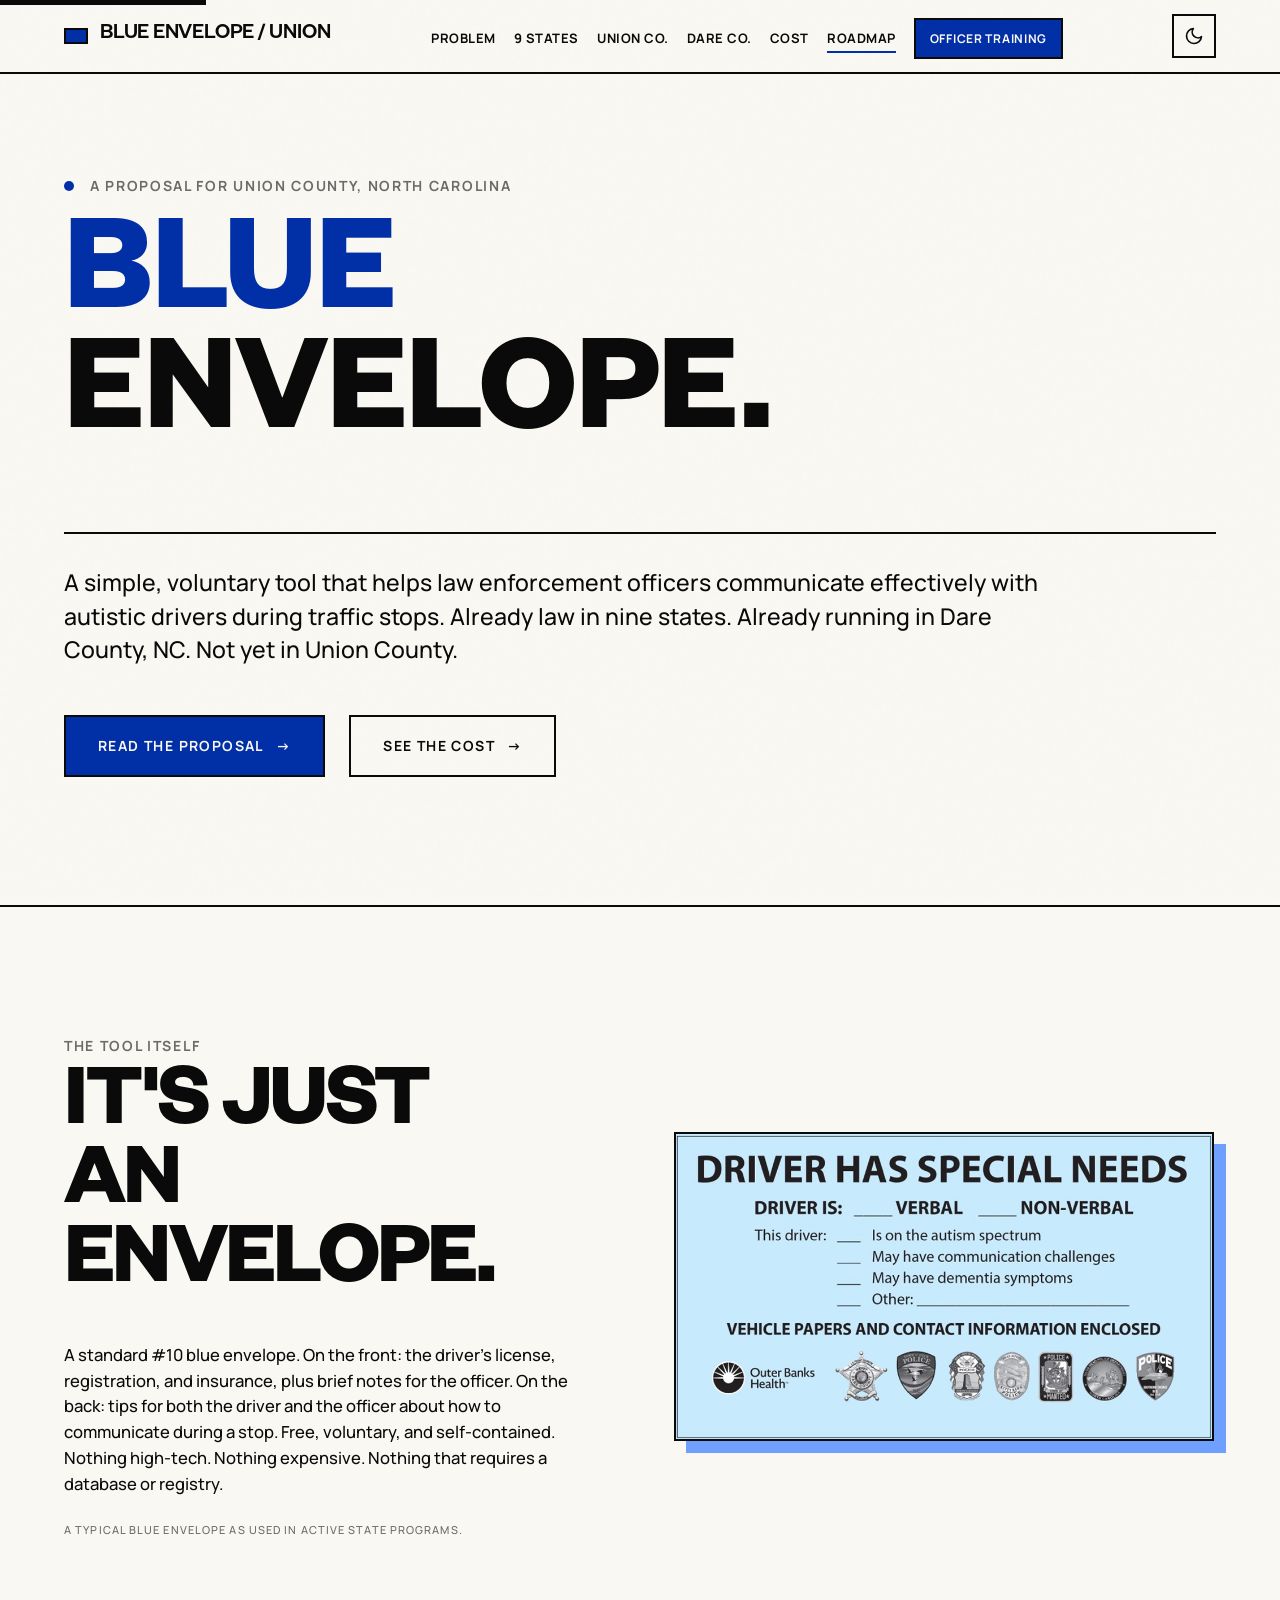
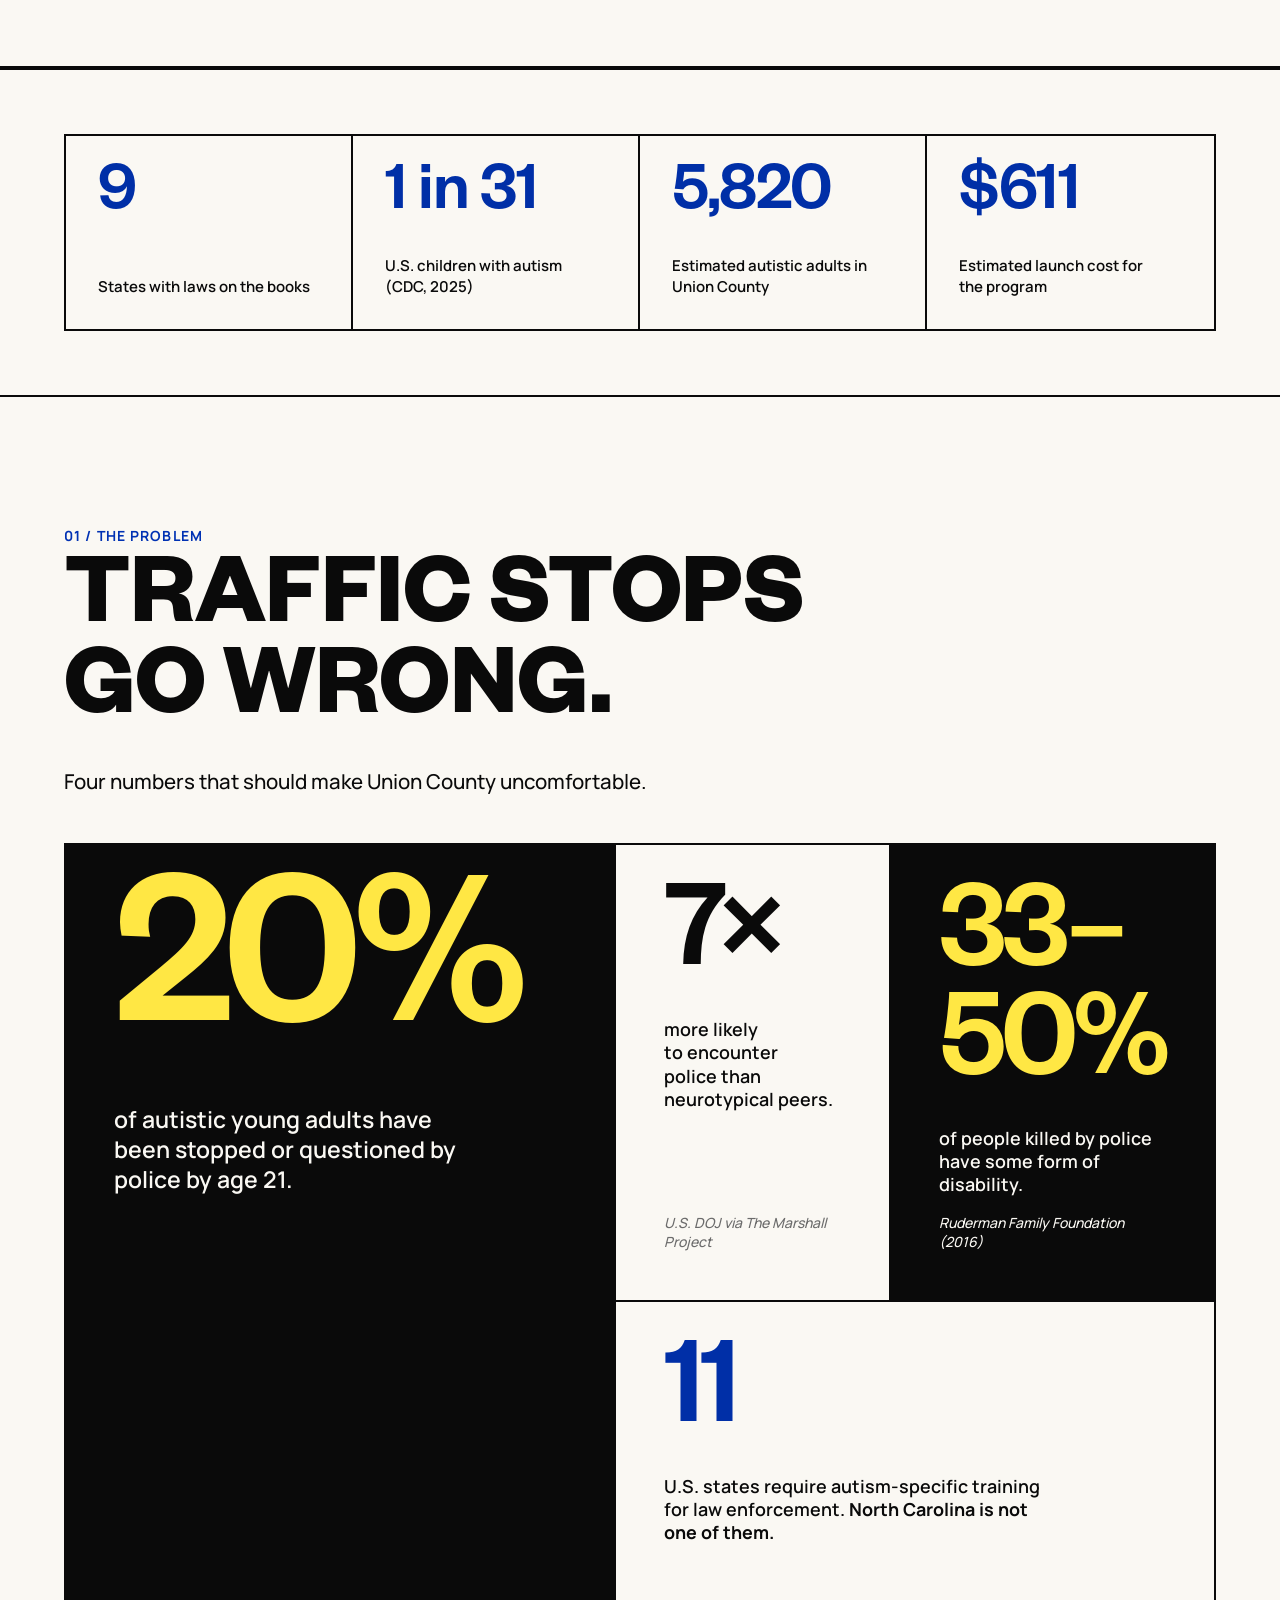
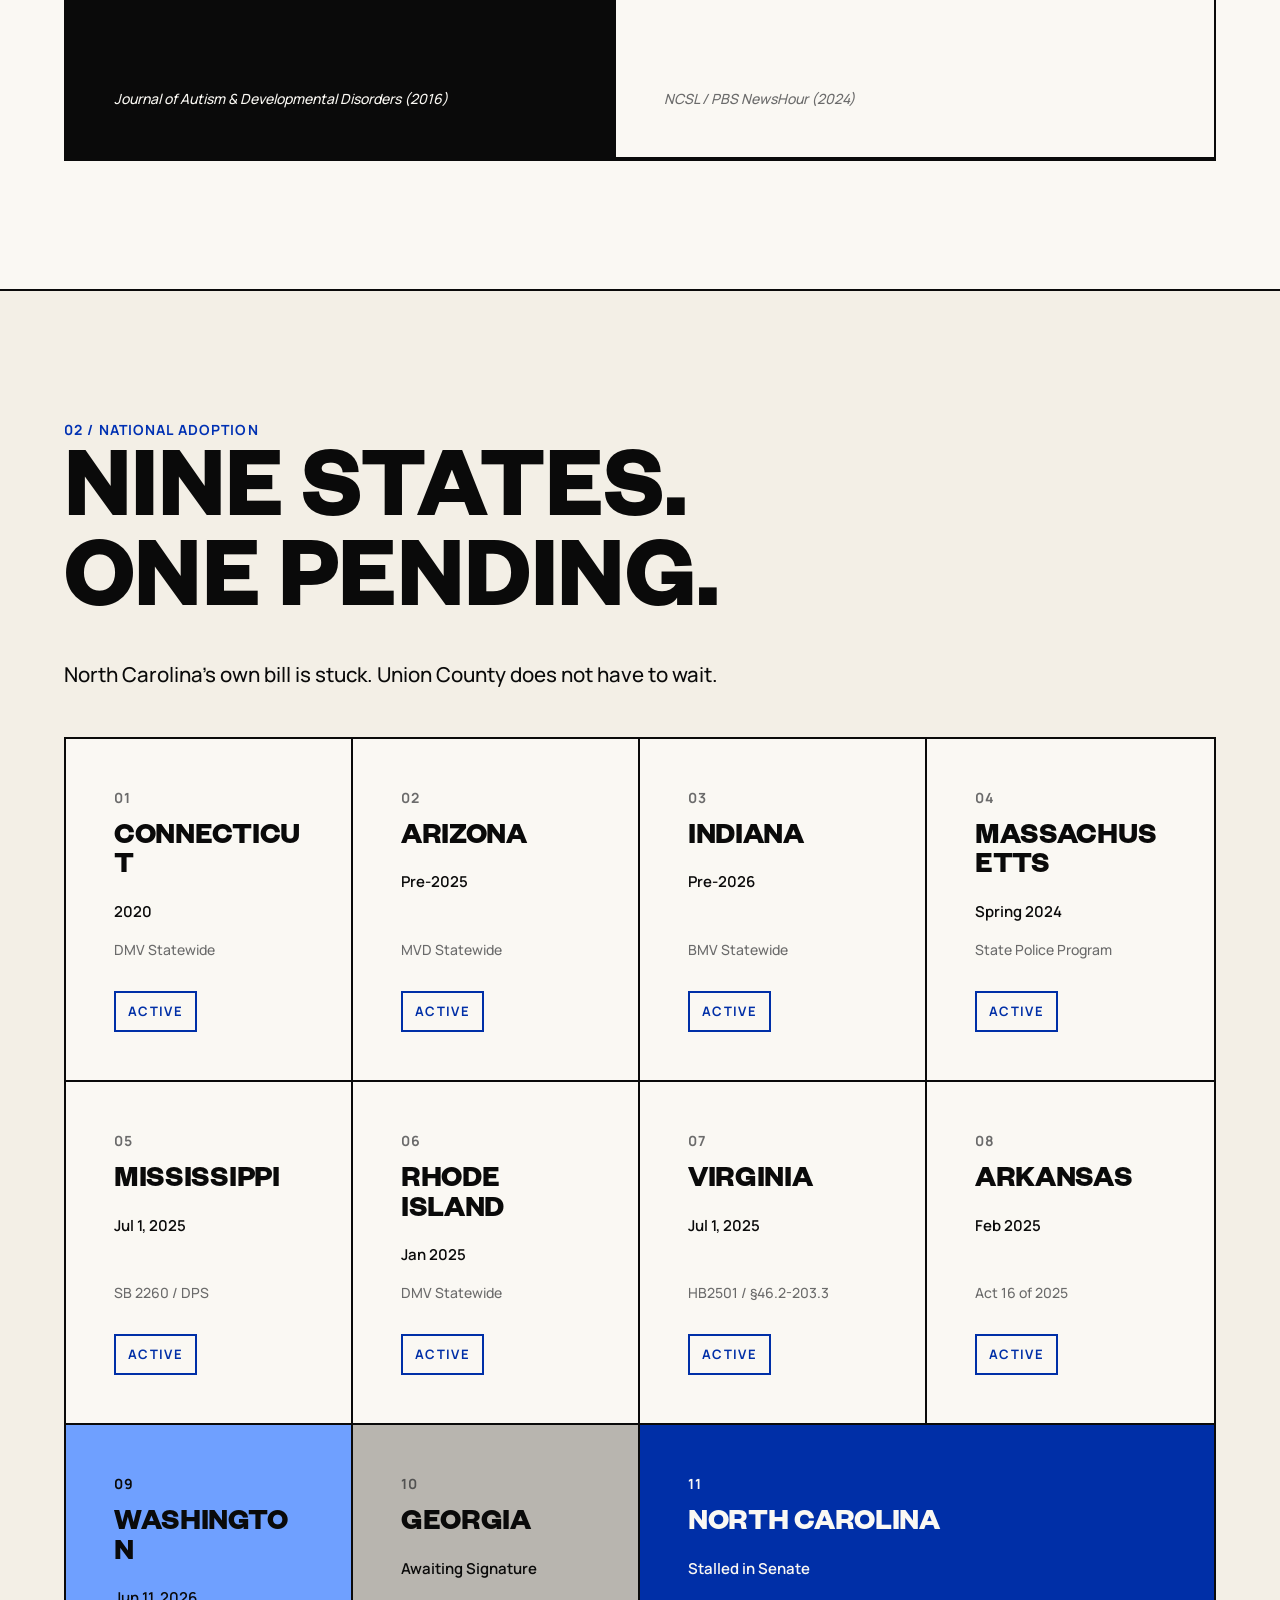
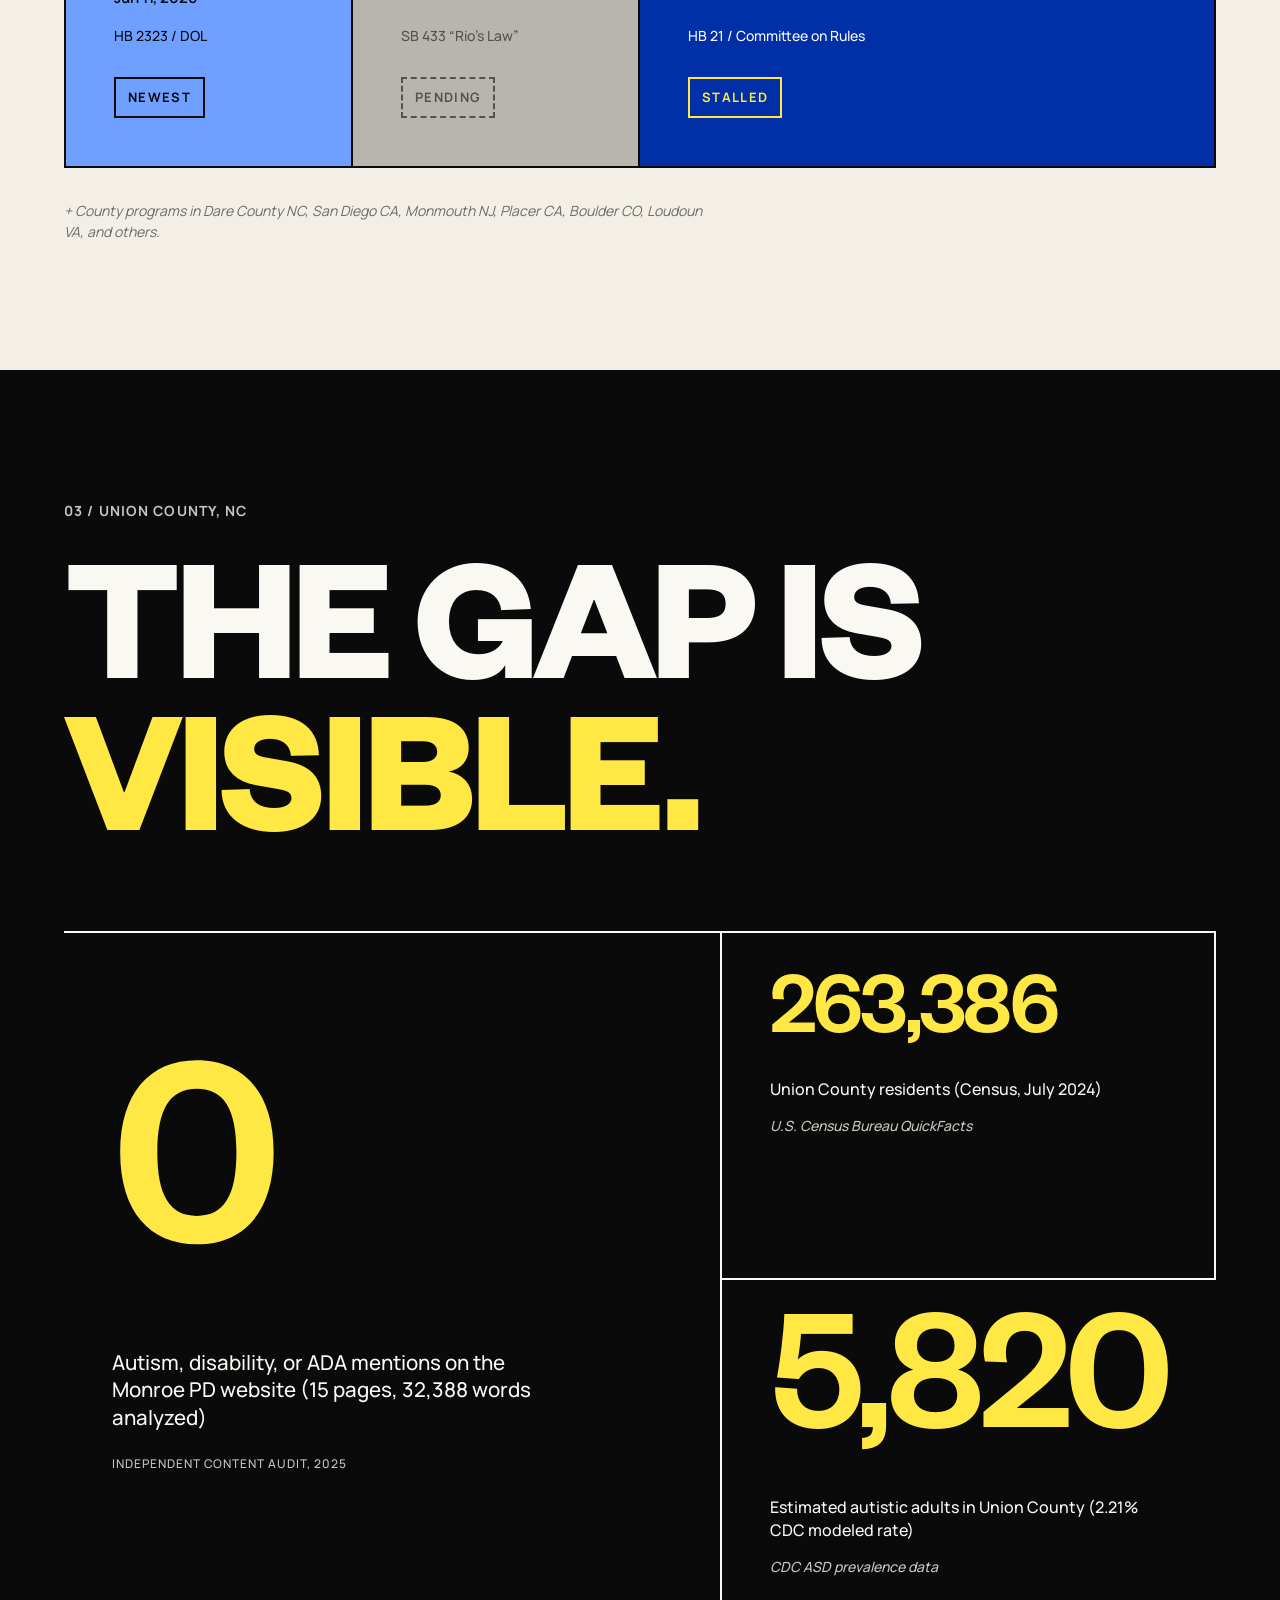
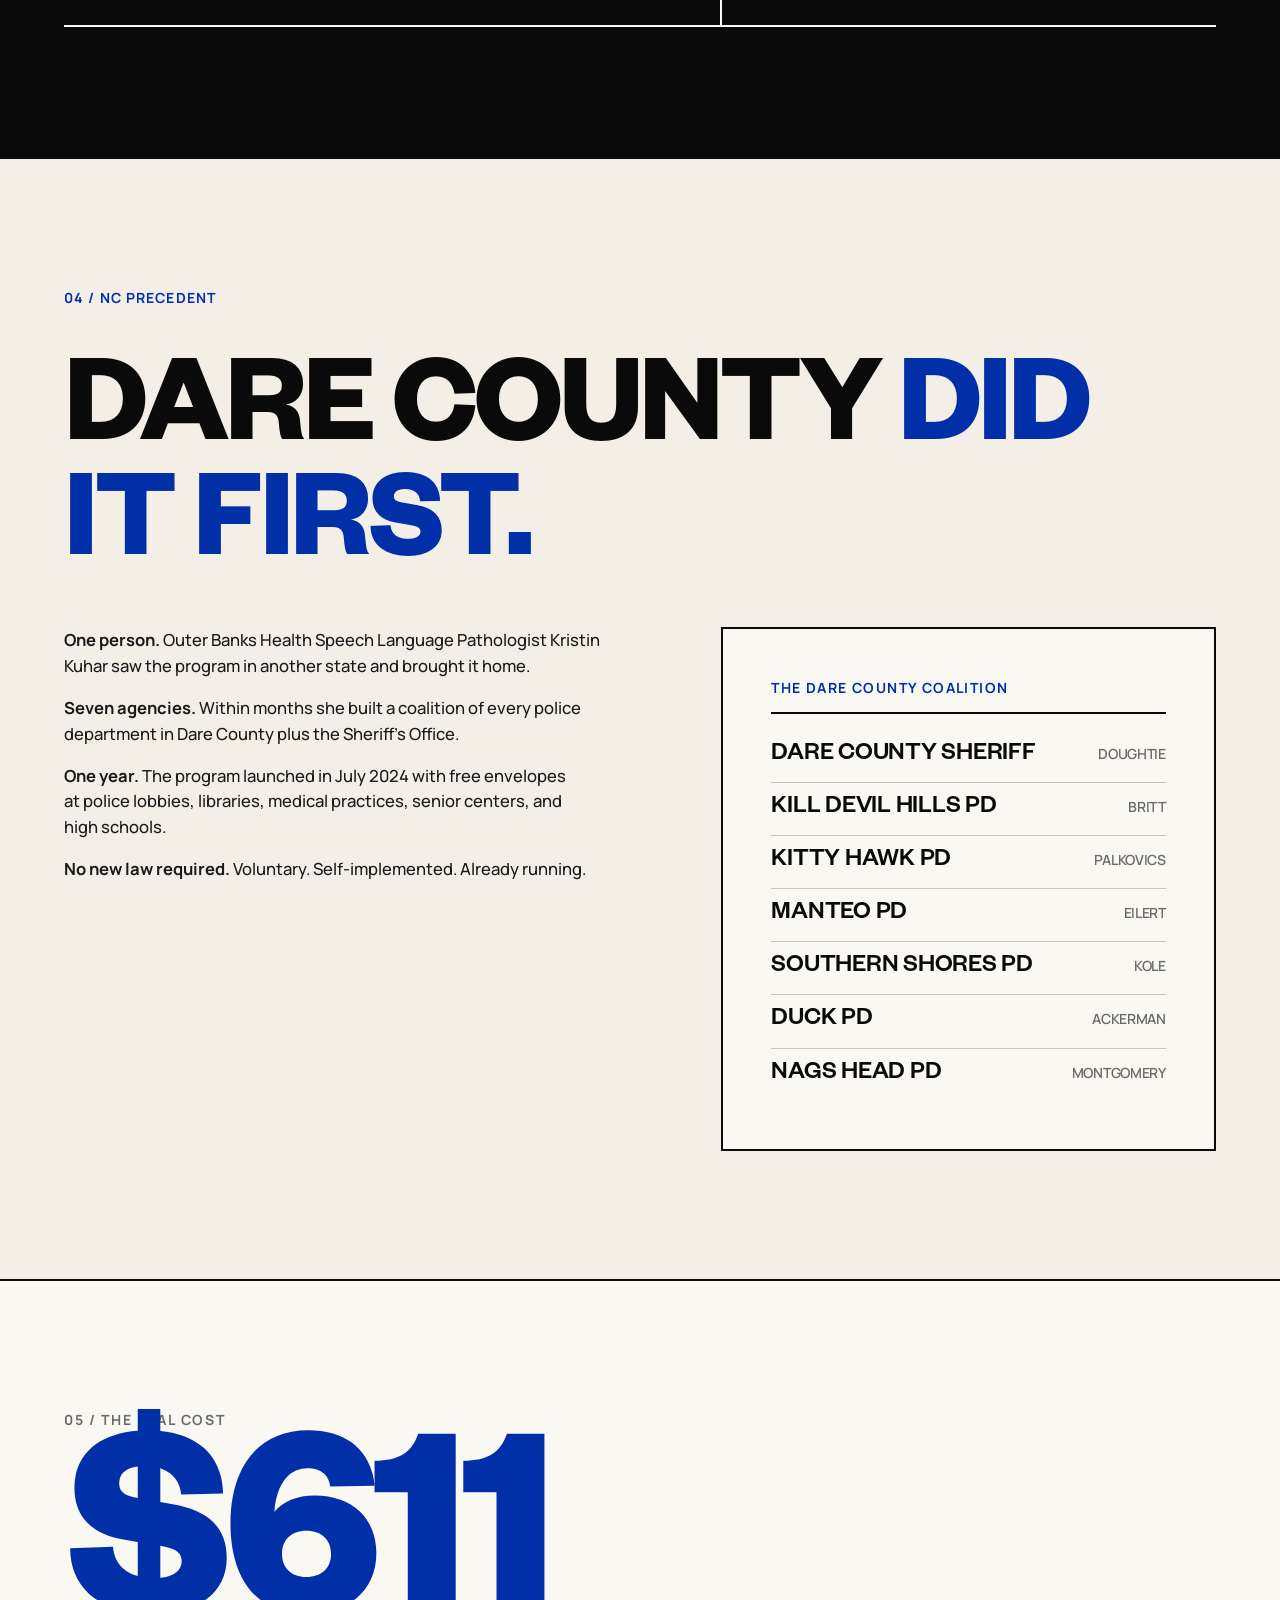
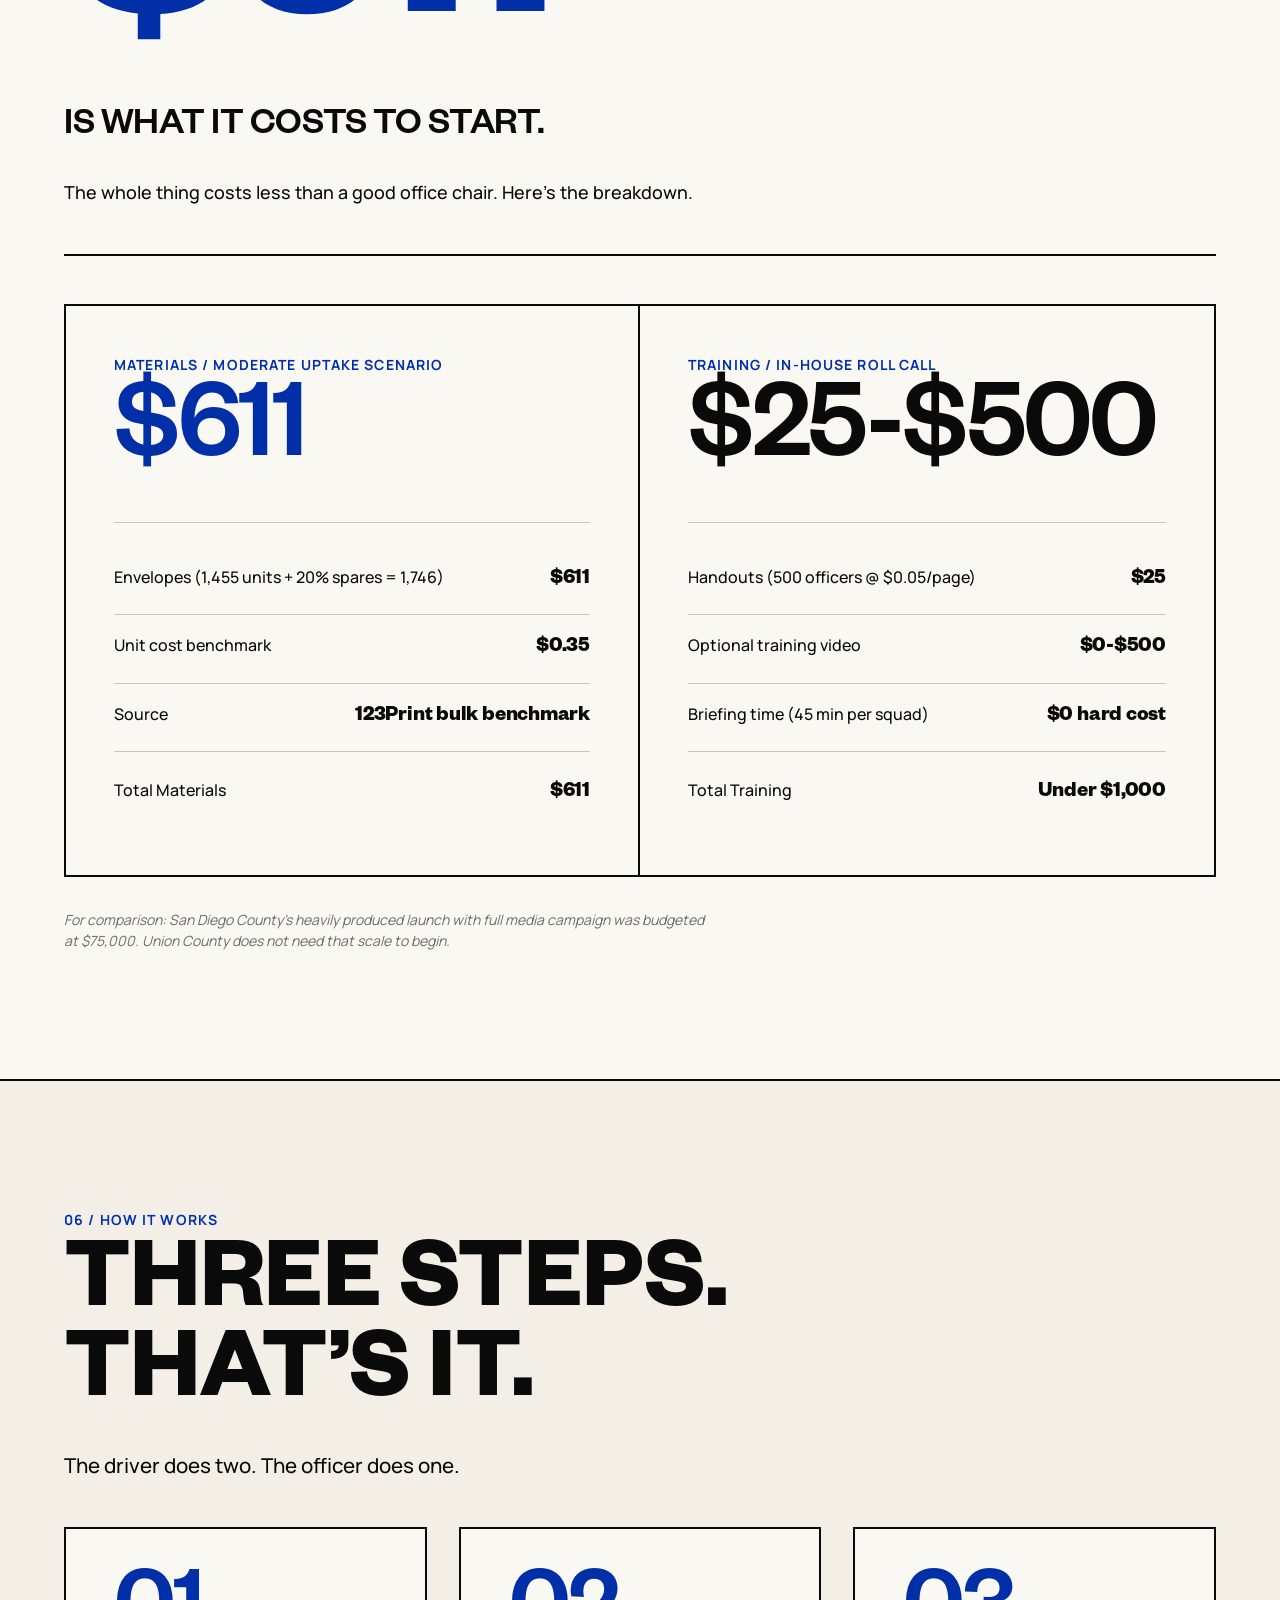
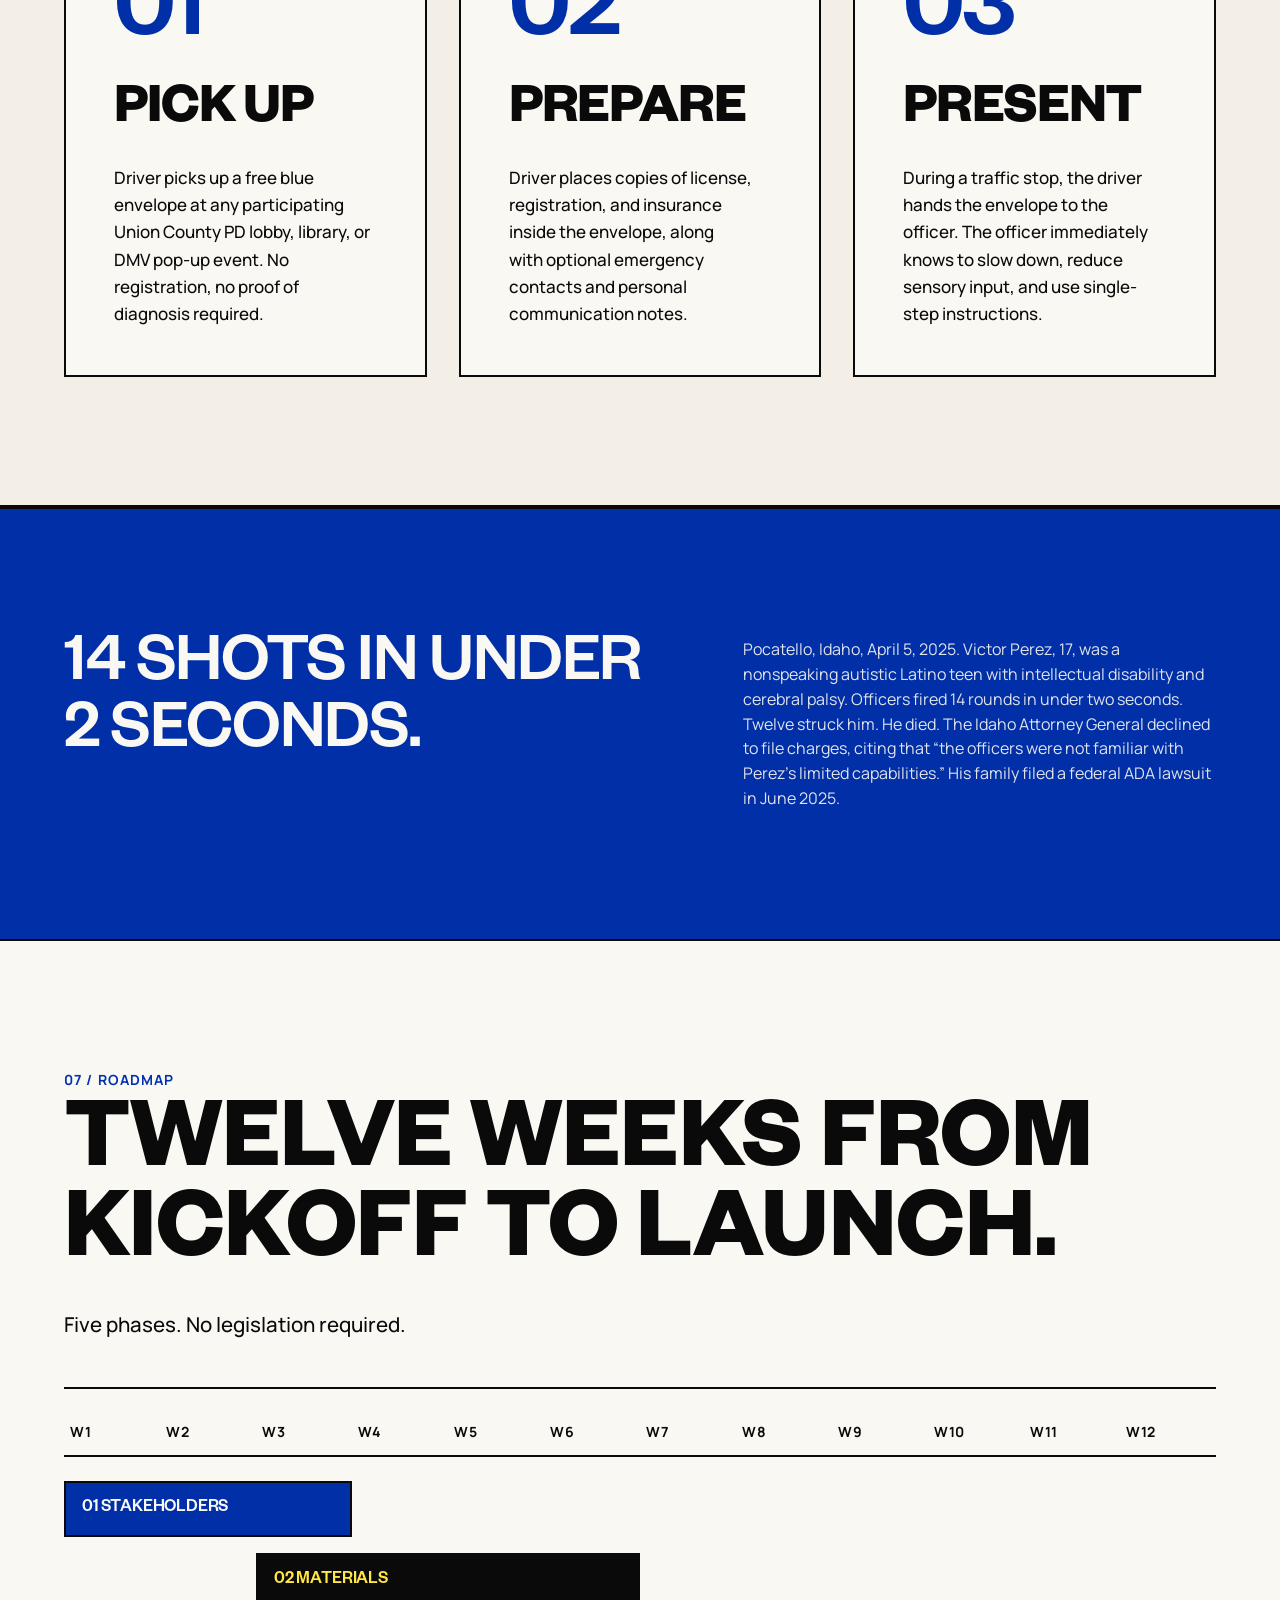
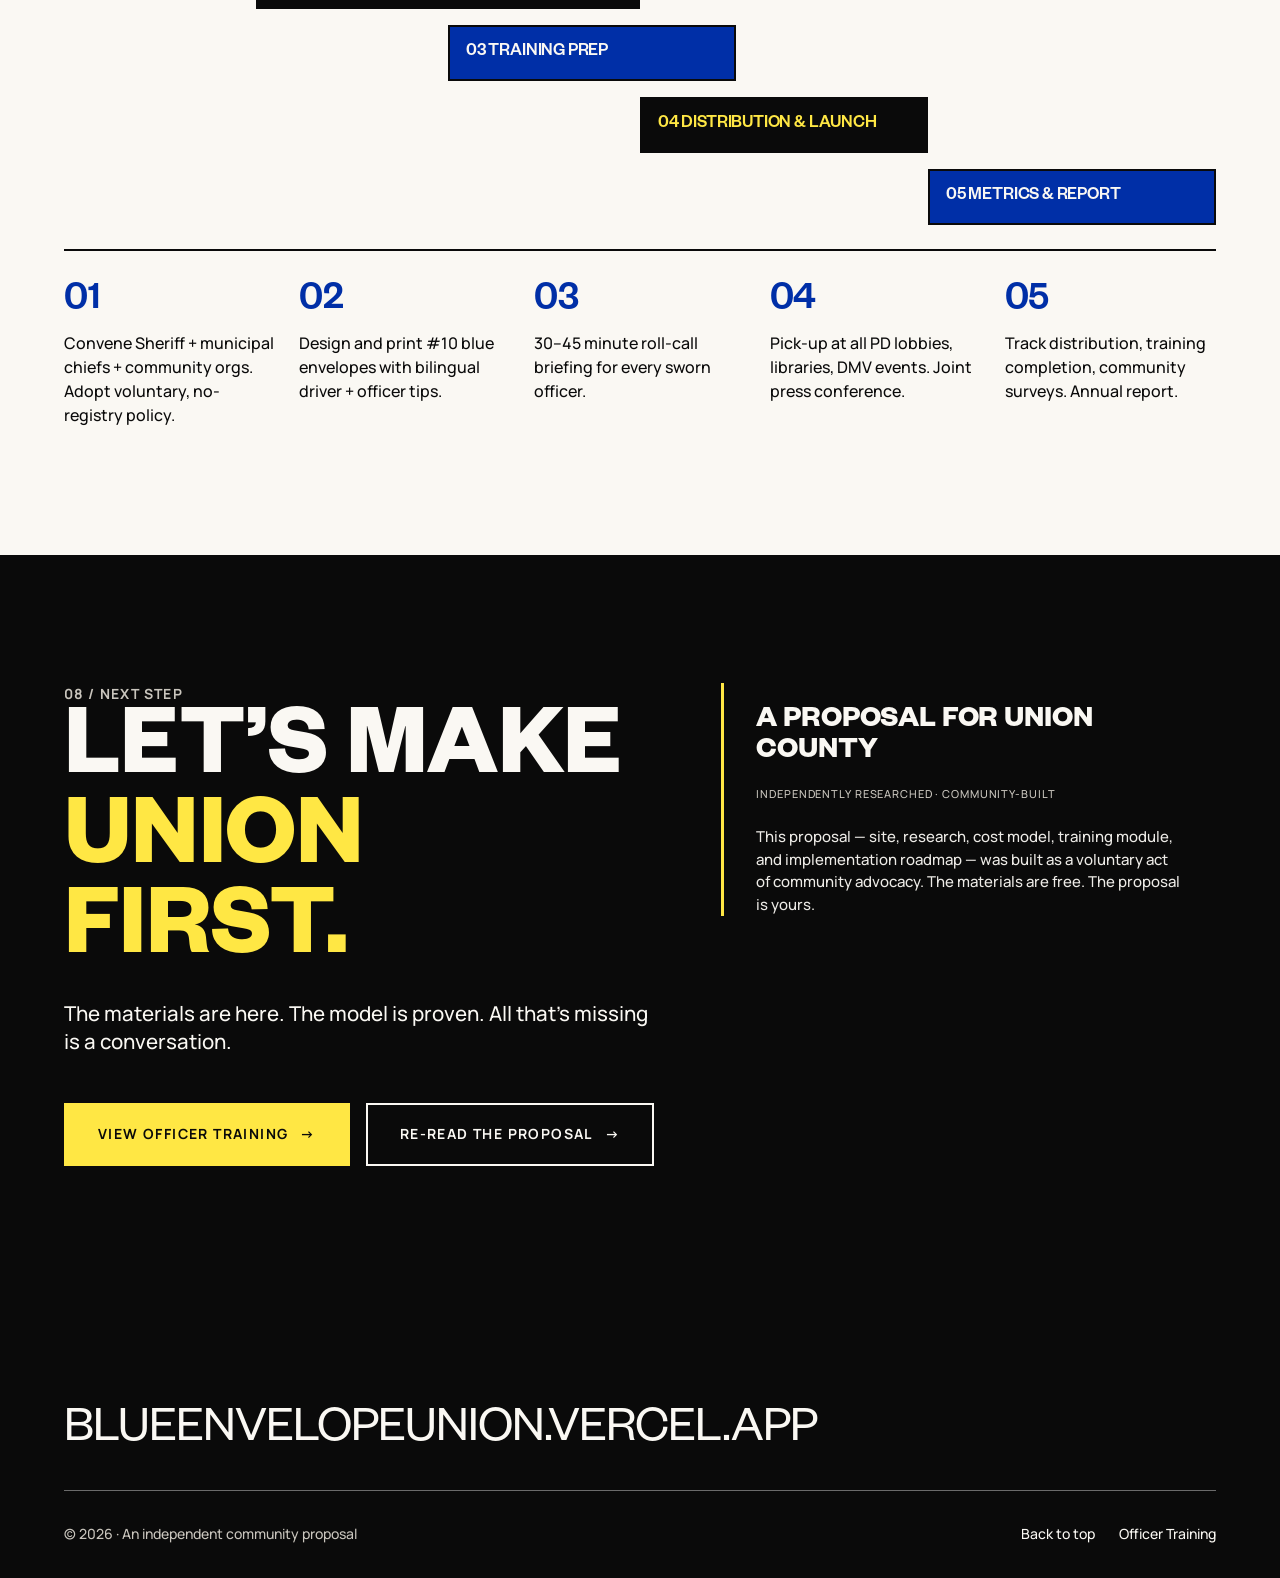
<file: website/index.html>
<!DOCTYPE html>
<html lang="en">
<head>
  <meta charset="UTF-8">
  <meta name="viewport" content="width=device-width, initial-scale=1.0">
  <title>Blue Envelope Union County — A Proposal for Safer Traffic Stops</title>
  <meta name="description" content="A community-led proposal to bring the Blue Envelope Program to Union County, NC. Helping law enforcement communicate effectively with autistic drivers during traffic stops.">
  <meta name="author" content="A Union County resident">
  <meta name="theme-color" content="#002fa7">

  <meta property="og:type" content="website">
  <meta property="og:title" content="Blue Envelope Union County — A Proposal">
  <meta property="og:description" content="Bringing the Blue Envelope Program to Union County, NC.">

  <link rel="icon" type="image/svg+xml" href="/favicon.svg">
  <link rel="apple-touch-icon" href="/apple-touch-icon.svg">

  <link rel="preconnect" href="https://fonts.googleapis.com">
  <link rel="preconnect" href="https://fonts.gstatic.com" crossorigin>
  <link href="https://fonts.googleapis.com/css2?family=Manrope:wght@400;500;600;700;800&display=swap" rel="stylesheet">

  <link rel="stylesheet" href="styles.css?v=30">

  <!-- Set theme before paint to prevent flash -->
  <script>
    (function() {
      try {
        var saved = localStorage.getItem('theme');
        if (saved === 'dark' || saved === 'light') {
          document.documentElement.setAttribute('data-theme', saved);
        }
      } catch (e) {}
    })();
  </script>
</head>
<body>
  <a href="#main" class="skip-link">Skip to main content</a>

  <div class="scroll-progress" role="progressbar" aria-label="Page scroll progress" aria-valuemin="0" aria-valuemax="100"></div>

  <header class="header" role="banner">
    <nav class="nav" aria-label="Primary">
      <a href="#main" class="logo" aria-label="Blue Envelope Union County — home">
        <span class="logo-mark" aria-hidden="true"></span>
        Blue Envelope / Union
      </a>
      <ul class="nav-menu" role="list">
        <li><a href="#problem" class="nav-link">Problem</a></li>
        <li><a href="#states" class="nav-link">9 States</a></li>
        <li><a href="#union" class="nav-link">Union Co.</a></li>
        <li><a href="#dare" class="nav-link">Dare Co.</a></li>
        <li><a href="#cost" class="nav-link">Cost</a></li>
        <li><a href="#roadmap" class="nav-link">Roadmap</a></li>
        <li><a href="training.html" class="nav-cta">Officer Training</a></li>
      </ul>
      <button class="theme-toggle" aria-label="Toggle dark mode" type="button">
        <svg class="icon-moon" viewBox="0 0 24 24" aria-hidden="true"><path d="M21 12.79A9 9 0 1 1 11.21 3 7 7 0 0 0 21 12.79z"/></svg>
        <svg class="icon-sun" viewBox="0 0 24 24" aria-hidden="true"><circle cx="12" cy="12" r="4"/><path d="M12 2v2M12 20v2M4.93 4.93l1.41 1.41M17.66 17.66l1.41 1.41M2 12h2M20 12h2M4.93 19.07l1.41-1.41M17.66 6.34l1.41-1.41"/></svg>
      </button>
      <button class="mobile-menu-toggle" aria-label="Toggle navigation menu" aria-expanded="false" aria-controls="primary-menu">
        <span aria-hidden="true"></span><span aria-hidden="true"></span><span aria-hidden="true"></span>
      </button>
    </nav>
  </header>

  <main id="main" role="main">

    <p class="framing-line">A 90-second proposal for Union County, North Carolina</p>

    <!-- HERO -->
    <section class="hero" aria-label="Introduction">
      <div class="container">
        <div class="hero-tag">
          <span class="hero-tag-dot"></span>
          <span class="eyebrow">A Proposal for Union County, North Carolina</span>
        </div>

        <h1 class="hero-title">
          <span class="blue">Blue</span>
          <span class="ink">Envelope.</span>
        </h1>

        <div class="hero-meta">
          <p class="hero-lead">
            A simple, voluntary tool that helps law enforcement officers communicate effectively with autistic drivers during traffic stops. Already law in nine states. Already running in Dare County, NC. Not yet in Union County.
          </p>
          <div class="hero-cta-group">
            <a href="#problem" class="btn btn-primary">
              Read the Proposal
              <span class="btn-arrow">&rarr;</span>
            </a>
            <a href="#cost" class="btn btn-secondary">
              See the Cost
              <span class="btn-arrow">&rarr;</span>
            </a>
          </div>
        </div>
      </div>
    </section>

    <!-- THE OBJECT -->
    <section class="object-section">
      <div class="container">
        <div class="object-grid">
          <div class="object-text">
            <div class="eyebrow object-eyebrow">The Tool Itself</div>
            <h2 class="object-headline">It's just<br>an envelope.</h2>
            <p class="object-body">A standard #10 blue envelope. On the front: the driver's license, registration, and insurance, plus brief notes for the officer. On the back: tips for both the driver and the officer about how to communicate during a stop. Free, voluntary, and self-contained. Nothing high-tech. Nothing expensive. Nothing that requires a database or registry.</p>
            <p class="object-caption">A typical Blue Envelope as used in active state programs.</p>
          </div>
          <div class="object-image">
            <img src="img/blue-envelope.jpg" alt="A blue paper envelope with white text reading 'BLUE ENVELOPE PROGRAM' and printed instructions for drivers and law enforcement officers." />
          </div>
        </div>
      </div>
    </section>

    <!-- STATS BAR -->
    <section class="stats-bar" role="region" aria-label="Key statistics at a glance">
      <div class="container">
        <div class="stats-bar-grid">
          <div class="stats-bar-item">
            <div class="stats-bar-num">9</div>
            <div class="stats-bar-label">States with laws on the books</div>
          </div>
          <div class="stats-bar-item">
            <div class="stats-bar-num">1&nbsp;in&nbsp;31</div>
            <div class="stats-bar-label">U.S. children with autism (CDC, 2025)</div>
          </div>
          <div class="stats-bar-item">
            <div class="stats-bar-num">5,820</div>
            <div class="stats-bar-label">Estimated autistic adults in Union County</div>
          </div>
          <div class="stats-bar-item">
            <div class="stats-bar-num">$611</div>
            <div class="stats-bar-label">Estimated launch cost for the program</div>
          </div>
        </div>
      </div>
    </section>

    <!-- THE PROBLEM -->
    <section id="problem" class="problem">
      <div class="container">
        <div class="section-header-flat">
          <div class="section-num">01 / The Problem</div>
          <h2 class="section-title">Traffic Stops Go Wrong.</h2>
          <p class="lead-line">Four numbers that should make Union County uncomfortable.</p>
        </div>

        <div class="problem-grid">
          <div class="stat-cell hero-stat">
            <div>
              <span class="stat-num">20%</span>
              <div class="stat-label">of autistic young adults have been stopped or questioned by police by age&nbsp;21.</div>
            </div>
            <div class="stat-source">Journal of Autism &amp; Developmental Disorders (2016)</div>
          </div>

          <div class="stat-cell">
            <div>
              <span class="stat-num">7&times;</span>
              <div class="stat-label">more likely to encounter police than neurotypical peers.</div>
            </div>
            <div class="stat-source">U.S. DOJ via The Marshall Project</div>
          </div>

          <div class="stat-cell danger-stat">
            <div>
              <span class="stat-num">33&ndash;50%</span>
              <div class="stat-label">of people killed by police have some form of disability.</div>
            </div>
            <div class="stat-source">Ruderman Family Foundation (2016)</div>
          </div>

          <div class="stat-cell wide-stat">
            <div>
              <span class="stat-num">11</span>
              <div class="stat-label">U.S. states require autism-specific training for law enforcement. <strong>North Carolina is not one of them.</strong></div>
            </div>
            <div class="stat-source">NCSL / PBS NewsHour (2024)</div>
          </div>
        </div>
      </div>
    </section>

    <!-- STATES -->
    <section id="states" class="states">
      <div class="container">
        <div class="section-header-flat">
          <div class="section-num">02 / National Adoption</div>
          <h2 class="section-title">Nine States. One Pending.</h2>
          <p class="lead-line">North Carolina&rsquo;s own bill is stuck. Union County does not have to wait.</p>
        </div>

        <div class="states-card-grid">
          <article class="state-card">
            <div class="state-card-num">01</div>
            <h3 class="state-card-name">Connecticut</h3>
            <div class="state-card-date">2020</div>
            <div class="state-card-law">DMV Statewide</div>
            <div class="state-card-status active">Active</div>
          </article>
          <article class="state-card">
            <div class="state-card-num">02</div>
            <h3 class="state-card-name">Arizona</h3>
            <div class="state-card-date">Pre-2025</div>
            <div class="state-card-law">MVD Statewide</div>
            <div class="state-card-status active">Active</div>
          </article>
          <article class="state-card">
            <div class="state-card-num">03</div>
            <h3 class="state-card-name">Indiana</h3>
            <div class="state-card-date">Pre-2026</div>
            <div class="state-card-law">BMV Statewide</div>
            <div class="state-card-status active">Active</div>
          </article>
          <article class="state-card">
            <div class="state-card-num">04</div>
            <h3 class="state-card-name">Massachusetts</h3>
            <div class="state-card-date">Spring 2024</div>
            <div class="state-card-law">State Police Program</div>
            <div class="state-card-status active">Active</div>
          </article>
          <article class="state-card">
            <div class="state-card-num">05</div>
            <h3 class="state-card-name">Mississippi</h3>
            <div class="state-card-date">Jul 1, 2025</div>
            <div class="state-card-law">SB 2260 / DPS</div>
            <div class="state-card-status active">Active</div>
          </article>
          <article class="state-card">
            <div class="state-card-num">06</div>
            <h3 class="state-card-name">Rhode Island</h3>
            <div class="state-card-date">Jan 2025</div>
            <div class="state-card-law">DMV Statewide</div>
            <div class="state-card-status active">Active</div>
          </article>
          <article class="state-card">
            <div class="state-card-num">07</div>
            <h3 class="state-card-name">Virginia</h3>
            <div class="state-card-date">Jul 1, 2025</div>
            <div class="state-card-law">HB2501 / §46.2-203.3</div>
            <div class="state-card-status active">Active</div>
          </article>
          <article class="state-card">
            <div class="state-card-num">08</div>
            <h3 class="state-card-name">Arkansas</h3>
            <div class="state-card-date">Feb 2025</div>
            <div class="state-card-law">Act 16 of 2025</div>
            <div class="state-card-status active">Active</div>
          </article>
          <article class="state-card newest">
            <div class="state-card-num">09</div>
            <h3 class="state-card-name">Washington</h3>
            <div class="state-card-date">Jun 11, 2026</div>
            <div class="state-card-law">HB 2323 / DOL</div>
            <div class="state-card-status">Newest</div>
          </article>
          <article class="state-card pending">
            <div class="state-card-num">10</div>
            <h3 class="state-card-name">Georgia</h3>
            <div class="state-card-date">Awaiting Signature</div>
            <div class="state-card-law">SB 433 &ldquo;Rio&rsquo;s Law&rdquo;</div>
            <div class="state-card-status">Pending</div>
          </article>
          <article class="state-card nc">
            <div class="state-card-num">11</div>
            <h3 class="state-card-name">North Carolina</h3>
            <div class="state-card-date">Stalled in Senate</div>
            <div class="state-card-law">HB 21 / Committee on Rules</div>
            <div class="state-card-status">Stalled</div>
          </article>
        </div>

        <p class="eyebrow footnote">+ County programs in Dare County NC, San Diego CA, Monmouth NJ, Placer CA, Boulder CO, Loudoun VA, and others.</p>
      </div>
    </section>

    <!-- UNION COUNTY -->
    <section id="union" class="union">
      <div class="container">
        <div class="section-header-flat">
          <div class="section-num">03 / Union County, NC</div>
        </div>

        <h2 class="union-headline">
          The Gap is<br>
          <span class="yellow">Visible.</span>
        </h2>

        <div class="union-grid">
          <div class="union-cell zero-cell">
            <span class="union-cell-num">0</span>
            <div class="union-cell-label">Autism, disability, or ADA mentions on the Monroe PD website (15 pages, 32,388 words analyzed)</div>
            <span class="union-cell-source">Independent content audit, 2025</span>
          </div>
          <div class="union-cell">
            <span class="union-cell-num">263,386</span>
            <div class="union-cell-label">Union County residents (Census, July 2024)</div>
            <span class="union-cell-source">U.S. Census Bureau QuickFacts</span>
          </div>
          <div class="union-cell">
            <span class="union-cell-num mega">5,820</span>
            <div class="union-cell-label">Estimated autistic adults in Union County (2.21% CDC modeled rate)</div>
            <span class="union-cell-source">CDC ASD prevalence data</span>
          </div>
        </div>
      </div>
    </section>

    <!-- DARE COUNTY PRECEDENT -->
    <section id="dare" class="dare-section">
      <div class="container">
        <div class="section-header-flat">
          <div class="section-num">04 / NC Precedent</div>
        </div>

        <h2 class="dare-overflow-title">Dare County <span class="yellow">Did It First.</span></h2>

        <div class="dare-grid">
          <div class="dare-text">
            <p><strong>One person.</strong> Outer Banks Health Speech Language Pathologist Kristin Kuhar saw the program in another state and brought it home.</p>
            <p><strong>Seven agencies.</strong> Within months she built a coalition of every police department in Dare County plus the Sheriff&rsquo;s Office.</p>
            <p><strong>One year.</strong> The program launched in July 2024 with free envelopes at police lobbies, libraries, medical practices, senior centers, and high schools.</p>
            <p><strong>No new law required.</strong> Voluntary. Self-implemented. Already running.</p>
          </div>

          <div class="dare-agencies">
            <div class="dare-agencies-header">The Dare County Coalition</div>
            <ul>
              <li>Dare County Sheriff <span class="role">Doughtie</span></li>
              <li>Kill Devil Hills PD <span class="role">Britt</span></li>
              <li>Kitty Hawk PD <span class="role">Palkovics</span></li>
              <li>Manteo PD <span class="role">Eilert</span></li>
              <li>Southern Shores PD <span class="role">Kole</span></li>
              <li>Duck PD <span class="role">Ackerman</span></li>
              <li>Nags Head PD <span class="role">Montgomery</span></li>
            </ul>
          </div>
        </div>
      </div>
    </section>

    <!-- COST -->
    <section id="cost" class="cost">
      <div class="container">
        <div class="cost-mega-block">
          <span class="eyebrow">05 / The Real Cost</span>
          <h2 class="mega-num">$611</h2>
          <div class="mega-sub">is what it costs to start.</div>
          <p class="lead-line">The whole thing costs less than a good office chair. Here&rsquo;s the breakdown.</p>
        </div>

        <div class="cost-grid">
          <div class="cost-cell" data-animate>
            <span class="cost-cell-eyebrow">Materials / Moderate Uptake Scenario</span>
            <span class="cost-cell-num blue">$611</span>
            <ul class="cost-breakdown">
              <li><span class="label">Envelopes (1,455 units + 20% spares = 1,746)</span><span class="amount">$611</span></li>
              <li><span class="label">Unit cost benchmark</span><span class="amount">$0.35</span></li>
              <li><span class="label">Source</span><span class="amount">123Print bulk benchmark</span></li>
              <li><span class="label">Total Materials</span><span class="amount">$611</span></li>
            </ul>
          </div>
          <div class="cost-cell" data-animate data-animate-delay="1">
            <span class="cost-cell-eyebrow">Training / In-House Roll Call</span>
            <span class="cost-cell-num ink">$25-$500</span>
            <ul class="cost-breakdown">
              <li><span class="label">Handouts (500 officers @ $0.05/page)</span><span class="amount">$25</span></li>
              <li><span class="label">Optional training video</span><span class="amount">$0-$500</span></li>
              <li><span class="label">Briefing time (45 min per squad)</span><span class="amount">$0 hard cost</span></li>
              <li><span class="label">Total Training</span><span class="amount">Under $1,000</span></li>
            </ul>
          </div>
        </div>

        <p class="eyebrow footnote">For comparison: San Diego County&rsquo;s heavily produced launch with full media campaign was budgeted at $75,000. Union County does not need that scale to begin.</p>
      </div>
    </section>

    <!-- HOW IT WORKS -->
    <section id="how" class="how">
      <div class="container">
        <div class="section-header-flat">
          <div class="section-num">06 / How It Works</div>
          <h2 class="section-title">Three Steps. That&rsquo;s It.</h2>
          <p class="lead-line">The driver does two. The officer does one.</p>
        </div>

        <div class="how-grid">
          <div class="how-step" data-animate>
            <span class="how-step-num">01</span>
            <h3 class="how-step-title">Pick Up</h3>
            <p class="how-step-body">Driver picks up a free blue envelope at any participating Union County PD lobby, library, or DMV pop-up event. No registration, no proof of diagnosis required.</p>
          </div>
          <div class="how-step" data-animate data-animate-delay="1">
            <span class="how-step-num">02</span>
            <h3 class="how-step-title">Prepare</h3>
            <p class="how-step-body">Driver places copies of license, registration, and insurance inside the envelope, along with optional emergency contacts and personal communication notes.</p>
          </div>
          <div class="how-step" data-animate data-animate-delay="2">
            <span class="how-step-num">03</span>
            <h3 class="how-step-title">Present</h3>
            <p class="how-step-body">During a traffic stop, the driver hands the envelope to the officer. The officer immediately knows to slow down, reduce sensory input, and use single-step instructions.</p>
          </div>
        </div>
      </div>
    </section>

    <!-- PULL QUOTE — VICTOR PEREZ -->
    <section class="pullquote">
      <div class="container">
        <div data-animate>
          <p class="pullquote-text">
            14 shots in under 2 seconds.
          </p>
          <span class="pullquote-attribution">
            Pocatello, Idaho, April 5, 2025. Victor Perez, 17, was a nonspeaking autistic Latino teen with intellectual disability and cerebral palsy. Officers fired 14 rounds in under two seconds. Twelve struck him. He died. The Idaho Attorney General declined to file charges, citing that &ldquo;the officers were not familiar with Perez&rsquo;s limited capabilities.&rdquo; His family filed a federal ADA lawsuit in June 2025.
          </span>
        </div>
      </div>
    </section>

    <!-- ROADMAP -->
    <section id="roadmap" class="roadmap">
      <div class="container">
        <div class="section-header-flat">
          <div class="section-num">07 / Roadmap</div>
          <h2 class="section-title">Twelve Weeks From Kickoff To Launch.</h2>
          <p class="lead-line">Five phases. No legislation required.</p>
        </div>

        <div class="roadmap-timeline">
          <div class="roadmap-axis">
            <span>W1</span><span>W2</span><span>W3</span><span>W4</span><span>W5</span><span>W6</span><span>W7</span><span>W8</span><span>W9</span><span>W10</span><span>W11</span><span>W12</span>
          </div>

          <div class="roadmap-bars">
            <div class="roadmap-bar-row">
              <div class="roadmap-bar phase-1">
                <div class="bar-title">01 Stakeholders</div>
              </div>
            </div>
            <div class="roadmap-bar-row">
              <div class="roadmap-bar phase-2">
                <div class="bar-title">02 Materials</div>
              </div>
            </div>
            <div class="roadmap-bar-row">
              <div class="roadmap-bar phase-3">
                <div class="bar-title">03 Training Prep</div>
              </div>
            </div>
            <div class="roadmap-bar-row">
              <div class="roadmap-bar phase-4">
                <div class="bar-title">04 Distribution &amp; Launch</div>
              </div>
            </div>
            <div class="roadmap-bar-row">
              <div class="roadmap-bar phase-5">
                <div class="bar-title">05 Metrics &amp; Report</div>
              </div>
            </div>
          </div>

          <div class="roadmap-captions">
            <div class="roadmap-caption">
              <span class="cap-num">01</span>
              Convene Sheriff + municipal chiefs + community orgs. Adopt voluntary, no-registry policy.
            </div>
            <div class="roadmap-caption">
              <span class="cap-num">02</span>
              Design and print #10 blue envelopes with bilingual driver + officer tips.
            </div>
            <div class="roadmap-caption">
              <span class="cap-num">03</span>
              30&ndash;45 minute roll-call briefing for every sworn officer.
            </div>
            <div class="roadmap-caption">
              <span class="cap-num">04</span>
              Pick-up at all PD lobbies, libraries, DMV events. Joint press conference.
            </div>
            <div class="roadmap-caption">
              <span class="cap-num">05</span>
              Track distribution, training completion, community surveys. Annual report.
            </div>
          </div>
        </div>
      </div>
    </section>

    <!-- CTA -->
    <section class="cta-block">
      <div class="container">
        <div class="section-header-flat">
          <div class="cta-block__main">
            <div class="section-num">08 / Next Step</div>
            <h2 class="section-title">Let&rsquo;s Make <span class="yellow">Union First.</span></h2>
            <p class="lead-line">The materials are here. The model is proven. All that&rsquo;s missing is a conversation.</p>
            <div class="cta-buttons">
              <a href="training.html" class="btn btn-primary">
                View Officer Training
                <span class="btn-arrow">&rarr;</span>
              </a>
              <a href="#problem" class="btn btn-secondary">
                Re-Read the Proposal
                <span class="btn-arrow">&rarr;</span>
              </a>
            </div>
          </div>
          <aside class="cta-block__author">
            <div class="cta-block__author-name">A proposal for Union County</div>
            <span class="cta-block__author-meta">Independently researched &middot; Community-built</span>
            <p class="cta-block__author-body">
              This proposal &mdash; site, research, cost model, training module, and implementation roadmap &mdash; was built as a voluntary act of community advocacy. The materials are free. The proposal is yours.
            </p>
          </aside>
        </div>
      </div>
    </section>

  </main>

  <footer class="footer-dark" role="contentinfo">
    <div class="container">
      <span class="footer-dark-url">blueenvelopeunion.vercel.app</span>
      <div class="footer-dark-meta">
        <span>&copy; 2026 &middot; An independent community proposal</span>
        <div class="links">
          <a href="#main">Back to top</a>
          <a href="training.html">Officer Training</a>
        </div>
      </div>
    </div>
  </footer>

  <script src="script.js?v=12"></script>
</body>
</html>
</file>
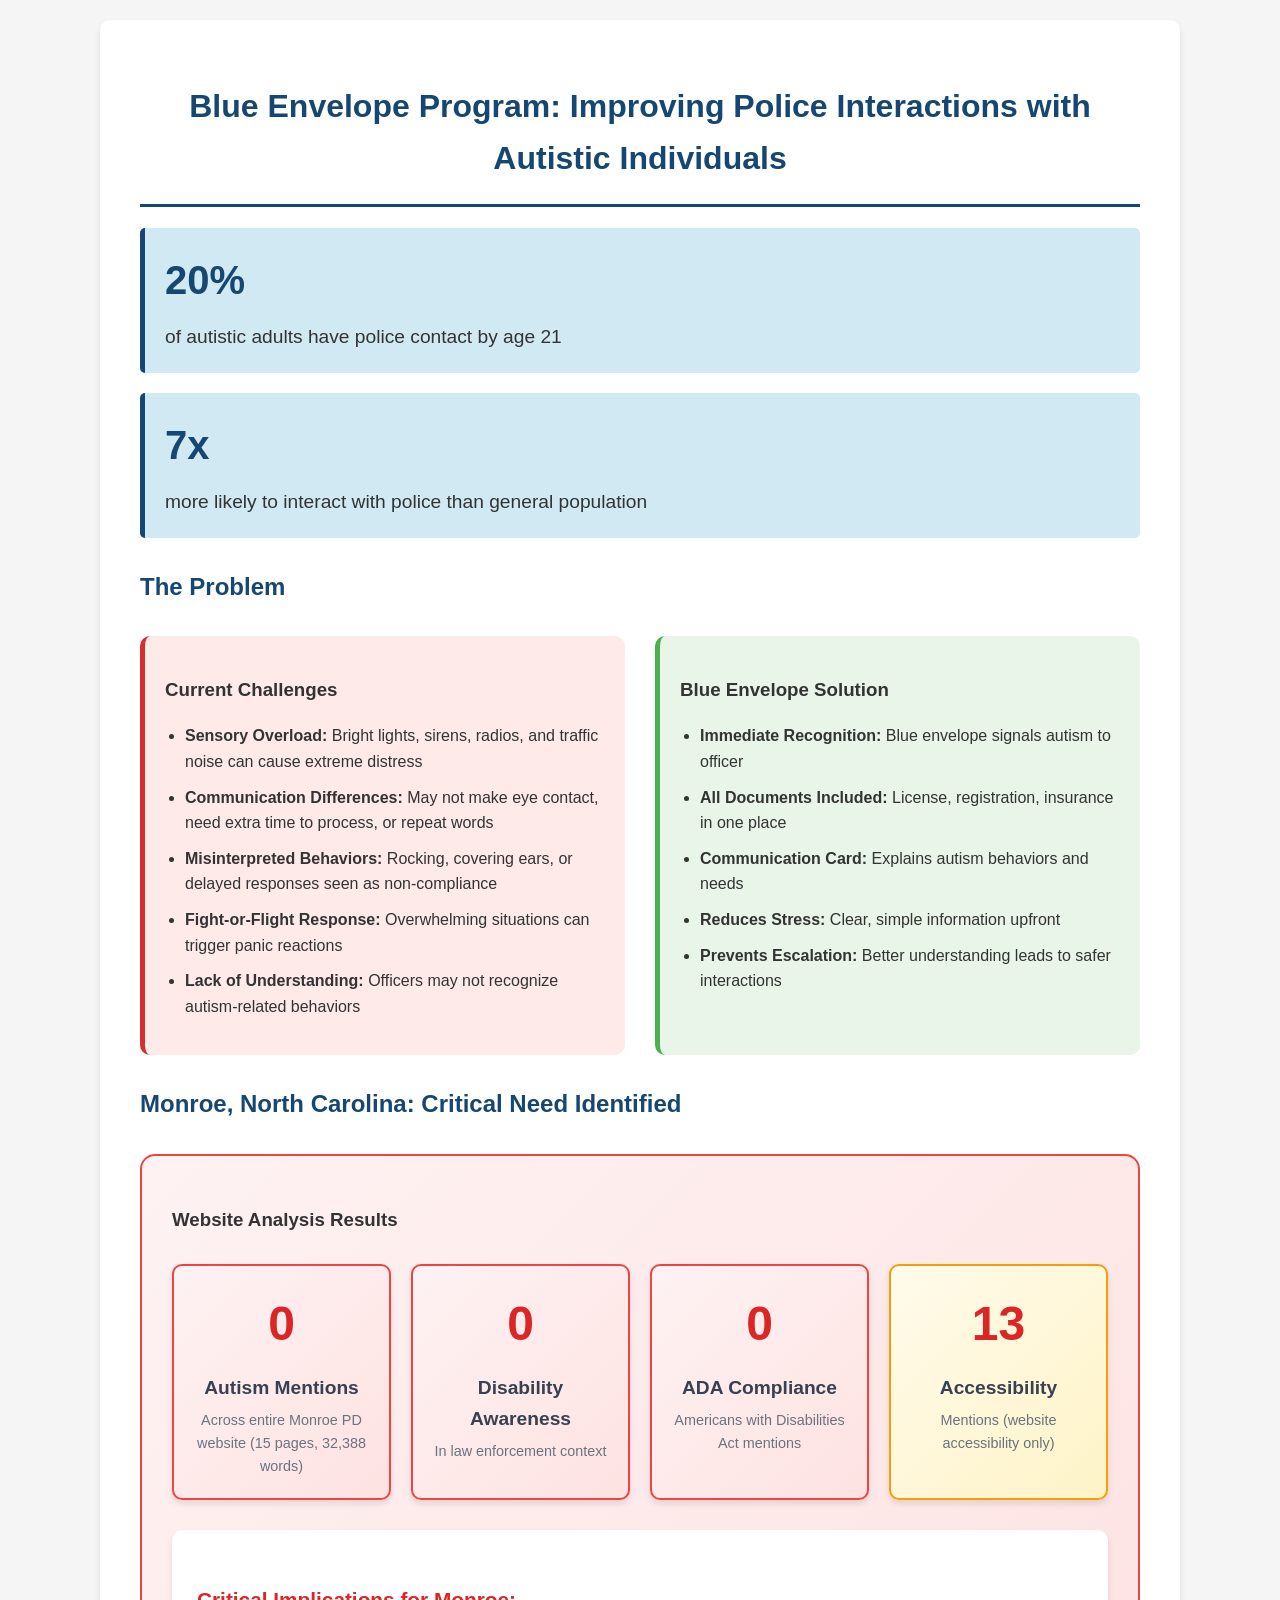
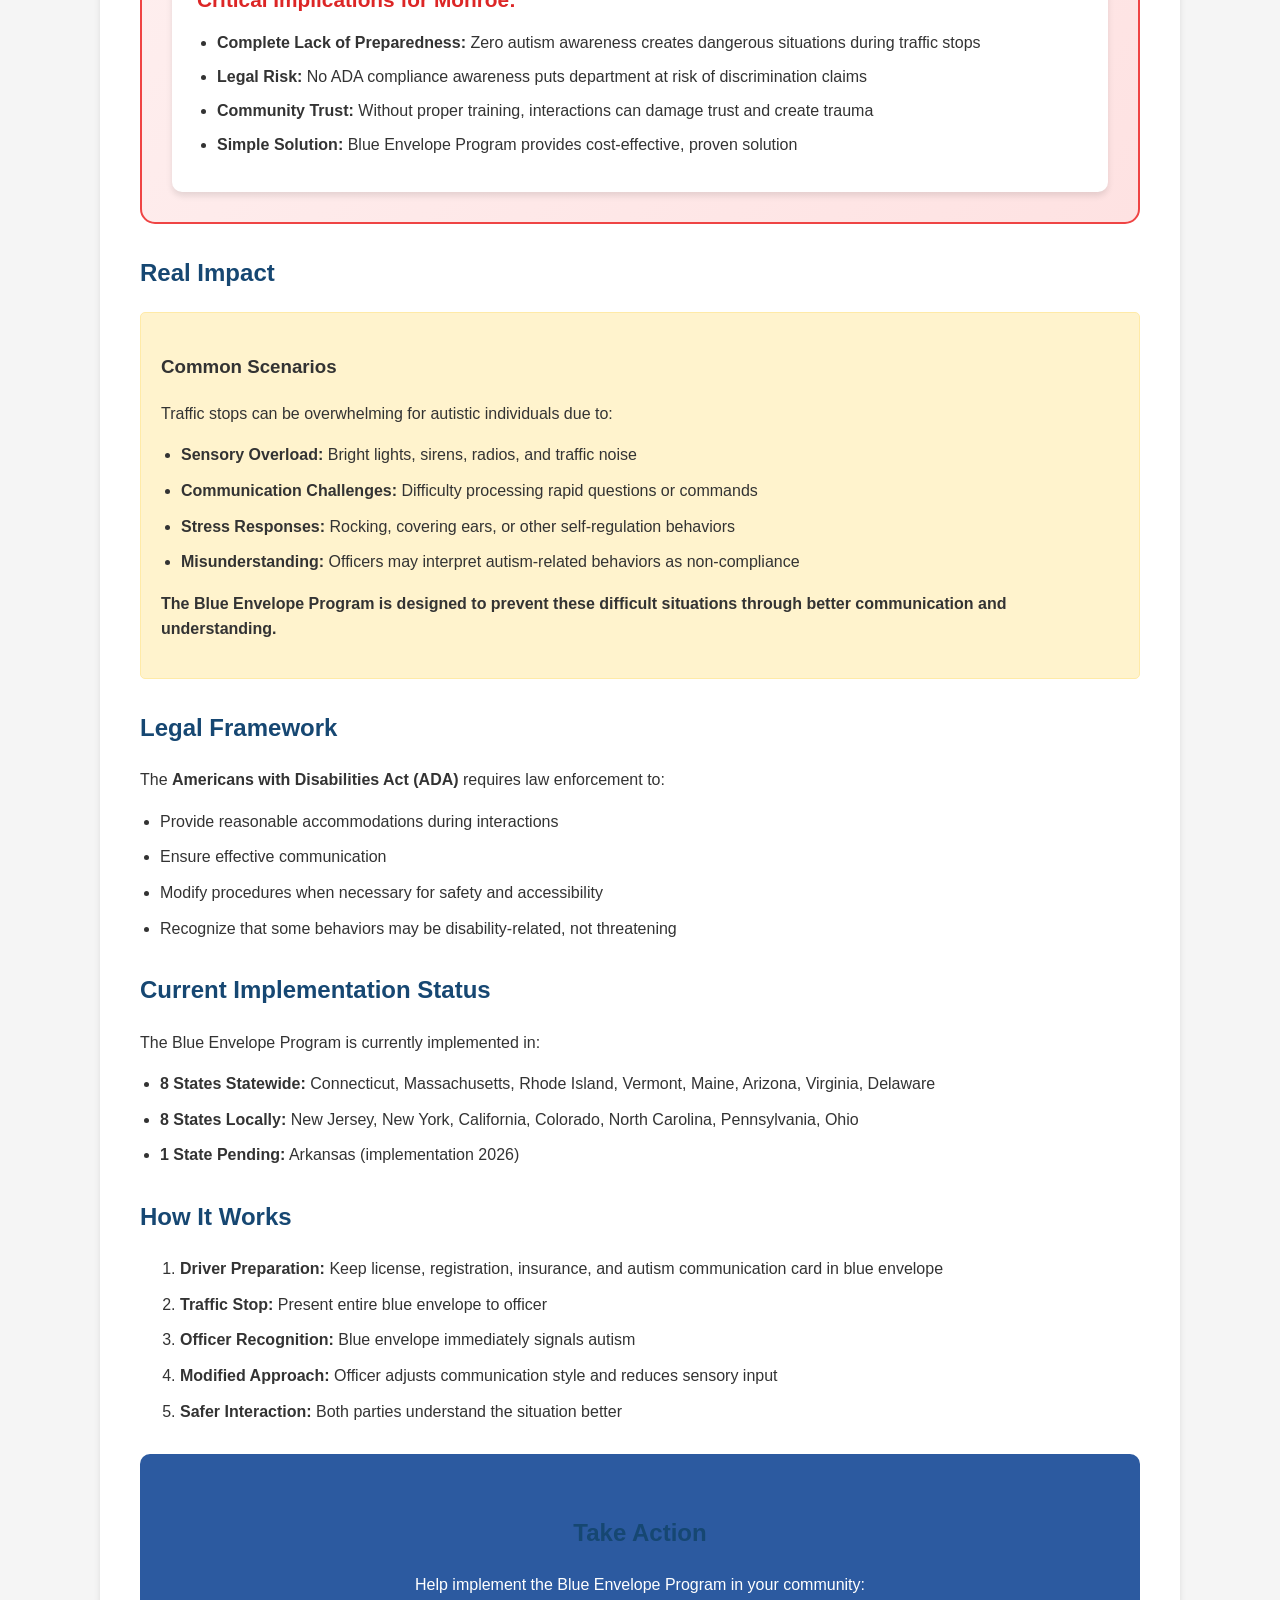
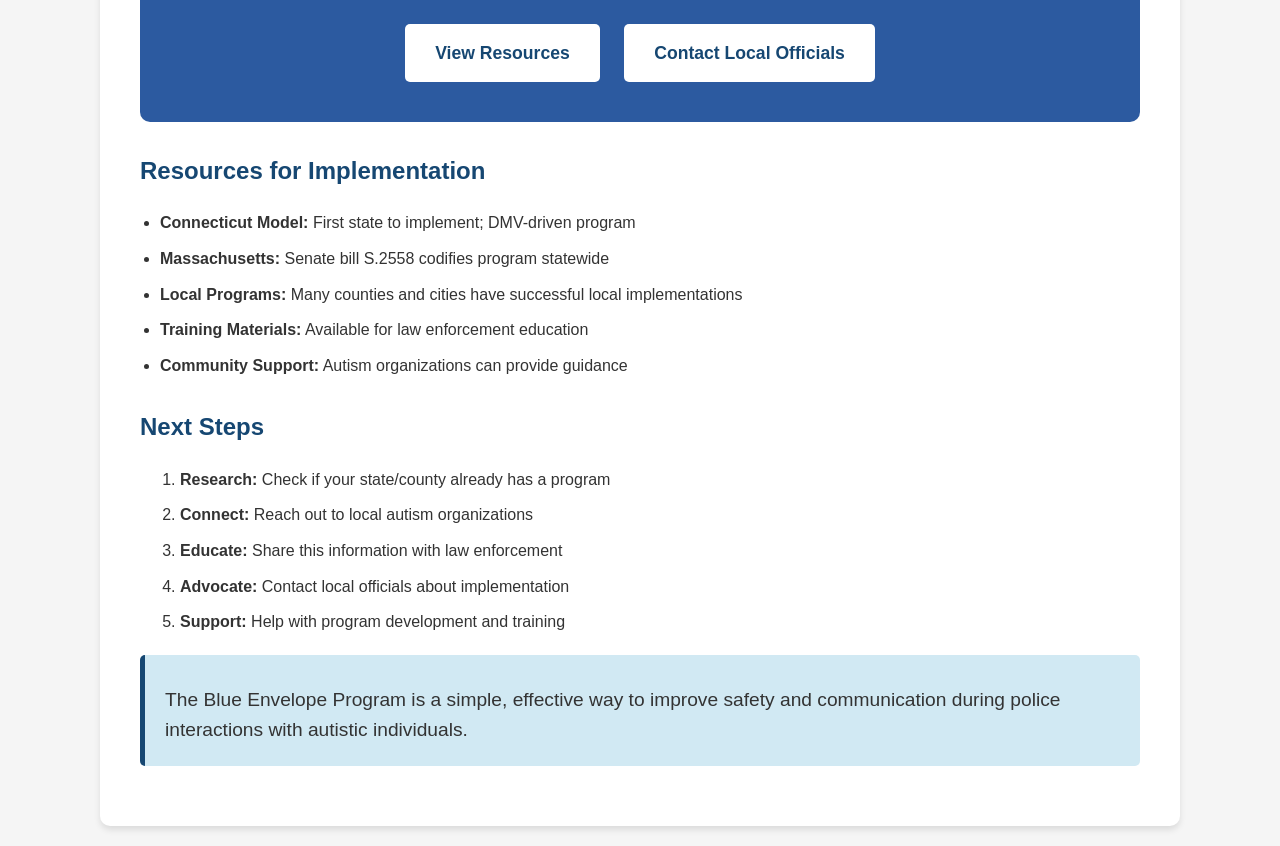
<file: advocacy_tool.html>
<!DOCTYPE html>
<html lang="en">
<head>
    <meta charset="UTF-8">
    <meta name="viewport" content="width=device-width, initial-scale=1.0">
    <title>Blue Envelope Program - Law Enforcement Education</title>
    <style>
        body {
            font-family: 'Segoe UI', Tahoma, Geneva, Verdana, sans-serif;
            line-height: 1.6;
            margin: 0;
            padding: 20px;
            background-color: #f5f5f5;
            color: #333;
        }
        .container {
            max-width: 1000px;
            margin: 0 auto;
            background: white;
            padding: 40px;
            border-radius: 10px;
            box-shadow: 0 4px 6px rgba(0,0,0,0.1);
        }
        h1 {
            color: #164772;
            text-align: center;
            border-bottom: 3px solid #164772;
            padding-bottom: 20px;
        }
        h2 {
            color: #164772;
            margin-top: 30px;
        }
        .stat-box {
            background: #d1e9f3;
            border-left: 5px solid #164772;
            padding: 20px;
            margin: 20px 0;
            border-radius: 5px;
        }
        .stat-number {
            font-size: 2.5em;
            font-weight: bold;
            color: #164772;
        }
        .stat-text {
            font-size: 1.2em;
            margin-top: 10px;
        }
        .problem-solution {
            display: grid;
            grid-template-columns: 1fr 1fr;
            gap: 30px;
            margin: 30px 0;
        }
        .problem, .solution {
            padding: 20px;
            border-radius: 10px;
        }
        .problem {
            background: #ffeaea;
            border-left: 5px solid #d32f2f;
        }
        .solution {
            background: #e8f5e8;
            border-left: 5px solid #4caf50;
        }
        .case-study {
            background: #fff3cd;
            border: 1px solid #ffeaa7;
            padding: 20px;
            margin: 20px 0;
            border-radius: 5px;
        }
        .call-to-action {
            background: #2c5aa0;
            color: white;
            padding: 30px;
            text-align: center;
            border-radius: 10px;
            margin: 30px 0;
        }
        .cta-button {
            background: white;
            color: #164772;
            padding: 15px 30px;
            border: none;
            border-radius: 5px;
            font-size: 1.1em;
            font-weight: bold;
            cursor: pointer;
            text-decoration: none;
            display: inline-block;
            margin: 10px;
        }
        ul {
            padding-left: 20px;
        }
        li {
            margin: 10px 0;
        }
        
        /* Monroe Analysis Styles */
        .monroe-analysis {
            background: linear-gradient(135deg, #fef2f2 0%, #fee2e2 100%);
            border: 2px solid #ef4444;
            border-radius: 15px;
            padding: 30px;
            margin: 30px 0;
        }
        
        .monroe-findings {
            display: grid;
            grid-template-columns: repeat(4, 1fr);
            gap: 20px;
            margin: 30px 0;
        }
        
        .finding {
            background: white;
            border-radius: 10px;
            padding: 20px;
            text-align: center;
            box-shadow: 0 4px 6px rgba(0,0,0,0.1);
            border: 2px solid transparent;
        }
        
        .finding.critical {
            border-color: #ef4444;
            background: linear-gradient(135deg, #fef2f2 0%, #fee2e2 100%);
        }
        
        .finding.limited {
            border-color: #f59e0b;
            background: linear-gradient(135deg, #fffbeb 0%, #fef3c7 100%);
        }
        
        .finding-number {
            font-size: 3em;
            font-weight: bold;
            color: #dc2626;
            margin-bottom: 10px;
        }
        
        .finding-label {
            font-size: 1.2em;
            font-weight: 600;
            color: #374151;
            margin-bottom: 5px;
        }
        
        .finding-desc {
            font-size: 0.9em;
            color: #6b7280;
        }
        
        .monroe-impact {
            background: white;
            border-radius: 10px;
            padding: 25px;
            margin-top: 20px;
            box-shadow: 0 4px 6px rgba(0,0,0,0.1);
        }
        
        .monroe-impact h4 {
            color: #dc2626;
            font-size: 1.3em;
            margin-bottom: 15px;
        }
        
        .monroe-impact ul {
            margin: 0;
            padding-left: 20px;
        }
        
        .monroe-impact li {
            margin-bottom: 10px;
            line-height: 1.5;
        }
        .highlight {
            background: #fff3cd;
            padding: 2px 5px;
            border-radius: 3px;
        }
    </style>
</head>
<body>
    <div class="container">
        <h1>Blue Envelope Program: Improving Police Interactions with Autistic Individuals</h1>
        
        <div class="stat-box">
            <div class="stat-number">20%</div>
            <div class="stat-text">of autistic adults have police contact by age 21</div>
        </div>

        <div class="stat-box">
            <div class="stat-number">7x</div>
            <div class="stat-text">more likely to interact with police than general population</div>
        </div>

        <h2>The Problem</h2>
        <div class="problem-solution">
            <div class="problem">
                <h3>Current Challenges</h3>
                <ul>
                    <li><strong>Sensory Overload:</strong> Bright lights, sirens, radios, and traffic noise can cause extreme distress</li>
                    <li><strong>Communication Differences:</strong> May not make eye contact, need extra time to process, or repeat words</li>
                    <li><strong>Misinterpreted Behaviors:</strong> Rocking, covering ears, or delayed responses seen as non-compliance</li>
                    <li><strong>Fight-or-Flight Response:</strong> Overwhelming situations can trigger panic reactions</li>
                    <li><strong>Lack of Understanding:</strong> Officers may not recognize autism-related behaviors</li>
                </ul>
            </div>
            <div class="solution">
                <h3>Blue Envelope Solution</h3>
                <ul>
                    <li><strong>Immediate Recognition:</strong> Blue envelope signals autism to officer</li>
                    <li><strong>All Documents Included:</strong> License, registration, insurance in one place</li>
                    <li><strong>Communication Card:</strong> Explains autism behaviors and needs</li>
                    <li><strong>Reduces Stress:</strong> Clear, simple information upfront</li>
                    <li><strong>Prevents Escalation:</strong> Better understanding leads to safer interactions</li>
                </ul>
            </div>
        </div>

        <h2>Monroe, North Carolina: Critical Need Identified</h2>
        <div class="monroe-analysis">
            <h3>Website Analysis Results</h3>
            <div class="monroe-findings">
                <div class="finding critical">
                    <div class="finding-number">0</div>
                    <div class="finding-label">Autism Mentions</div>
                    <div class="finding-desc">Across entire Monroe PD website (15 pages, 32,388 words)</div>
                </div>
                <div class="finding critical">
                    <div class="finding-number">0</div>
                    <div class="finding-label">Disability Awareness</div>
                    <div class="finding-desc">In law enforcement context</div>
                </div>
                <div class="finding critical">
                    <div class="finding-number">0</div>
                    <div class="finding-label">ADA Compliance</div>
                    <div class="finding-desc">Americans with Disabilities Act mentions</div>
                </div>
                <div class="finding limited">
                    <div class="finding-number">13</div>
                    <div class="finding-label">Accessibility</div>
                    <div class="finding-desc">Mentions (website accessibility only)</div>
                </div>
            </div>
            <div class="monroe-impact">
                <h4>Critical Implications for Monroe:</h4>
                <ul>
                    <li><strong>Complete Lack of Preparedness:</strong> Zero autism awareness creates dangerous situations during traffic stops</li>
                    <li><strong>Legal Risk:</strong> No ADA compliance awareness puts department at risk of discrimination claims</li>
                    <li><strong>Community Trust:</strong> Without proper training, interactions can damage trust and create trauma</li>
                    <li><strong>Simple Solution:</strong> Blue Envelope Program provides cost-effective, proven solution</li>
                </ul>
            </div>
        </div>

        <h2>Real Impact</h2>
        <div class="case-study">
            <h3>Common Scenarios</h3>
            <p>Traffic stops can be overwhelming for autistic individuals due to:</p>
            <ul>
                <li><strong>Sensory Overload:</strong> Bright lights, sirens, radios, and traffic noise</li>
                <li><strong>Communication Challenges:</strong> Difficulty processing rapid questions or commands</li>
                <li><strong>Stress Responses:</strong> Rocking, covering ears, or other self-regulation behaviors</li>
                <li><strong>Misunderstanding:</strong> Officers may interpret autism-related behaviors as non-compliance</li>
            </ul>
            <p><strong>The Blue Envelope Program is designed to prevent these difficult situations through better communication and understanding.</strong></p>
        </div>

        <h2>Legal Framework</h2>
        <p>The <strong>Americans with Disabilities Act (ADA)</strong> requires law enforcement to:</p>
        <ul>
            <li>Provide reasonable accommodations during interactions</li>
            <li>Ensure effective communication</li>
            <li>Modify procedures when necessary for safety and accessibility</li>
            <li>Recognize that some behaviors may be disability-related, not threatening</li>
        </ul>

        <h2>Current Implementation Status</h2>
        <p>The Blue Envelope Program is currently implemented in:</p>
        <ul>
            <li><strong>8 States Statewide:</strong> Connecticut, Massachusetts, Rhode Island, Vermont, Maine, Arizona, Virginia, Delaware</li>
            <li><strong>8 States Locally:</strong> New Jersey, New York, California, Colorado, North Carolina, Pennsylvania, Ohio</li>
            <li><strong>1 State Pending:</strong> Arkansas (implementation 2026)</li>
        </ul>

        <h2>How It Works</h2>
        <ol>
            <li><strong>Driver Preparation:</strong> Keep license, registration, insurance, and autism communication card in blue envelope</li>
            <li><strong>Traffic Stop:</strong> Present entire blue envelope to officer</li>
            <li><strong>Officer Recognition:</strong> Blue envelope immediately signals autism</li>
            <li><strong>Modified Approach:</strong> Officer adjusts communication style and reduces sensory input</li>
            <li><strong>Safer Interaction:</strong> Both parties understand the situation better</li>
        </ol>

        <div class="call-to-action">
            <h2>Take Action</h2>
            <p>Help implement the Blue Envelope Program in your community:</p>
            <a href="#resources" class="cta-button">View Resources</a>
            <a href="#contact" class="cta-button">Contact Local Officials</a>
        </div>

        <h2>Resources for Implementation</h2>
        <ul>
            <li><strong>Connecticut Model:</strong> First state to implement; DMV-driven program</li>
            <li><strong>Massachusetts:</strong> Senate bill S.2558 codifies program statewide</li>
            <li><strong>Local Programs:</strong> Many counties and cities have successful local implementations</li>
            <li><strong>Training Materials:</strong> Available for law enforcement education</li>
            <li><strong>Community Support:</strong> Autism organizations can provide guidance</li>
        </ul>

        <h2>Next Steps</h2>
        <ol>
            <li><strong>Research:</strong> Check if your state/county already has a program</li>
            <li><strong>Connect:</strong> Reach out to local autism organizations</li>
            <li><strong>Educate:</strong> Share this information with law enforcement</li>
            <li><strong>Advocate:</strong> Contact local officials about implementation</li>
            <li><strong>Support:</strong> Help with program development and training</li>
        </ol>

        <div class="stat-box">
            <div class="stat-text">The Blue Envelope Program is a simple, effective way to improve safety and communication during police interactions with autistic individuals.</div>
        </div>
    </div>
</body>
</html>
</file>
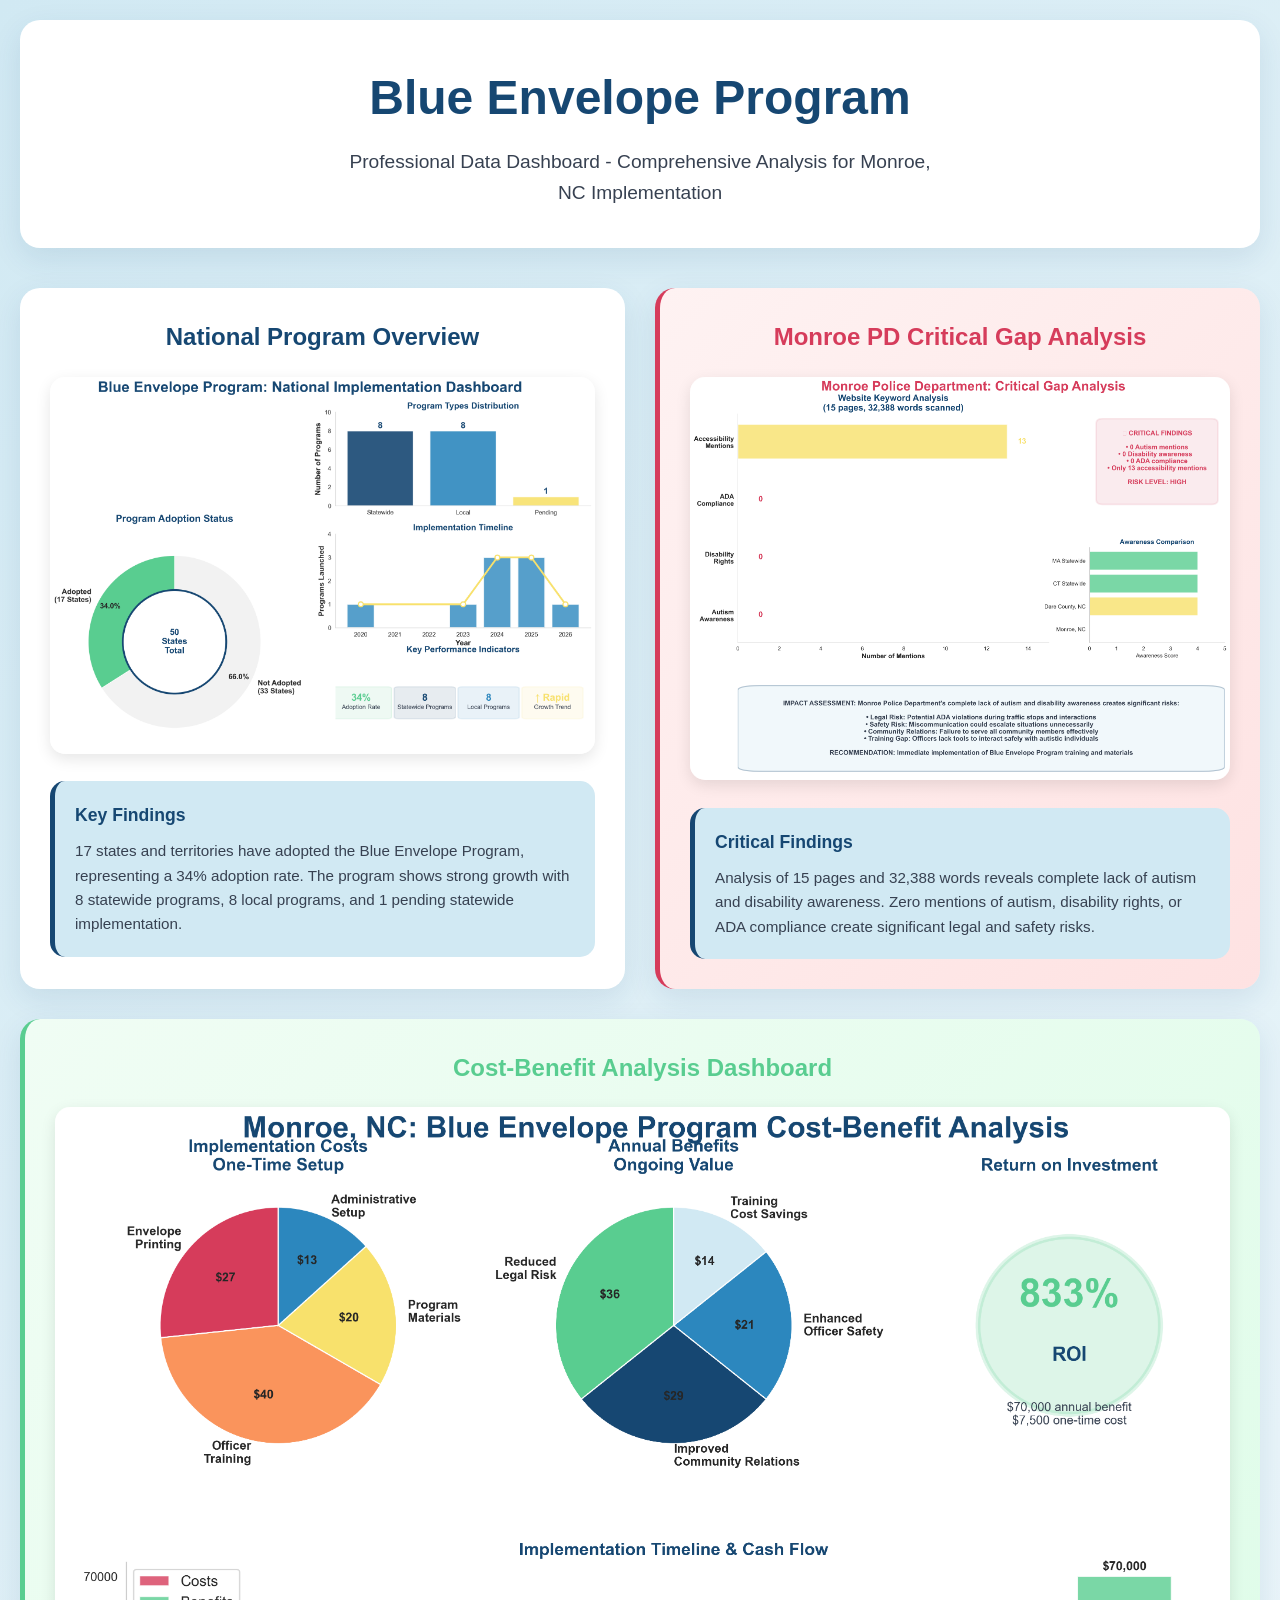
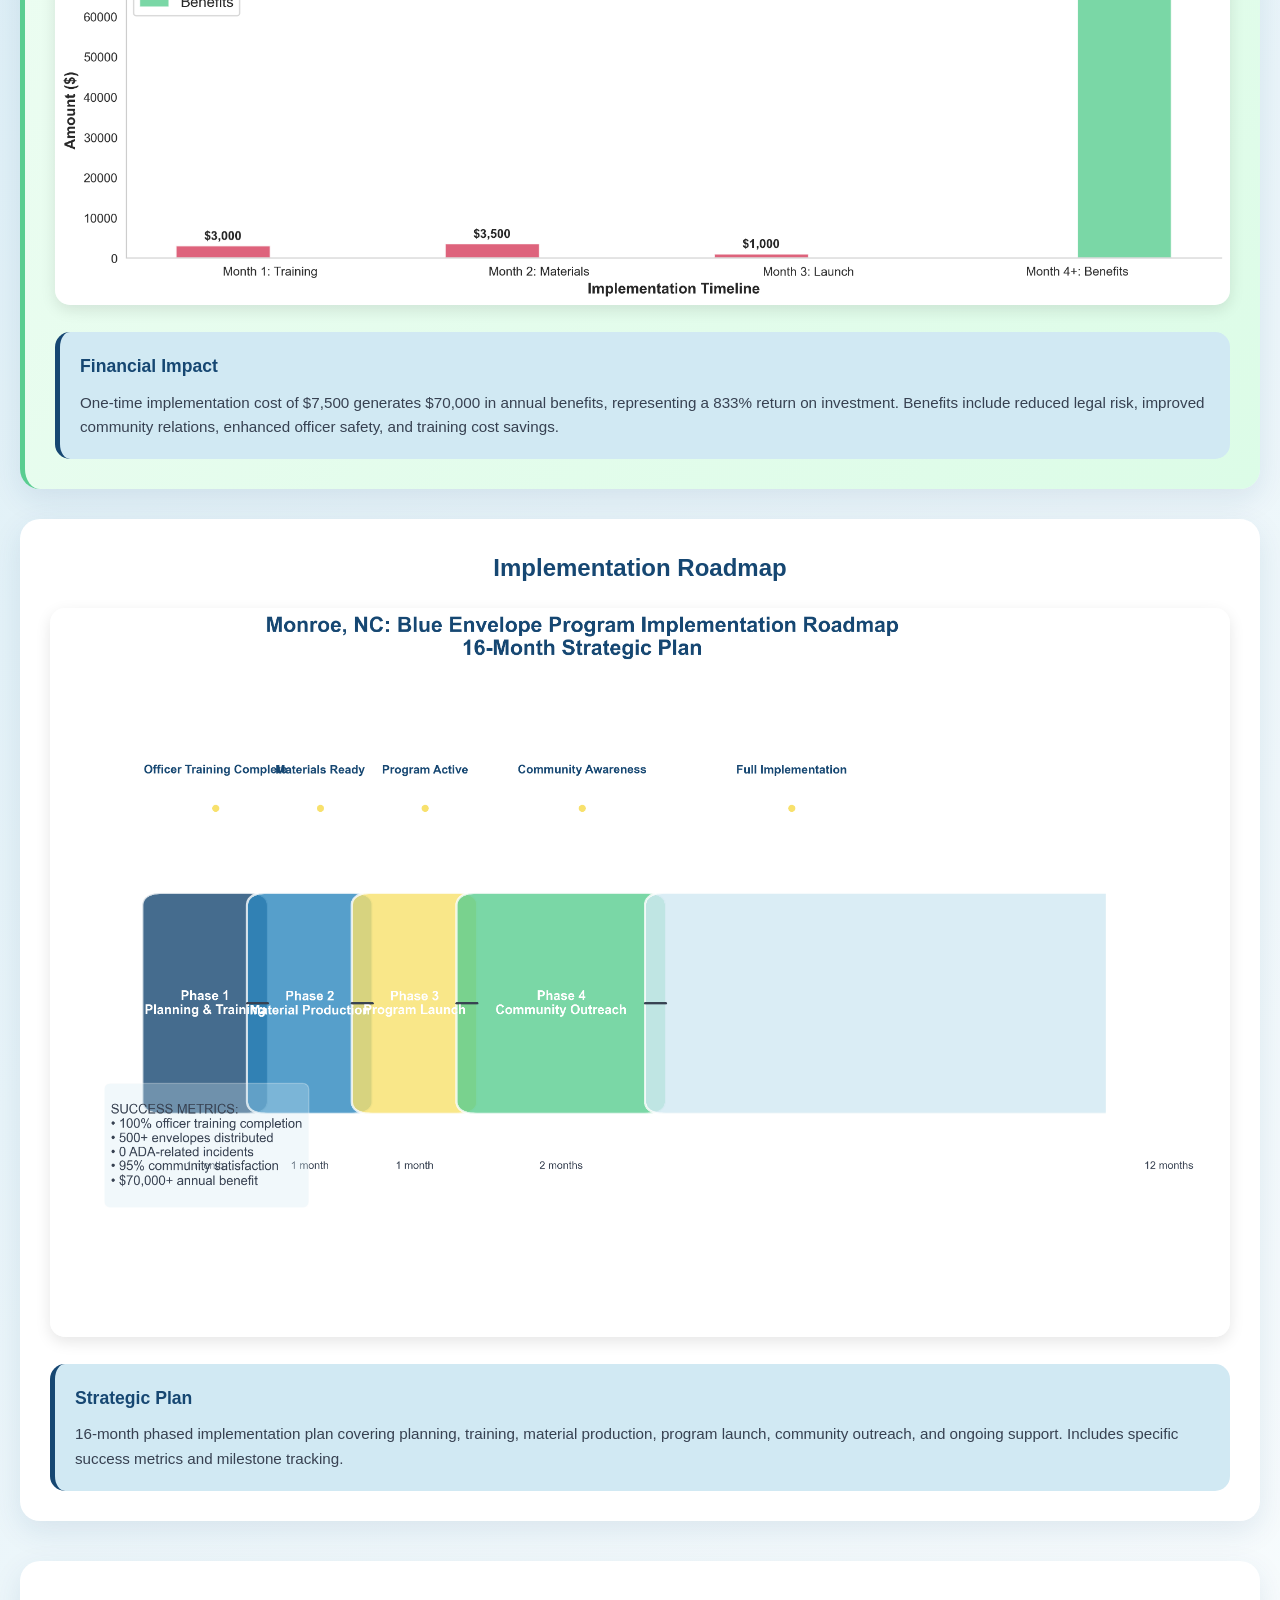
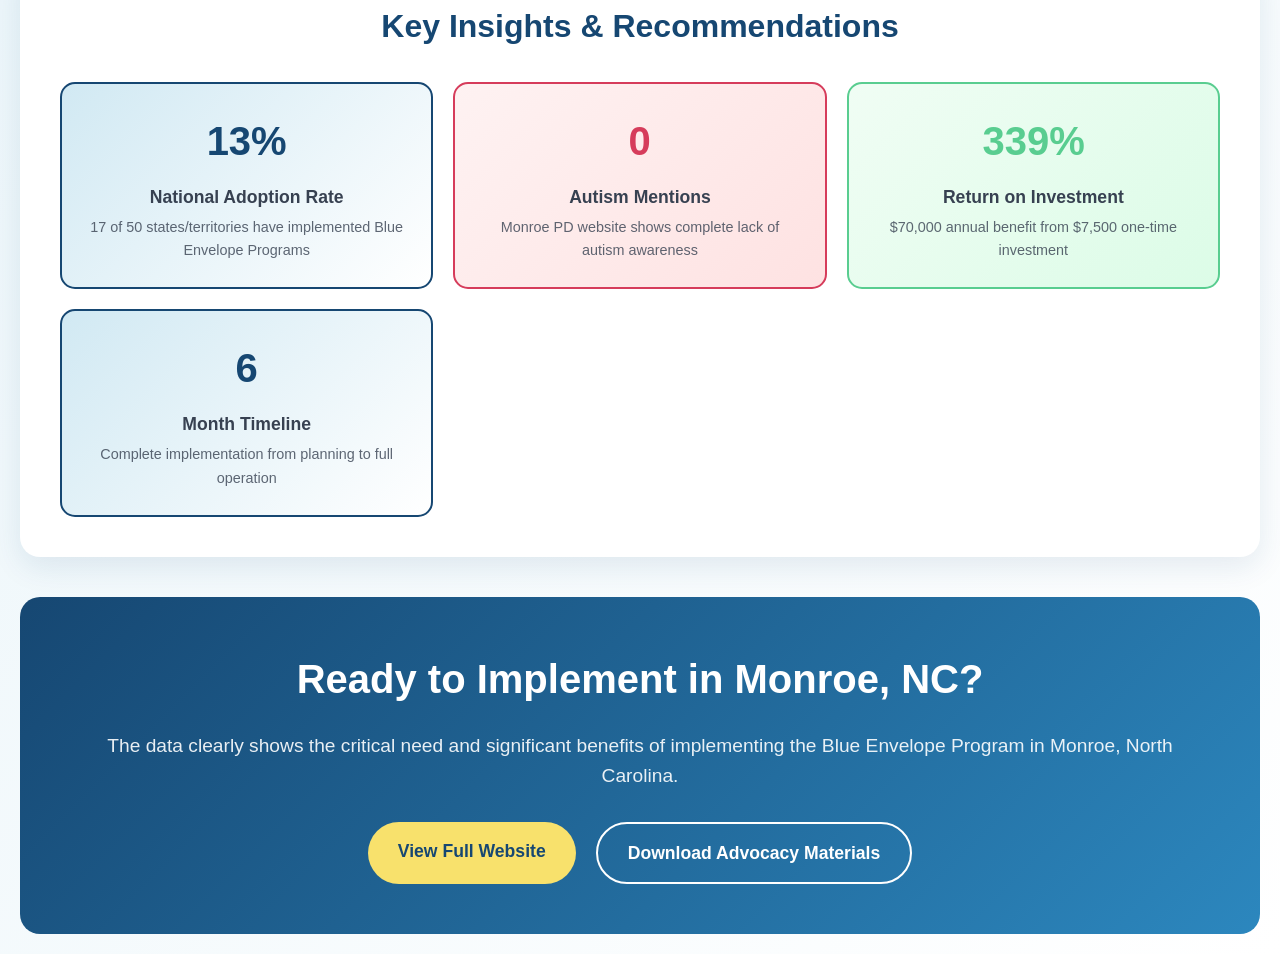
<file: professional_data_dashboard.html>
<!DOCTYPE html>
<html lang="en">
<head>
    <meta charset="UTF-8">
    <meta name="viewport" content="width=device-width, initial-scale=1.0">
    <title>Blue Envelope Program - Professional Data Dashboard</title>
    <style>
        * {
            margin: 0;
            padding: 0;
            box-sizing: border-box;
        }

        :root {
            --primary-blue: #164772;
            --secondary-blue: #2c87be;
            --light-blue: #d1e9f3;
            --accent-yellow: #f8e16c;
            --success-green: #59cd90;
            --error-red: #d63c5b;
            --white: #ffffff;
            --light-gray: #f2f2f2;
            --dark-gray: #374151;
        }

        body {
            font-family: 'Inter', -apple-system, BlinkMacSystemFont, 'Segoe UI', Roboto, sans-serif;
            background: linear-gradient(135deg, var(--light-blue) 0%, var(--white) 100%);
            color: var(--dark-gray);
            line-height: 1.6;
        }

        .container {
            max-width: 1400px;
            margin: 0 auto;
            padding: 20px;
        }

        .header {
            text-align: center;
            margin-bottom: 40px;
            padding: 40px 0;
            background: var(--white);
            border-radius: 20px;
            box-shadow: 0 10px 30px rgba(22, 71, 114, 0.1);
        }

        .header h1 {
            font-size: 3rem;
            font-weight: 700;
            color: var(--primary-blue);
            margin-bottom: 10px;
        }

        .header p {
            font-size: 1.2rem;
            color: var(--dark-gray);
            max-width: 600px;
            margin: 0 auto;
        }

        .dashboard-grid {
            display: grid;
            grid-template-columns: repeat(auto-fit, minmax(600px, 1fr));
            gap: 30px;
            margin-bottom: 40px;
        }

        .chart-card {
            background: var(--white);
            border-radius: 20px;
            padding: 30px;
            box-shadow: 0 10px 30px rgba(22, 71, 114, 0.1);
            transition: transform 0.3s ease, box-shadow 0.3s ease;
        }

        .chart-card:hover {
            transform: translateY(-8px) scale(1.02);
            box-shadow: 0 25px 50px rgba(22, 71, 114, 0.2);
        }
        
        .chart-card {
            animation: fadeInUp 0.6s ease forwards;
            opacity: 0;
            transform: translateY(30px);
        }
        
        .chart-card:nth-child(1) { animation-delay: 0.1s; }
        .chart-card:nth-child(2) { animation-delay: 0.2s; }
        .chart-card:nth-child(3) { animation-delay: 0.3s; }
        .chart-card:nth-child(4) { animation-delay: 0.4s; }
        
        @keyframes fadeInUp {
            from {
                opacity: 0;
                transform: translateY(30px);
            }
            to {
                opacity: 1;
                transform: translateY(0);
            }
        }
        
        .chart-image {
            transition: all 0.4s cubic-bezier(0.4, 0, 0.2, 1);
        }
        
        .chart-card:hover .chart-image {
            transform: scale(1.05) rotate(1deg);
            filter: brightness(1.1) contrast(1.05);
        }
        
        .insight-number {
            animation: countUp 2s ease-out forwards;
        }
        
        @keyframes countUp {
            from { transform: scale(0.8); opacity: 0; }
            to { transform: scale(1); opacity: 1; }
        }

        .chart-card h2 {
            font-size: 1.5rem;
            font-weight: 600;
            color: var(--primary-blue);
            margin-bottom: 20px;
            text-align: center;
        }

        .chart-image {
            width: 100%;
            height: auto;
            border-radius: 15px;
            box-shadow: 0 5px 15px rgba(0, 0, 0, 0.1);
        }

        .chart-description {
            margin-top: 20px;
            padding: 20px;
            background: var(--light-blue);
            border-radius: 15px;
            border-left: 5px solid var(--primary-blue);
        }

        .chart-description h3 {
            color: var(--primary-blue);
            font-size: 1.1rem;
            margin-bottom: 10px;
        }

        .chart-description p {
            color: var(--dark-gray);
            font-size: 0.95rem;
        }

        .full-width {
            grid-column: 1 / -1;
        }

        .monroe-critical {
            border-left: 5px solid var(--error-red);
            background: linear-gradient(135deg, #fef2f2 0%, #fee2e2 100%);
        }

        .monroe-critical h2 {
            color: var(--error-red);
        }

        .cost-benefit {
            border-left: 5px solid var(--success-green);
            background: linear-gradient(135deg, #f0fdf4 0%, #dcfce7 100%);
        }

        .cost-benefit h2 {
            color: var(--success-green);
        }

        .key-insights {
            background: var(--white);
            border-radius: 20px;
            padding: 40px;
            margin-top: 40px;
            box-shadow: 0 10px 30px rgba(22, 71, 114, 0.1);
        }

        .key-insights h2 {
            font-size: 2rem;
            font-weight: 700;
            color: var(--primary-blue);
            text-align: center;
            margin-bottom: 30px;
        }

        .insights-grid {
            display: grid;
            grid-template-columns: repeat(auto-fit, minmax(300px, 1fr));
            gap: 20px;
        }

        .insight-card {
            padding: 25px;
            border-radius: 15px;
            text-align: center;
            transition: transform 0.3s ease;
        }

        .insight-card:hover {
            transform: translateY(-3px);
        }

        .insight-card.statistics {
            background: linear-gradient(135deg, var(--light-blue) 0%, var(--white) 100%);
            border: 2px solid var(--primary-blue);
        }

        .insight-card.monroe {
            background: linear-gradient(135deg, #fef2f2 0%, #fee2e2 100%);
            border: 2px solid var(--error-red);
        }

        .insight-card.benefits {
            background: linear-gradient(135deg, #f0fdf4 0%, #dcfce7 100%);
            border: 2px solid var(--success-green);
        }

        .insight-number {
            font-size: 2.5rem;
            font-weight: 700;
            margin-bottom: 10px;
        }

        .insight-card.statistics .insight-number {
            color: var(--primary-blue);
        }

        .insight-card.monroe .insight-number {
            color: var(--error-red);
        }

        .insight-card.benefits .insight-number {
            color: var(--success-green);
        }

        .insight-label {
            font-size: 1.1rem;
            font-weight: 600;
            color: var(--dark-gray);
            margin-bottom: 5px;
        }

        .insight-description {
            font-size: 0.9rem;
            color: var(--dark-gray);
            opacity: 0.8;
        }

        .cta-section {
            background: linear-gradient(135deg, var(--primary-blue) 0%, var(--secondary-blue) 100%);
            color: var(--white);
            padding: 50px;
            border-radius: 20px;
            text-align: center;
            margin-top: 40px;
        }

        .cta-section h2 {
            font-size: 2.5rem;
            font-weight: 700;
            margin-bottom: 20px;
        }

        .cta-section p {
            font-size: 1.2rem;
            margin-bottom: 30px;
            opacity: 0.9;
        }

        .cta-buttons {
            display: flex;
            gap: 20px;
            justify-content: center;
            flex-wrap: wrap;
        }

        .btn {
            padding: 15px 30px;
            border: none;
            border-radius: 50px;
            font-size: 1.1rem;
            font-weight: 600;
            text-decoration: none;
            transition: all 0.3s ease;
            cursor: pointer;
        }

        .btn-primary {
            background: var(--accent-yellow);
            color: var(--primary-blue);
        }

        .btn-primary:hover {
            background: var(--white);
            transform: translateY(-2px);
        }

        .btn-secondary {
            background: transparent;
            color: var(--white);
            border: 2px solid var(--white);
        }

        .btn-secondary:hover {
            background: var(--white);
            color: var(--primary-blue);
            transform: translateY(-2px);
        }

        @media (max-width: 768px) {
            .dashboard-grid {
                grid-template-columns: 1fr;
            }
            
            .header h1 {
                font-size: 2rem;
            }
            
            .cta-buttons {
                flex-direction: column;
                align-items: center;
            }
        }
    </style>
</head>
<body>
    <div class="container">
        <div class="header">
            <h1>Blue Envelope Program</h1>
            <p>Professional Data Dashboard - Comprehensive Analysis for Monroe, NC Implementation</p>
        </div>

        <div class="dashboard-grid">
            <!-- Program Overview -->
            <div class="chart-card">
                <h2>National Program Overview</h2>
                <img src="assets/professional_program_overview.png" alt="Blue Envelope Program National Overview Dashboard" class="chart-image">
                <div class="chart-description">
                    <h3>Key Findings</h3>
                    <p>17 states and territories have adopted the Blue Envelope Program, representing a 34% adoption rate. The program shows strong growth with 8 statewide programs, 8 local programs, and 1 pending statewide implementation.</p>
                </div>
            </div>

            <!-- Monroe Critical Analysis -->
            <div class="chart-card monroe-critical">
                <h2>Monroe PD Critical Gap Analysis</h2>
                <img src="assets/professional_monroe_analysis.png" alt="Monroe Police Department Critical Analysis" class="chart-image">
                <div class="chart-description">
                    <h3>Critical Findings</h3>
                    <p>Analysis of 15 pages and 32,388 words reveals complete lack of autism and disability awareness. Zero mentions of autism, disability rights, or ADA compliance create significant legal and safety risks.</p>
                </div>
            </div>

            <!-- Cost-Benefit Analysis -->
            <div class="chart-card cost-benefit full-width">
                <h2>Cost-Benefit Analysis Dashboard</h2>
                <img src="assets/professional_cost_benefit_dashboard.png" alt="Monroe NC Cost-Benefit Analysis" class="chart-image">
                <div class="chart-description">
                    <h3>Financial Impact</h3>
                    <p>One-time implementation cost of $7,500 generates $70,000 in annual benefits, representing a 833% return on investment. Benefits include reduced legal risk, improved community relations, enhanced officer safety, and training cost savings.</p>
                </div>
            </div>

            <!-- Implementation Roadmap -->
            <div class="chart-card full-width">
                <h2>Implementation Roadmap</h2>
                <img src="assets/professional_implementation_roadmap.png" alt="16-Month Implementation Roadmap" class="chart-image">
                <div class="chart-description">
                    <h3>Strategic Plan</h3>
                    <p>16-month phased implementation plan covering planning, training, material production, program launch, community outreach, and ongoing support. Includes specific success metrics and milestone tracking.</p>
                </div>
            </div>
        </div>

        <!-- Key Insights -->
        <div class="key-insights">
            <h2>Key Insights & Recommendations</h2>
            <div class="insights-grid">
                <div class="insight-card statistics">
                    <div class="insight-number">34%</div>
                    <div class="insight-label">National Adoption Rate</div>
                    <div class="insight-description">17 of 50 states/territories have implemented Blue Envelope Programs</div>
                </div>
                
                <div class="insight-card monroe">
                    <div class="insight-number">0</div>
                    <div class="insight-label">Autism Mentions</div>
                    <div class="insight-description">Monroe PD website shows complete lack of autism awareness</div>
                </div>
                
                <div class="insight-card benefits">
                    <div class="insight-number">833%</div>
                    <div class="insight-label">Return on Investment</div>
                    <div class="insight-description">$70,000 annual benefit from $7,500 one-time investment</div>
                </div>
                
                <div class="insight-card statistics">
                    <div class="insight-number">16</div>
                    <div class="insight-label">Month Timeline</div>
                    <div class="insight-description">Complete implementation from planning to full operation</div>
                </div>
            </div>
        </div>

        <!-- Call to Action -->
        <div class="cta-section">
            <h2>Ready to Implement in Monroe, NC?</h2>
            <p>The data clearly shows the critical need and significant benefits of implementing the Blue Envelope Program in Monroe, North Carolina.</p>
            <div class="cta-buttons">
                <a href="website/index.html" class="btn btn-primary">View Full Website</a>
                <a href="advocacy_tool.html" class="btn btn-secondary">Download Advocacy Materials</a>
            </div>
        </div>
    </div>
    
    <script>
        // Enhanced Interactive JavaScript for Professional Dashboard
        
        document.addEventListener('DOMContentLoaded', function() {
            initializeScrollAnimations();
            initializeCounterAnimations();
            initializeChartInteractions();
            initializeRippleEffects();
        });
        
        // Scroll-triggered animations
        function initializeScrollAnimations() {
            const observerOptions = {
                threshold: 0.1,
                rootMargin: '0px 0px -50px 0px'
            };

            const observer = new IntersectionObserver((entries) => {
                entries.forEach(entry => {
                    if (entry.isIntersecting) {
                        entry.target.classList.add('animate-in');
                    }
                });
            }, observerOptions);

            document.querySelectorAll('.chart-card, .insight-card, .header').forEach(el => {
                observer.observe(el);
            });
        }
        
        // Animated counters
        function initializeCounterAnimations() {
            const counters = document.querySelectorAll('.insight-number');
            
            const counterObserver = new IntersectionObserver((entries) => {
                entries.forEach(entry => {
                    if (entry.isIntersecting) {
                        animateCounter(entry.target);
                        counterObserver.unobserve(entry.target);
                    }
                });
            }, { threshold: 0.5 });
            
            counters.forEach(counter => {
                counterObserver.observe(counter);
            });
        }
        
        function animateCounter(element) {
            const text = element.textContent;
            const number = parseInt(text.replace(/[^\d]/g, ''));
            const suffix = text.replace(/[\d]/g, '');
            
            if (isNaN(number)) return;
            
            const duration = 2000;
            const increment = number / (duration / 16);
            let current = 0;
            
            const timer = setInterval(() => {
                current += increment;
                if (current >= number) {
                    current = number;
                    clearInterval(timer);
                }
                element.textContent = Math.floor(current) + suffix;
            }, 16);
        }
        
        // Interactive chart effects
        function initializeChartInteractions() {
            const chartCards = document.querySelectorAll('.chart-card');
            
            chartCards.forEach(card => {
                const image = card.querySelector('.chart-image');
                
                if (image) {
                    card.addEventListener('mouseenter', () => {
                        image.style.transform = 'scale(1.05) rotate(1deg)';
                        image.style.filter = 'brightness(1.1) contrast(1.05)';
                    });
                    
                    card.addEventListener('mouseleave', () => {
                        image.style.transform = 'scale(1) rotate(0deg)';
                        image.style.filter = 'brightness(1) contrast(1)';
                    });
                }
            });
        }
        
        // Ripple effects for buttons
        function initializeRippleEffects() {
            const buttons = document.querySelectorAll('.btn');
            
            buttons.forEach(button => {
                button.addEventListener('click', function(e) {
                    createRippleEffect(this, e);
                });
            });
        }
        
        function createRippleEffect(element, event) {
            const ripple = document.createElement('span');
            const rect = element.getBoundingClientRect();
            const size = Math.max(rect.width, rect.height);
            const x = event.clientX - rect.left - size / 2;
            const y = event.clientY - rect.top - size / 2;
            
            ripple.style.width = ripple.style.height = size + 'px';
            ripple.style.left = x + 'px';
            ripple.style.top = y + 'px';
            ripple.style.position = 'absolute';
            ripple.style.borderRadius = '50%';
            ripple.style.background = 'rgba(44, 135, 190, 0.3)';
            ripple.style.transform = 'scale(0)';
            ripple.style.animation = 'ripple-animation 0.6s linear';
            ripple.style.pointerEvents = 'none';
            ripple.style.zIndex = '1000';
            
            element.style.position = 'relative';
            element.style.overflow = 'hidden';
            element.appendChild(ripple);
            
            setTimeout(() => {
                ripple.remove();
            }, 600);
        }
        
        // Add ripple animation CSS
        const style = document.createElement('style');
        style.textContent = `
            @keyframes ripple-animation {
                to {
                    transform: scale(4);
                    opacity: 0;
                }
            }
            
            .animate-in {
                animation-play-state: running !important;
            }
        `;
        document.head.appendChild(style);
    </script>
</body>
</html>
</file>
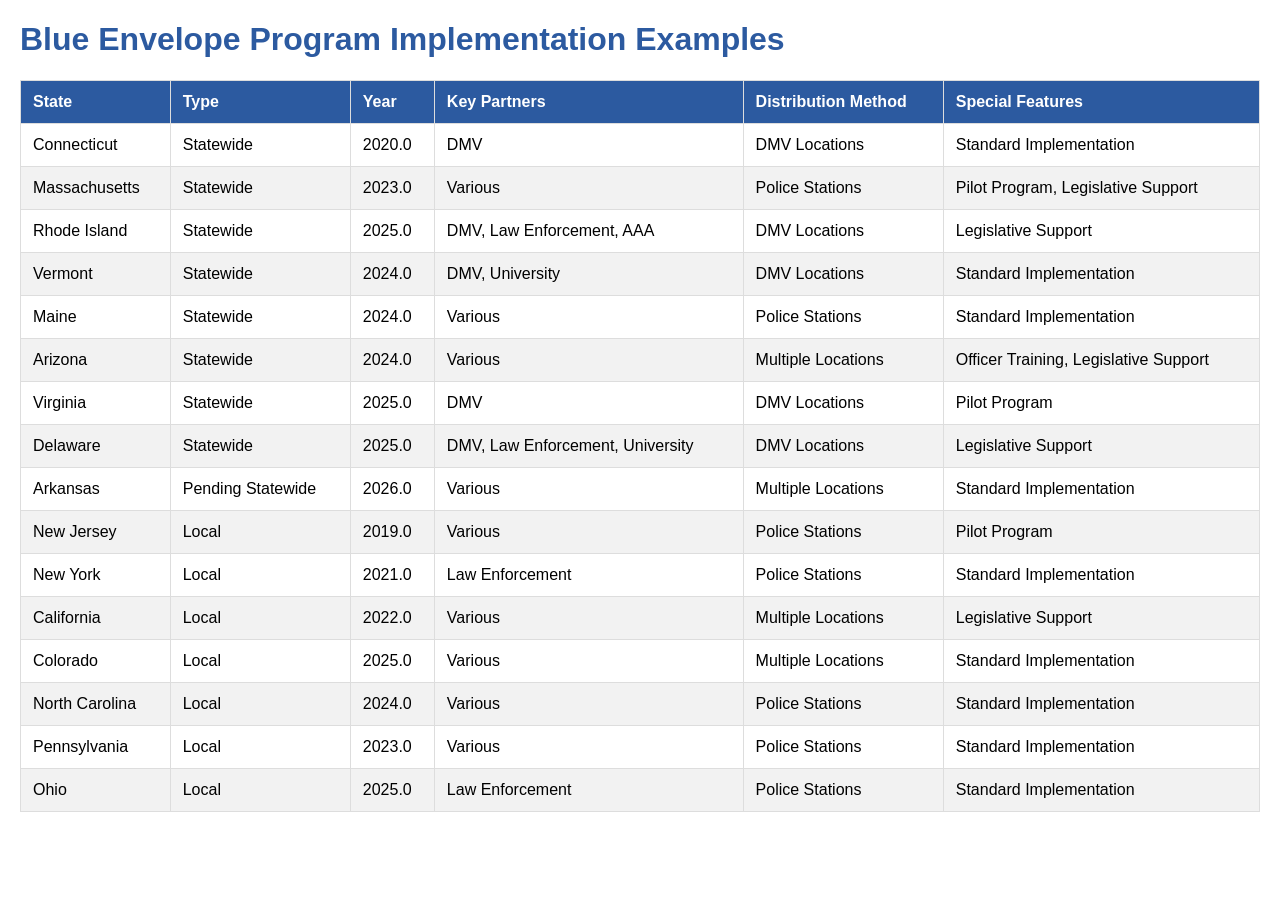
<file: assets/implementation_examples_table.html>
<!DOCTYPE html>
        <html>
        <head>
            <title>Blue Envelope Program Implementation Examples</title>
            <style>
                body { font-family: Arial, sans-serif; margin: 20px; }
                .table { border-collapse: collapse; width: 100%; }
                .table th, .table td { border: 1px solid #ddd; padding: 12px; text-align: left; }
                .table th { background-color: #2c5aa0; color: white; font-weight: bold; }
                .table tr:nth-child(even) { background-color: #f2f2f2; }
                .table tr:hover { background-color: #e8f4fd; }
                h1 { color: #2c5aa0; }
            </style>
        </head>
        <body>
            <h1>Blue Envelope Program Implementation Examples</h1>
            <table border="1" class="dataframe table table-striped table-hover" id="implementation-examples">
  <thead>
    <tr style="text-align: right;">
      <th>State</th>
      <th>Type</th>
      <th>Year</th>
      <th>Key Partners</th>
      <th>Distribution Method</th>
      <th>Special Features</th>
    </tr>
  </thead>
  <tbody>
    <tr>
      <td>Connecticut</td>
      <td>Statewide</td>
      <td>2020.0</td>
      <td>DMV</td>
      <td>DMV Locations</td>
      <td>Standard Implementation</td>
    </tr>
    <tr>
      <td>Massachusetts</td>
      <td>Statewide</td>
      <td>2023.0</td>
      <td>Various</td>
      <td>Police Stations</td>
      <td>Pilot Program, Legislative Support</td>
    </tr>
    <tr>
      <td>Rhode Island</td>
      <td>Statewide</td>
      <td>2025.0</td>
      <td>DMV, Law Enforcement, AAA</td>
      <td>DMV Locations</td>
      <td>Legislative Support</td>
    </tr>
    <tr>
      <td>Vermont</td>
      <td>Statewide</td>
      <td>2024.0</td>
      <td>DMV, University</td>
      <td>DMV Locations</td>
      <td>Standard Implementation</td>
    </tr>
    <tr>
      <td>Maine</td>
      <td>Statewide</td>
      <td>2024.0</td>
      <td>Various</td>
      <td>Police Stations</td>
      <td>Standard Implementation</td>
    </tr>
    <tr>
      <td>Arizona</td>
      <td>Statewide</td>
      <td>2024.0</td>
      <td>Various</td>
      <td>Multiple Locations</td>
      <td>Officer Training, Legislative Support</td>
    </tr>
    <tr>
      <td>Virginia</td>
      <td>Statewide</td>
      <td>2025.0</td>
      <td>DMV</td>
      <td>DMV Locations</td>
      <td>Pilot Program</td>
    </tr>
    <tr>
      <td>Delaware</td>
      <td>Statewide</td>
      <td>2025.0</td>
      <td>DMV, Law Enforcement, University</td>
      <td>DMV Locations</td>
      <td>Legislative Support</td>
    </tr>
    <tr>
      <td>Arkansas</td>
      <td>Pending Statewide</td>
      <td>2026.0</td>
      <td>Various</td>
      <td>Multiple Locations</td>
      <td>Standard Implementation</td>
    </tr>
    <tr>
      <td>New Jersey</td>
      <td>Local</td>
      <td>2019.0</td>
      <td>Various</td>
      <td>Police Stations</td>
      <td>Pilot Program</td>
    </tr>
    <tr>
      <td>New York</td>
      <td>Local</td>
      <td>2021.0</td>
      <td>Law Enforcement</td>
      <td>Police Stations</td>
      <td>Standard Implementation</td>
    </tr>
    <tr>
      <td>California</td>
      <td>Local</td>
      <td>2022.0</td>
      <td>Various</td>
      <td>Multiple Locations</td>
      <td>Legislative Support</td>
    </tr>
    <tr>
      <td>Colorado</td>
      <td>Local</td>
      <td>2025.0</td>
      <td>Various</td>
      <td>Multiple Locations</td>
      <td>Standard Implementation</td>
    </tr>
    <tr>
      <td>North Carolina</td>
      <td>Local</td>
      <td>2024.0</td>
      <td>Various</td>
      <td>Police Stations</td>
      <td>Standard Implementation</td>
    </tr>
    <tr>
      <td>Pennsylvania</td>
      <td>Local</td>
      <td>2023.0</td>
      <td>Various</td>
      <td>Police Stations</td>
      <td>Standard Implementation</td>
    </tr>
    <tr>
      <td>Ohio</td>
      <td>Local</td>
      <td>2025.0</td>
      <td>Law Enforcement</td>
      <td>Police Stations</td>
      <td>Standard Implementation</td>
    </tr>
  </tbody>
</table>
        </body>
        </html>
</file>
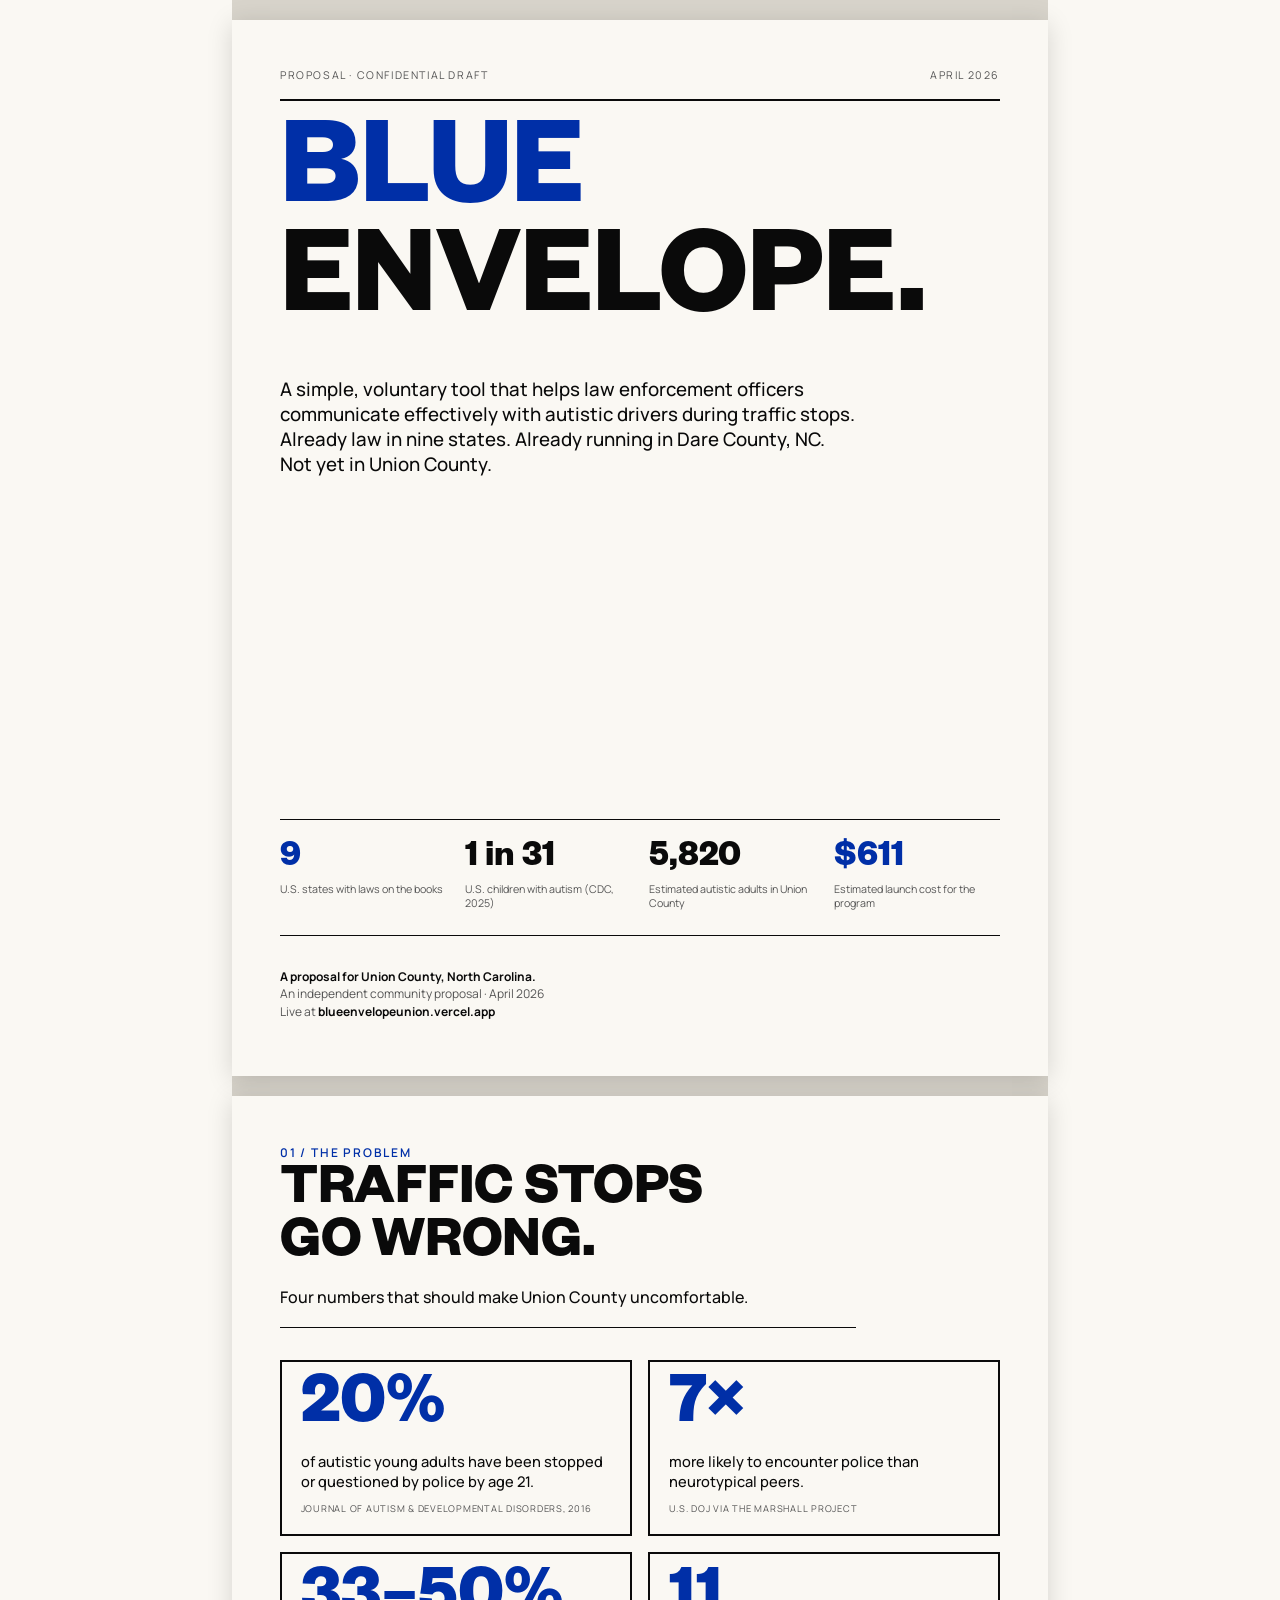
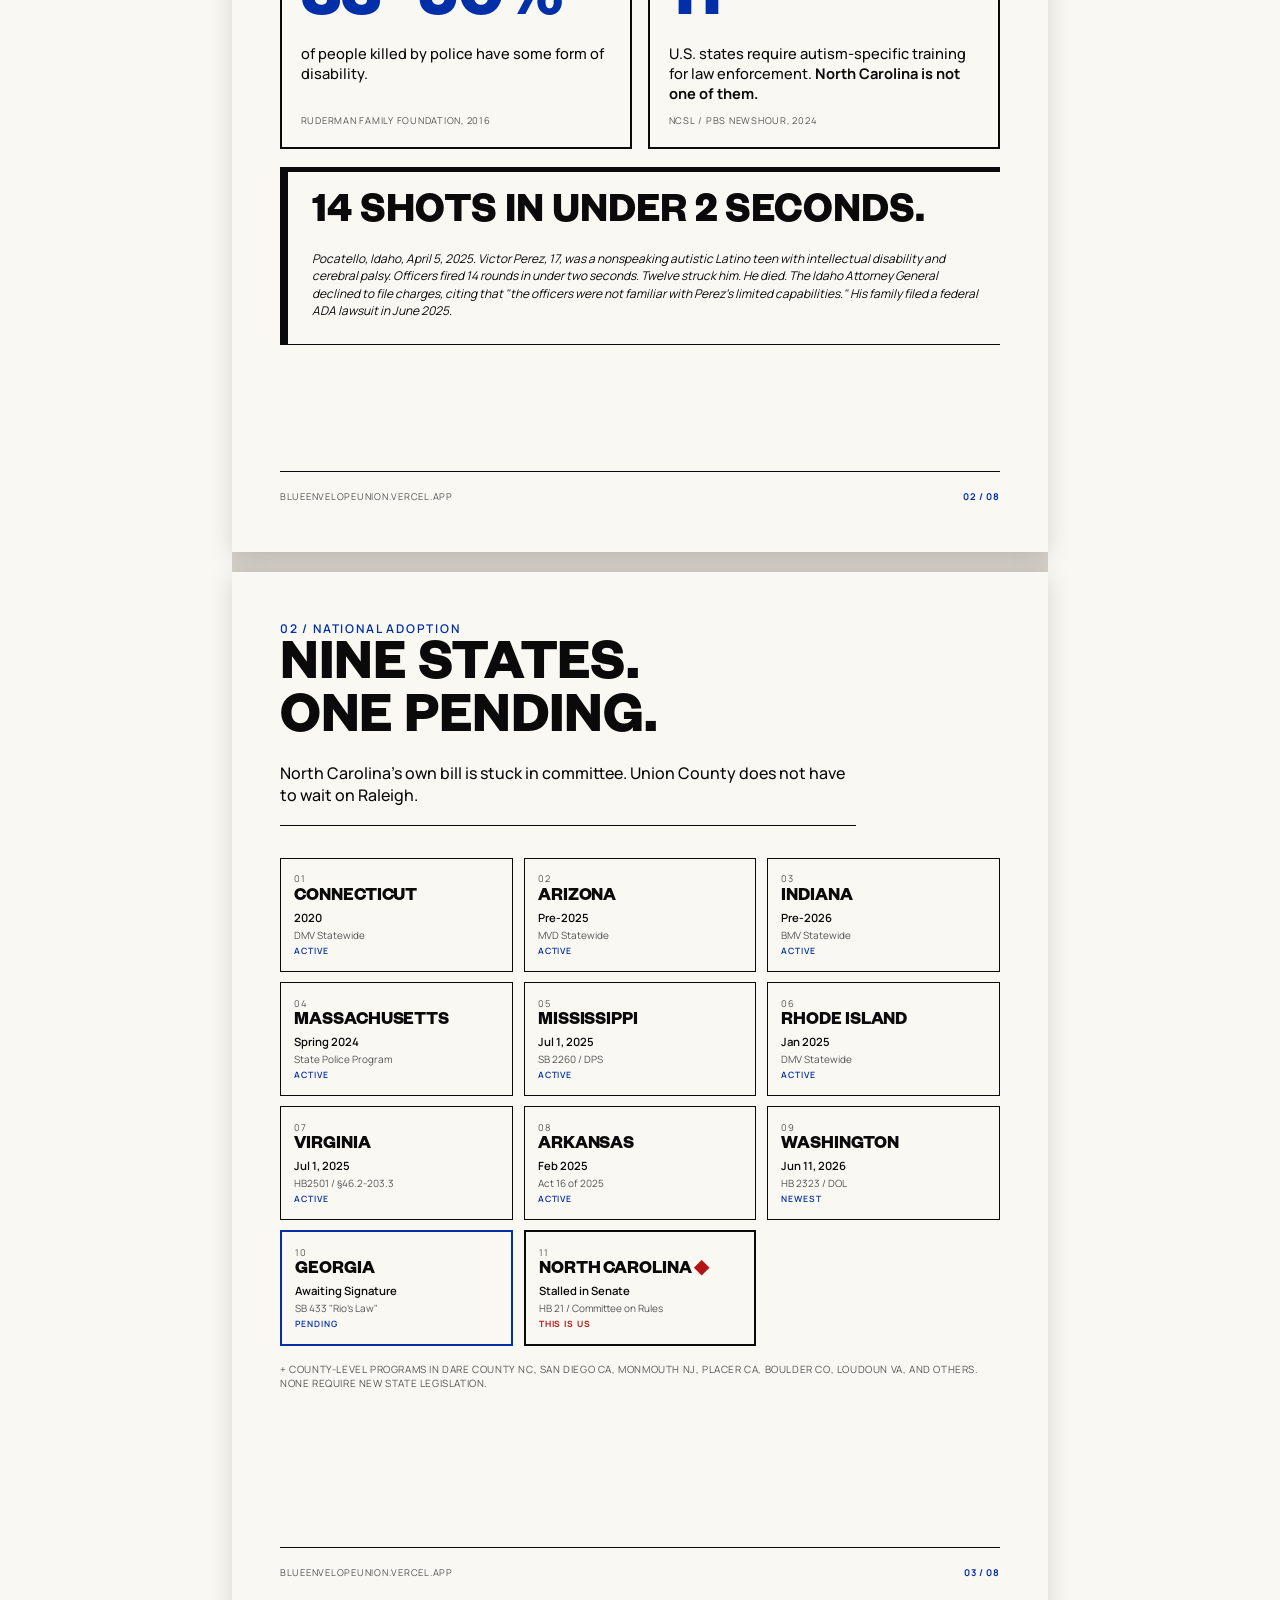
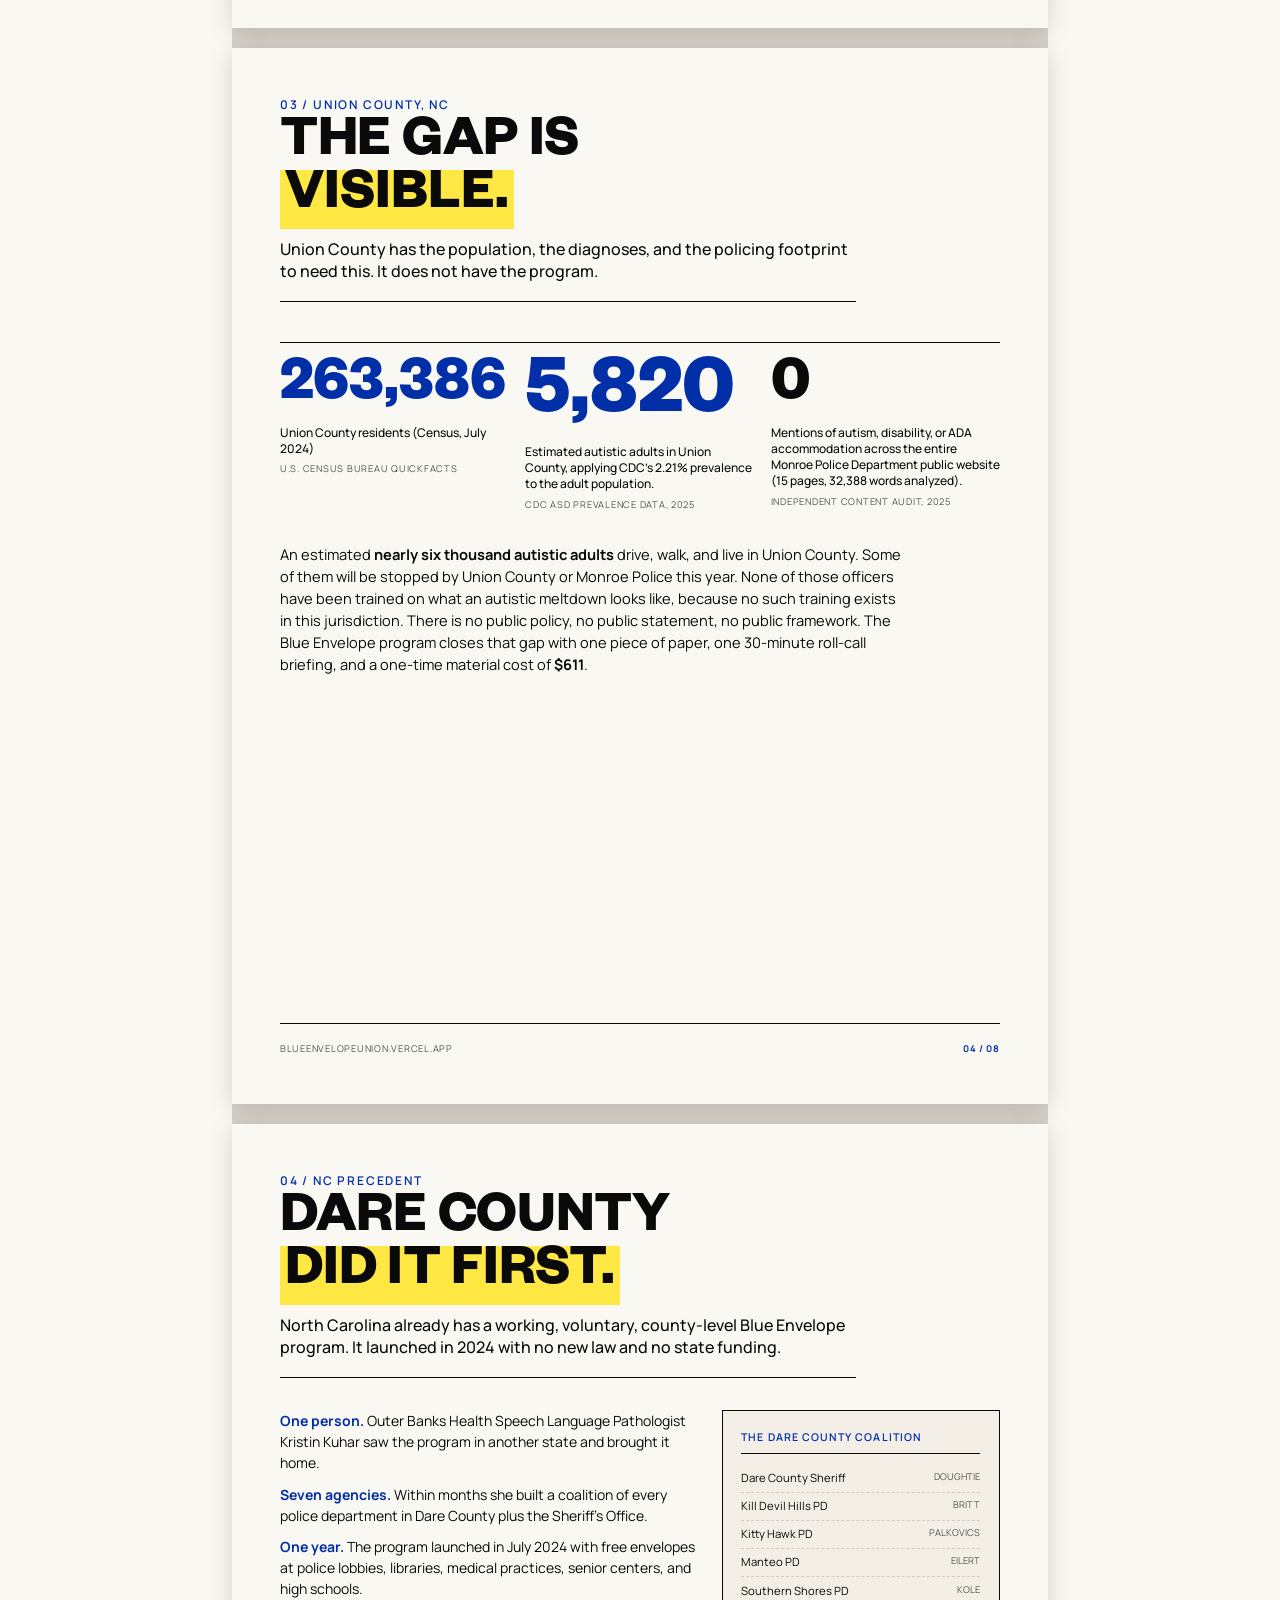
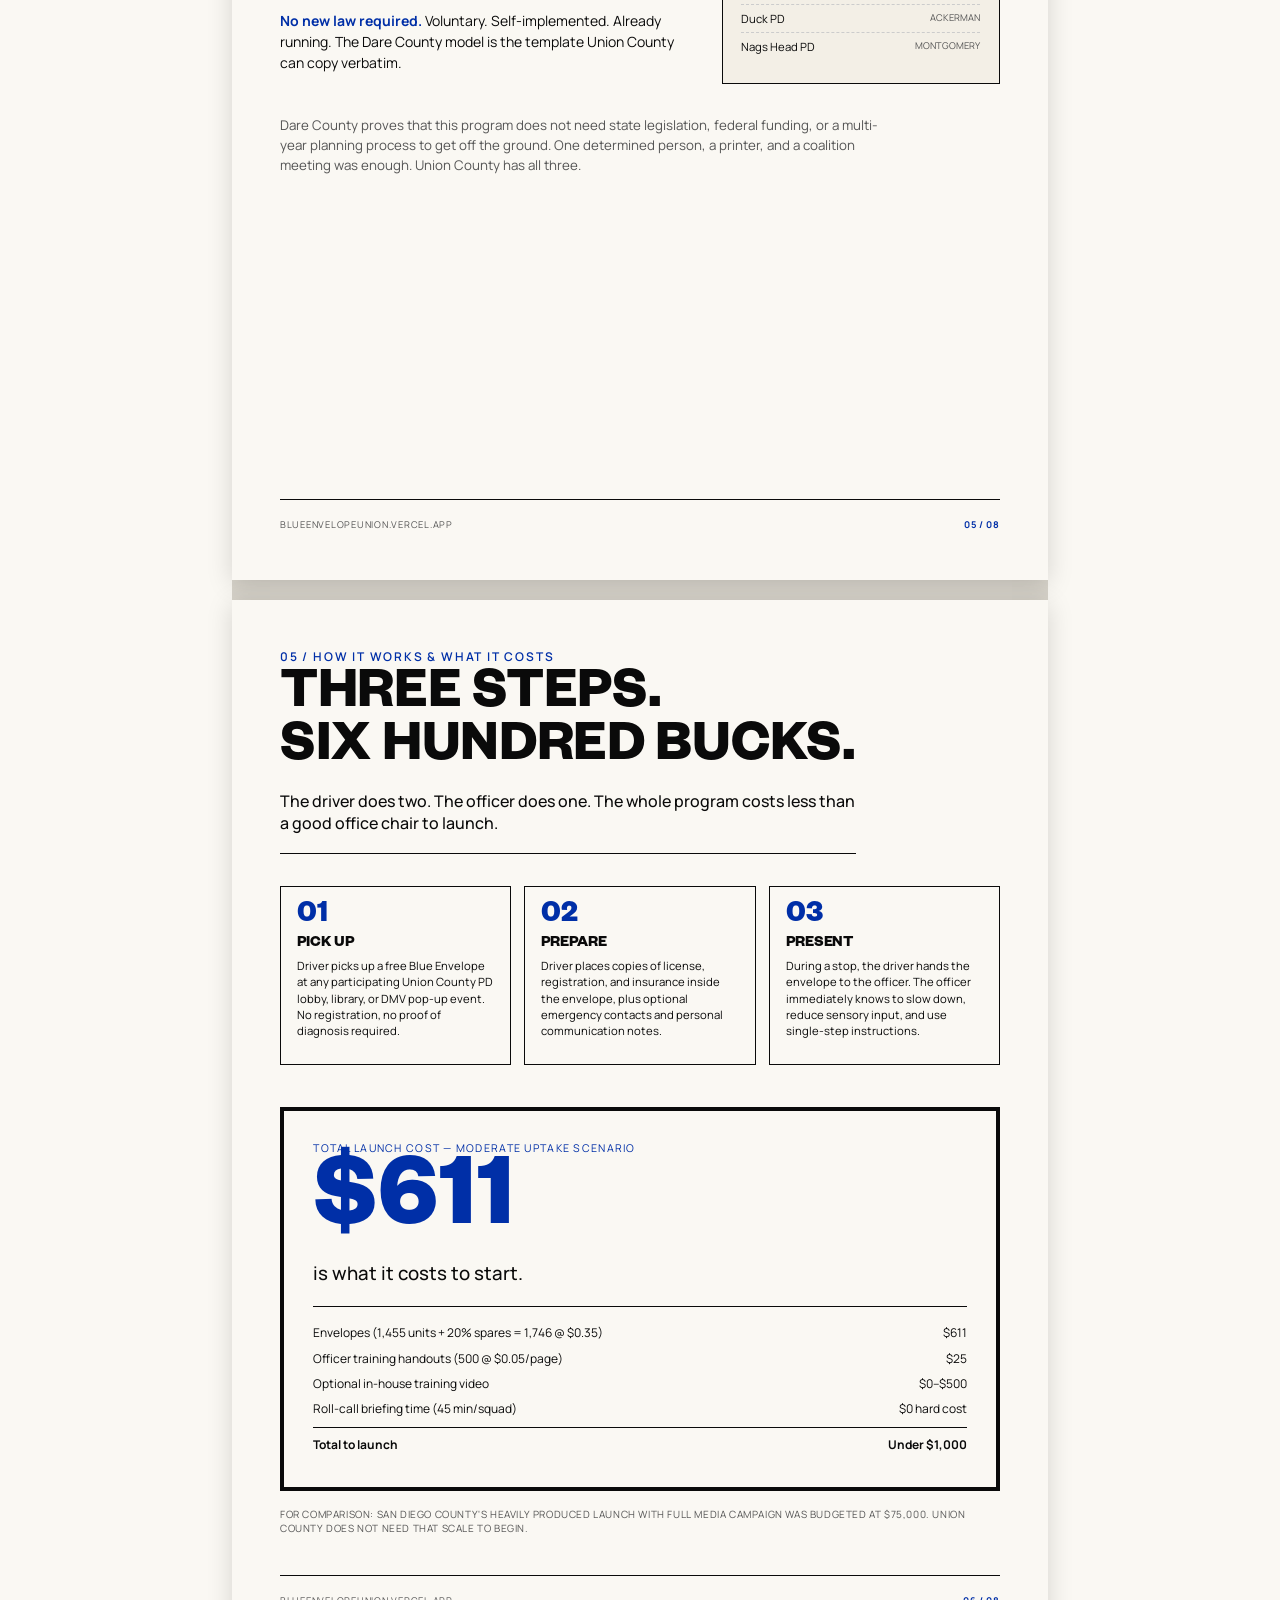
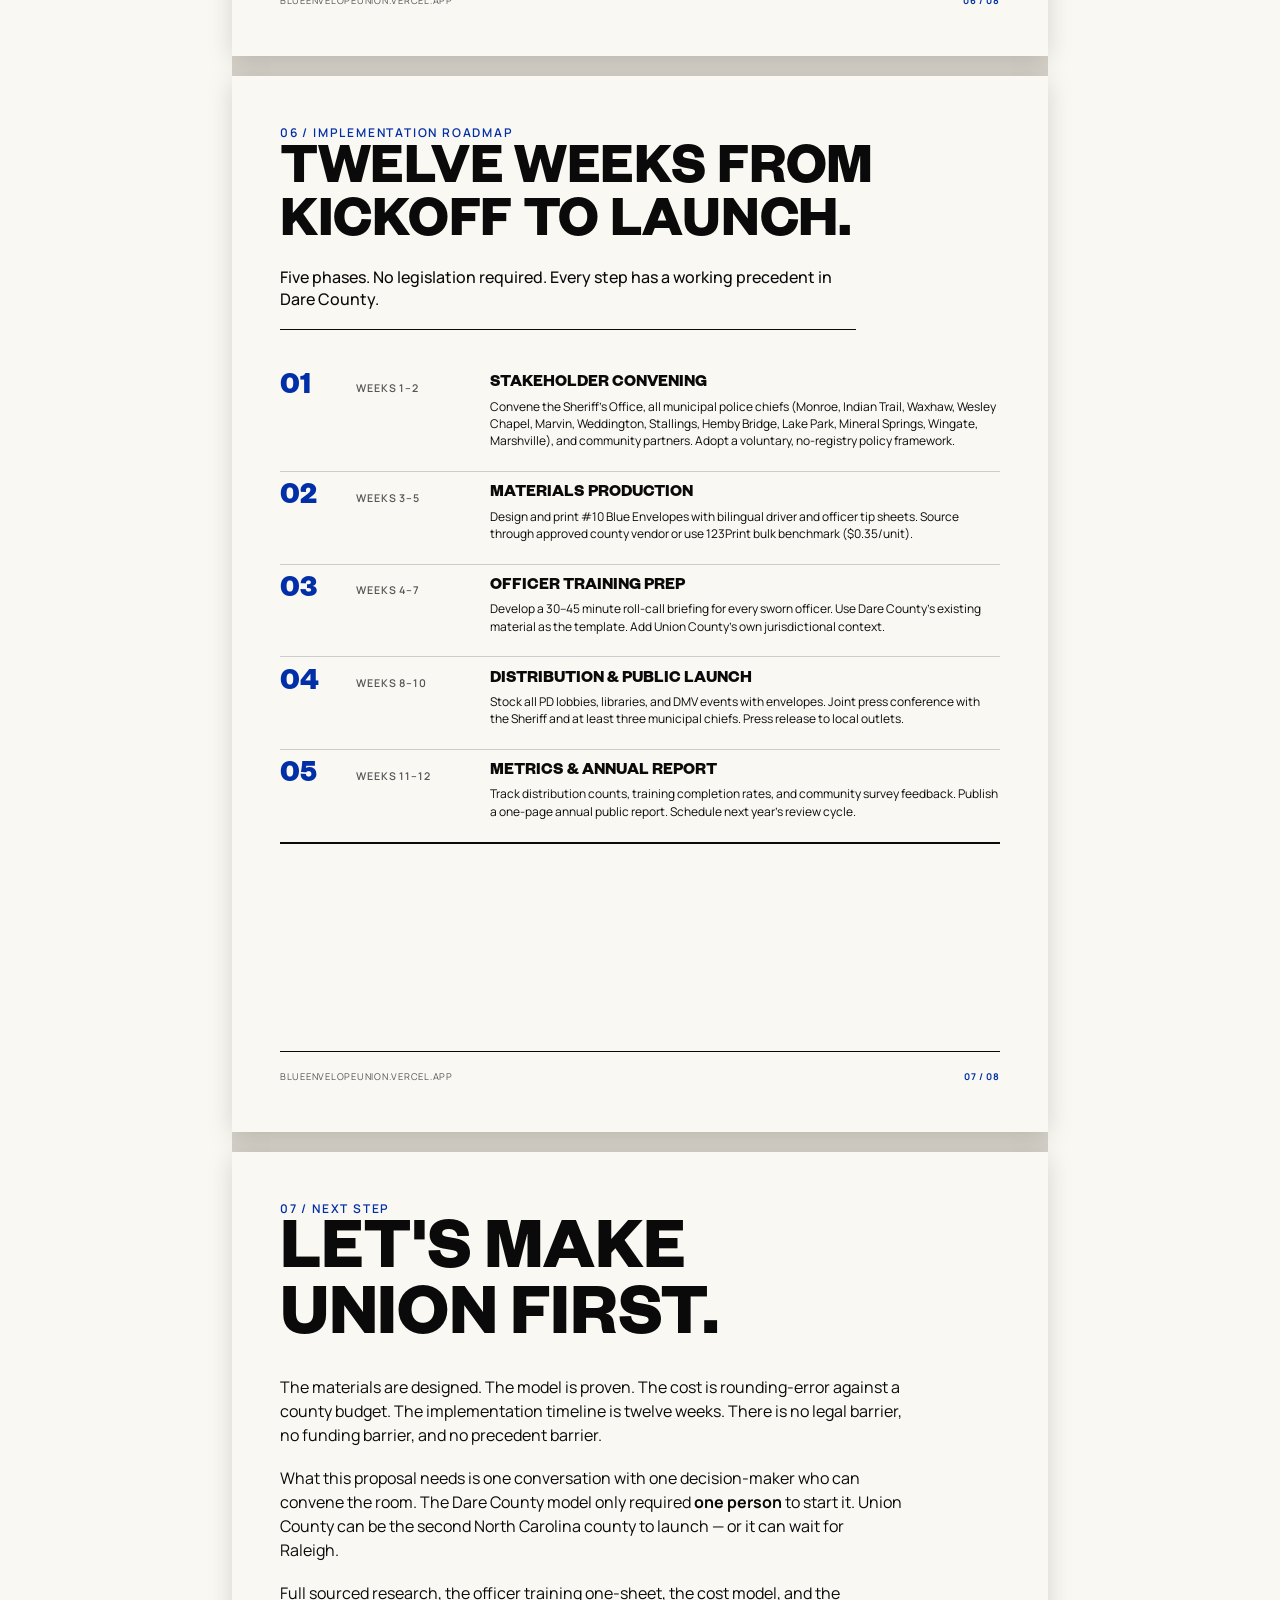
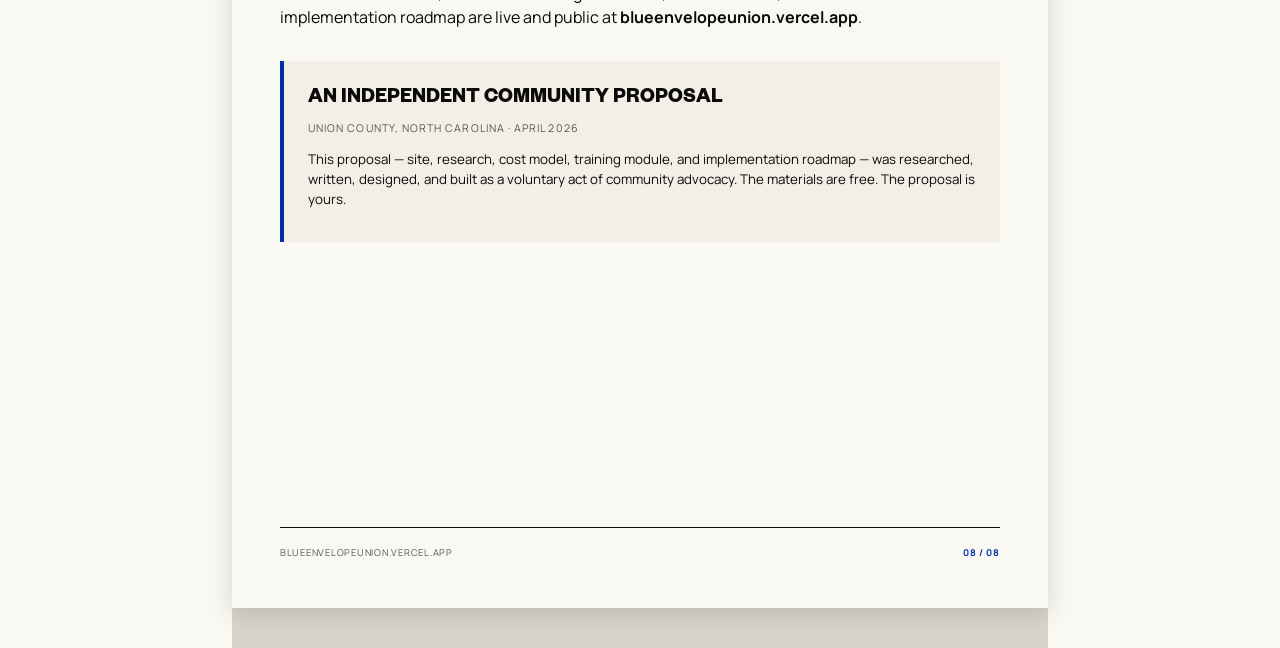
<file: website/presentation.html>
<!DOCTYPE html>
<html lang="en">
<head>
  <meta charset="UTF-8">
  <meta name="viewport" content="width=device-width, initial-scale=1.0">
  <meta name="robots" content="noindex,nofollow">
  <title>Blue Envelope Program — A Proposal for Union County, NC</title>

  <link rel="icon" type="image/svg+xml" href="/favicon.svg">

  <link rel="preconnect" href="https://fonts.googleapis.com">
  <link rel="preconnect" href="https://fonts.gstatic.com" crossorigin>
  <link href="https://fonts.googleapis.com/css2?family=Manrope:wght@400;500;600;700;800&display=swap" rel="stylesheet">

  <style>
    /* ============================================
       BLUE ENVELOPE — PROPOSAL PRESENTATION
       Print-first multi-page proposal
       ============================================ */

    /* Founders Grotesk — local fonts */
    @font-face { font-family: 'Founders Grotesk'; src: url('fonts/FoundersGrotesk-Light.otf') format('opentype'); font-weight: 300; font-style: normal; font-display: swap; }
    @font-face { font-family: 'Founders Grotesk'; src: url('fonts/FoundersGrotesk-Regular.otf') format('opentype'); font-weight: 400; font-style: normal; font-display: swap; }
    @font-face { font-family: 'Founders Grotesk'; src: url('fonts/FoundersGrotesk-Medium.otf') format('opentype'); font-weight: 500; font-style: normal; font-display: swap; }
    @font-face { font-family: 'Founders Grotesk'; src: url('fonts/FoundersGrotesk-Semibold.otf') format('opentype'); font-weight: 600; font-style: normal; font-display: swap; }
    @font-face { font-family: 'Founders Grotesk'; src: url('fonts/FoundersGrotesk-Bold.otf') format('opentype'); font-weight: 700; font-style: normal; font-display: swap; }

    *, *::before, *::after { box-sizing: border-box; margin: 0; padding: 0; }

    :root {
      --ink: #0a0a0a;
      --gray: #555;
      --gray-light: #ccc;
      --blue: #002fa7;
      --blue-light: #6fa0ff;
      --yellow: #ffe744;
      --cream: #faf8f3;
      --cream-deep: #f3efe6;
      --display: 'Founders Grotesk', 'Helvetica Neue', Arial, sans-serif;
      --body: 'Manrope', system-ui, sans-serif;
      --mono: 'Manrope', system-ui, sans-serif;
    }

    @page { size: letter; margin: 0; }

    html, body {
      font-family: var(--body);
      color: var(--ink);
      background: var(--cream);
      font-size: 10pt;
      line-height: 1.45;
    }

    body { padding: 0; max-width: 8.5in; margin: 0 auto; }

    h1, h2, h3, h4 {
      font-family: var(--display);
      font-weight: 700;
      text-transform: uppercase;
      letter-spacing: -0.005em;
      line-height: 0.95;
      color: var(--ink);
    }

    p { font-size: 10pt; line-height: 1.45; margin-bottom: 6pt; }
    strong { font-weight: 700; }

    .eyebrow {
      font-family: var(--mono);
      font-size: 8pt;
      text-transform: uppercase;
      letter-spacing: 0.12em;
      color: var(--blue);
      font-weight: 600;
      margin-bottom: 6pt;
      display: block;
    }

    .gray-eyebrow {
      font-family: var(--mono);
      font-size: 7.5pt;
      text-transform: uppercase;
      letter-spacing: 0.1em;
      color: var(--gray);
      font-weight: 600;
      margin-bottom: 4pt;
      display: block;
    }

    /* PAGE STRUCTURE */
    .page {
      padding: 0.5in;
      width: 8.5in;
      height: 11in;
      max-width: 8.5in;
      page-break-after: always;
      break-after: page;
      display: flex;
      flex-direction: column;
      position: relative;
      overflow: hidden;
    }
    .page:last-of-type {
      page-break-after: auto;
      break-after: auto;
    }

    .page-footer {
      margin-top: auto;
      padding-top: 14pt;
      border-top: 1pt solid var(--ink);
      display: flex;
      justify-content: space-between;
      font-family: var(--mono);
      font-size: 7pt;
      text-transform: uppercase;
      letter-spacing: 0.08em;
      color: var(--gray);
    }

    .page-num {
      color: var(--blue);
      font-weight: 700;
    }

    /* COVER PAGE */
    .cover {
      justify-content: space-between;
    }

    .cover-meta {
      font-family: var(--mono);
      font-size: 8pt;
      text-transform: uppercase;
      letter-spacing: 0.15em;
      color: var(--gray);
      padding-bottom: 12pt;
      border-bottom: 2pt solid var(--ink);
      display: flex;
      justify-content: space-between;
    }

    .cover-title {
      font-size: 96pt;
      line-height: 0.85;
      margin: 0.3in 0;
    }
    .cover-title .blue { color: var(--blue); }
    .cover-title .blockend { display: block; }

    .cover-lead {
      font-size: 14pt;
      line-height: 1.35;
      max-width: 6in;
      font-weight: 500;
      color: var(--ink);
      margin-top: 12pt;
      margin-bottom: 24pt;
    }

    .cover-stats {
      display: grid;
      grid-template-columns: repeat(4, 1fr);
      gap: 14pt;
      padding: 18pt 0;
      border-top: 1pt solid var(--ink);
      border-bottom: 1pt solid var(--ink);
      margin-bottom: 24pt;
    }

    .cover-stat {
      display: flex;
      flex-direction: column;
      gap: 4pt;
    }

    .cover-stat-num {
      font-family: var(--display);
      font-weight: 700;
      font-size: 28pt;
      line-height: 0.9;
      color: var(--ink);
    }
    .cover-stat-num.blue { color: var(--blue); }

    .cover-stat-label {
      font-size: 8pt;
      line-height: 1.3;
      color: var(--gray);
    }

    .cover-author {
      font-size: 9pt;
      color: var(--gray);
    }
    .cover-author strong { color: var(--ink); }

    /* SECTION PAGES */
    .section-num {
      font-family: var(--mono);
      font-size: 9pt;
      text-transform: uppercase;
      letter-spacing: 0.15em;
      color: var(--blue);
      font-weight: 600;
      margin-bottom: 6pt;
    }

    .section-title {
      font-size: 44pt;
      line-height: 0.9;
      margin-bottom: 8pt;
    }
    .section-title .yellow { background: var(--yellow); padding: 0 4pt; }
    .section-title .blockend { display: block; }

    .lead-line {
      font-size: 12pt;
      line-height: 1.4;
      max-width: 6in;
      color: var(--ink);
      margin-bottom: 18pt;
      padding-bottom: 14pt;
      border-bottom: 1pt solid var(--ink);
      font-weight: 500;
    }

    /* PROBLEM PAGE STATS */
    .problem-grid {
      display: grid;
      grid-template-columns: 1fr 1fr;
      gap: 12pt;
      margin-top: 6pt;
    }

    .stat-cell {
      border: 1.5pt solid var(--ink);
      padding: 14pt;
      display: flex;
      flex-direction: column;
      justify-content: space-between;
      min-height: 1.6in;
    }

    .stat-cell.wide { grid-column: 1 / -1; }

    .stat-num {
      font-family: var(--display);
      font-weight: 700;
      font-size: 56pt;
      line-height: 0.85;
      color: var(--blue);
      display: block;
      margin-bottom: 6pt;
    }

    .stat-label {
      font-size: 11pt;
      line-height: 1.35;
      color: var(--ink);
      font-weight: 500;
    }

    .stat-source {
      font-family: var(--mono);
      font-size: 7pt;
      text-transform: uppercase;
      letter-spacing: 0.08em;
      color: var(--gray);
      margin-top: 8pt;
    }

    /* PULL QUOTE — newspaper-style, print friendly */
    .pullquote {
      background: var(--cream);
      color: var(--ink);
      padding: 18pt 0 18pt 18pt;
      margin-top: 14pt;
      border-top: 4pt solid var(--ink);
      border-bottom: 1pt solid var(--ink);
      border-left: 6pt solid var(--ink);
    }
    .pullquote-text {
      font-family: var(--display);
      font-weight: 700;
      font-size: 32pt;
      line-height: 0.95;
      color: var(--ink);
      margin-bottom: 10pt;
      text-transform: uppercase;
    }
    .pullquote-attribution {
      font-size: 9pt;
      line-height: 1.45;
      color: var(--ink);
      display: block;
      font-style: italic;
      padding-right: 14pt;
    }

    /* STATES PAGE */
    .states-grid {
      display: grid;
      grid-template-columns: repeat(3, 1fr);
      gap: 8pt;
      margin-top: 6pt;
    }

    .state-card {
      border: 1pt solid var(--ink);
      padding: 10pt;
      min-height: 1in;
      display: flex;
      flex-direction: column;
      gap: 2pt;
    }

    .state-card.pending { border-color: var(--blue); border-width: 1.5pt; }
    .state-card.nc {
      background: var(--cream);
      border: 2pt solid var(--ink);
      position: relative;
    }
    .state-card.nc .state-card-status {
      color: #b31515;
      font-weight: 700;
    }
    .state-card.nc .state-card-name::after {
      content: " ◆";
      color: #b31515;
    }

    .state-card-num {
      font-family: var(--mono);
      font-size: 7pt;
      color: var(--gray);
      letter-spacing: 0.1em;
    }

    .state-card-name {
      font-family: var(--display);
      font-weight: 700;
      font-size: 14pt;
      text-transform: uppercase;
      line-height: 1;
    }

    .state-card-date {
      font-size: 8.5pt;
      color: var(--ink);
      font-weight: 600;
    }

    .state-card-law {
      font-size: 7.5pt;
      color: var(--gray);
      line-height: 1.3;
    }

    .state-card-status {
      font-family: var(--mono);
      font-size: 6.5pt;
      text-transform: uppercase;
      letter-spacing: 0.1em;
      color: var(--blue);
      font-weight: 600;
      margin-top: auto;
    }

    .footnote {
      font-family: var(--mono);
      font-size: 7.5pt;
      text-transform: uppercase;
      letter-spacing: 0.06em;
      color: var(--gray);
      margin-top: 12pt;
      line-height: 1.4;
    }

    /* UNION COUNTY PAGE */
    .union-grid {
      display: grid;
      grid-template-columns: 1fr 1fr 1fr;
      gap: 12pt;
      margin-top: 12pt;
      padding-top: 14pt;
      border-top: 1pt solid var(--ink);
    }

    .union-cell {
      display: flex;
      flex-direction: column;
      gap: 4pt;
    }

    .union-num {
      font-family: var(--display);
      font-weight: 700;
      font-size: 48pt;
      line-height: 0.9;
      color: var(--blue);
    }
    .union-num.mega { font-size: 64pt; }
    .union-num.zero { color: var(--ink); }

    .union-label {
      font-size: 9pt;
      line-height: 1.35;
      color: var(--ink);
      font-weight: 500;
    }

    .union-source {
      font-family: var(--mono);
      font-size: 7pt;
      text-transform: uppercase;
      letter-spacing: 0.08em;
      color: var(--gray);
    }

    /* DARE COUNTY PAGE */
    .dare-grid {
      display: grid;
      grid-template-columns: 1.5fr 1fr;
      gap: 18pt;
      margin-top: 6pt;
    }

    .dare-text p {
      font-size: 10.5pt;
      line-height: 1.5;
      margin-bottom: 8pt;
    }

    .dare-text strong {
      color: var(--blue);
      font-weight: 700;
    }

    .dare-coalition {
      background: var(--cream-deep);
      border: 1pt solid var(--ink);
      padding: 14pt;
    }

    .dare-coalition-header {
      font-family: var(--mono);
      font-size: 8pt;
      text-transform: uppercase;
      letter-spacing: 0.1em;
      color: var(--blue);
      font-weight: 600;
      margin-bottom: 8pt;
      padding-bottom: 6pt;
      border-bottom: 1pt solid var(--ink);
    }

    .dare-coalition ul {
      list-style: none;
      padding: 0;
    }

    .dare-coalition li {
      font-size: 8.5pt;
      padding: 4pt 0;
      border-bottom: 1pt dashed var(--gray-light);
      display: flex;
      justify-content: space-between;
    }

    .dare-coalition li:last-child { border-bottom: none; }

    .dare-coalition .role {
      font-family: var(--mono);
      font-size: 7pt;
      color: var(--gray);
      text-transform: uppercase;
    }

    /* HOW + COST PAGE */
    .how-grid {
      display: grid;
      grid-template-columns: 1fr 1fr 1fr;
      gap: 10pt;
      margin-top: 6pt;
      margin-bottom: 18pt;
    }

    .how-step {
      border: 1pt solid var(--ink);
      padding: 12pt;
    }

    .how-step-num {
      font-family: var(--display);
      font-weight: 700;
      font-size: 24pt;
      color: var(--blue);
      line-height: 0.9;
      display: block;
      margin-bottom: 4pt;
    }

    .how-step-title {
      font-size: 12pt;
      margin-bottom: 4pt;
    }

    .how-step-body {
      font-size: 8.5pt;
      line-height: 1.45;
      color: var(--ink);
    }

    /* COST BLOCK — print friendly (no heavy fill) */
    .cost-block {
      background: var(--cream);
      color: var(--ink);
      padding: 22pt;
      margin-top: 14pt;
      border: 3pt solid var(--ink);
    }

    .cost-eyebrow {
      font-family: var(--mono);
      font-size: 8pt;
      text-transform: uppercase;
      letter-spacing: 0.12em;
      color: var(--blue);
      margin-bottom: 6pt;
      display: block;
    }

    .cost-num {
      font-family: var(--display);
      font-weight: 700;
      font-size: 80pt;
      line-height: 0.85;
      color: var(--blue);
      margin-bottom: 4pt;
    }

    .cost-sub {
      font-size: 14pt;
      font-weight: 500;
      color: var(--ink);
      margin-bottom: 14pt;
    }

    .cost-breakdown {
      list-style: none;
      padding: 0;
      border-top: 1pt solid var(--ink);
      padding-top: 10pt;
    }

    .cost-breakdown li {
      display: flex;
      justify-content: space-between;
      font-size: 9pt;
      padding: 3pt 0;
      color: var(--ink);
    }

    .cost-breakdown li.total {
      border-top: 1pt solid var(--ink);
      margin-top: 4pt;
      padding-top: 6pt;
      font-weight: 700;
    }

    /* ROADMAP PAGE */
    .roadmap-list {
      list-style: none;
      padding: 0;
      margin-top: 6pt;
    }

    .roadmap-phase {
      display: grid;
      grid-template-columns: 0.6in 1.2in 1fr;
      gap: 14pt;
      padding: 10pt 0;
      border-bottom: 1pt solid var(--gray-light);
      align-items: start;
    }
    .roadmap-phase:last-child { border-bottom: 1.5pt solid var(--ink); }

    .roadmap-phase-num {
      font-family: var(--display);
      font-weight: 700;
      font-size: 24pt;
      color: var(--blue);
      line-height: 0.9;
    }

    .roadmap-phase-weeks {
      font-family: var(--mono);
      font-size: 8pt;
      text-transform: uppercase;
      letter-spacing: 0.08em;
      color: var(--gray);
      font-weight: 600;
      padding-top: 4pt;
    }

    .roadmap-phase-title {
      font-family: var(--display);
      font-weight: 700;
      font-size: 13pt;
      text-transform: uppercase;
      margin-bottom: 3pt;
      line-height: 1.05;
    }

    .roadmap-phase-body {
      font-size: 9pt;
      line-height: 1.45;
      color: var(--ink);
    }

    /* CLOSING PAGE */
    .closing-headline {
      font-size: 56pt;
      line-height: 0.88;
      margin-bottom: 14pt;
    }

    .author-block {
      background: var(--cream-deep);
      border-left: 3pt solid var(--blue);
      padding: 18pt;
      margin-top: 18pt;
    }

    .author-name {
      font-family: var(--display);
      font-weight: 700;
      font-size: 16pt;
      text-transform: uppercase;
      margin-bottom: 4pt;
    }

    .author-meta {
      font-family: var(--mono);
      font-size: 8pt;
      text-transform: uppercase;
      letter-spacing: 0.1em;
      color: var(--gray);
      margin-bottom: 10pt;
    }

    .author-body {
      font-size: 10pt;
      line-height: 1.5;
    }

    @media screen {
      body { background: #d8d4cb; padding: 20px 0; }
      .page { background: var(--cream); margin: 0 auto 20px; box-shadow: 0 4px 24px rgba(0,0,0,0.15); }
    }

    @media print {
      body { background: white; padding: 0; }
      .page { box-shadow: none; background: var(--cream); }
    }
  </style>
</head>
<body>

  <!-- ============ PAGE 1 — COVER ============ -->
  <section class="page cover">
    <div>
      <div class="cover-meta">
        <span>Proposal &middot; Confidential Draft</span>
        <span>April 2026</span>
      </div>

      <h1 class="cover-title">
        <span class="blue">Blue</span><span class="blockend">Envelope.</span>
      </h1>

      <p class="cover-lead">
        A simple, voluntary tool that helps law enforcement officers communicate effectively with autistic drivers during traffic stops. Already law in nine states. Already running in Dare County, NC. Not yet in Union County.
      </p>
    </div>

    <div>
      <div class="cover-stats">
        <div class="cover-stat">
          <span class="cover-stat-num blue">9</span>
          <span class="cover-stat-label">U.S. states with laws on the books</span>
        </div>
        <div class="cover-stat">
          <span class="cover-stat-num">1 in 31</span>
          <span class="cover-stat-label">U.S. children with autism (CDC, 2025)</span>
        </div>
        <div class="cover-stat">
          <span class="cover-stat-num">5,820</span>
          <span class="cover-stat-label">Estimated autistic adults in Union County</span>
        </div>
        <div class="cover-stat">
          <span class="cover-stat-num blue">$611</span>
          <span class="cover-stat-label">Estimated launch cost for the program</span>
        </div>
      </div>

      <p class="cover-author">
        <strong>A proposal for Union County, North Carolina.</strong><br>
        An independent community proposal &middot; April 2026<br>
        Live at <strong>blueenvelopeunion.vercel.app</strong>
      </p>
    </div>
  </section>

  <!-- ============ PAGE 2 — THE PROBLEM ============ -->
  <section class="page">
    <div class="section-num">01 / The Problem</div>
    <h2 class="section-title">Traffic Stops<span class="blockend">Go Wrong.</span></h2>
    <p class="lead-line">Four numbers that should make Union County uncomfortable.</p>

    <div class="problem-grid">
      <div class="stat-cell">
        <div>
          <span class="stat-num">20%</span>
          <div class="stat-label">of autistic young adults have been stopped or questioned by police by age 21.</div>
        </div>
        <div class="stat-source">Journal of Autism &amp; Developmental Disorders, 2016</div>
      </div>

      <div class="stat-cell">
        <div>
          <span class="stat-num">7&times;</span>
          <div class="stat-label">more likely to encounter police than neurotypical peers.</div>
        </div>
        <div class="stat-source">U.S. DOJ via The Marshall Project</div>
      </div>

      <div class="stat-cell">
        <div>
          <span class="stat-num">33&ndash;50%</span>
          <div class="stat-label">of people killed by police have some form of disability.</div>
        </div>
        <div class="stat-source">Ruderman Family Foundation, 2016</div>
      </div>

      <div class="stat-cell">
        <div>
          <span class="stat-num">11</span>
          <div class="stat-label">U.S. states require autism-specific training for law enforcement. <strong>North Carolina is not one of them.</strong></div>
        </div>
        <div class="stat-source">NCSL / PBS NewsHour, 2024</div>
      </div>
    </div>

    <div class="pullquote">
      <p class="pullquote-text">14 shots in under 2 seconds.</p>
      <span class="pullquote-attribution">
        Pocatello, Idaho, April 5, 2025. Victor Perez, 17, was a nonspeaking autistic Latino teen with intellectual disability and cerebral palsy. Officers fired 14 rounds in under two seconds. Twelve struck him. He died. The Idaho Attorney General declined to file charges, citing that "the officers were not familiar with Perez's limited capabilities." His family filed a federal ADA lawsuit in June 2025.
      </span>
    </div>

    <div class="page-footer">
      <span>blueenvelopeunion.vercel.app</span>
      <span class="page-num">02 / 08</span>
    </div>
  </section>

  <!-- ============ PAGE 3 — NATIONAL ADOPTION ============ -->
  <section class="page">
    <div class="section-num">02 / National Adoption</div>
    <h2 class="section-title">Nine States.<span class="blockend">One Pending.</span></h2>
    <p class="lead-line">North Carolina's own bill is stuck in committee. Union County does not have to wait on Raleigh.</p>

    <div class="states-grid">
      <article class="state-card">
        <span class="state-card-num">01</span>
        <h3 class="state-card-name">Connecticut</h3>
        <span class="state-card-date">2020</span>
        <span class="state-card-law">DMV Statewide</span>
        <span class="state-card-status">Active</span>
      </article>
      <article class="state-card">
        <span class="state-card-num">02</span>
        <h3 class="state-card-name">Arizona</h3>
        <span class="state-card-date">Pre-2025</span>
        <span class="state-card-law">MVD Statewide</span>
        <span class="state-card-status">Active</span>
      </article>
      <article class="state-card">
        <span class="state-card-num">03</span>
        <h3 class="state-card-name">Indiana</h3>
        <span class="state-card-date">Pre-2026</span>
        <span class="state-card-law">BMV Statewide</span>
        <span class="state-card-status">Active</span>
      </article>
      <article class="state-card">
        <span class="state-card-num">04</span>
        <h3 class="state-card-name">Massachusetts</h3>
        <span class="state-card-date">Spring 2024</span>
        <span class="state-card-law">State Police Program</span>
        <span class="state-card-status">Active</span>
      </article>
      <article class="state-card">
        <span class="state-card-num">05</span>
        <h3 class="state-card-name">Mississippi</h3>
        <span class="state-card-date">Jul 1, 2025</span>
        <span class="state-card-law">SB 2260 / DPS</span>
        <span class="state-card-status">Active</span>
      </article>
      <article class="state-card">
        <span class="state-card-num">06</span>
        <h3 class="state-card-name">Rhode Island</h3>
        <span class="state-card-date">Jan 2025</span>
        <span class="state-card-law">DMV Statewide</span>
        <span class="state-card-status">Active</span>
      </article>
      <article class="state-card">
        <span class="state-card-num">07</span>
        <h3 class="state-card-name">Virginia</h3>
        <span class="state-card-date">Jul 1, 2025</span>
        <span class="state-card-law">HB2501 / §46.2-203.3</span>
        <span class="state-card-status">Active</span>
      </article>
      <article class="state-card">
        <span class="state-card-num">08</span>
        <h3 class="state-card-name">Arkansas</h3>
        <span class="state-card-date">Feb 2025</span>
        <span class="state-card-law">Act 16 of 2025</span>
        <span class="state-card-status">Active</span>
      </article>
      <article class="state-card">
        <span class="state-card-num">09</span>
        <h3 class="state-card-name">Washington</h3>
        <span class="state-card-date">Jun 11, 2026</span>
        <span class="state-card-law">HB 2323 / DOL</span>
        <span class="state-card-status">Newest</span>
      </article>
      <article class="state-card pending">
        <span class="state-card-num">10</span>
        <h3 class="state-card-name">Georgia</h3>
        <span class="state-card-date">Awaiting Signature</span>
        <span class="state-card-law">SB 433 "Rio's Law"</span>
        <span class="state-card-status">Pending</span>
      </article>
      <article class="state-card nc">
        <span class="state-card-num">11</span>
        <h3 class="state-card-name">North Carolina</h3>
        <span class="state-card-date">Stalled in Senate</span>
        <span class="state-card-law">HB 21 / Committee on Rules</span>
        <span class="state-card-status">This Is Us</span>
      </article>
    </div>

    <p class="footnote">
      + County-level programs in Dare County NC, San Diego CA, Monmouth NJ, Placer CA, Boulder CO, Loudoun VA, and others. None require new state legislation.
    </p>

    <div class="page-footer">
      <span>blueenvelopeunion.vercel.app</span>
      <span class="page-num">03 / 08</span>
    </div>
  </section>

  <!-- ============ PAGE 4 — UNION COUNTY ============ -->
  <section class="page">
    <div class="section-num">03 / Union County, NC</div>
    <h2 class="section-title">The Gap is<span class="blockend"><span class="yellow">Visible.</span></span></h2>
    <p class="lead-line">Union County has the population, the diagnoses, and the policing footprint to need this. It does not have the program.</p>

    <div class="union-grid">
      <div class="union-cell">
        <span class="union-num">263,386</span>
        <div class="union-label">Union County residents (Census, July 2024)</div>
        <span class="union-source">U.S. Census Bureau QuickFacts</span>
      </div>
      <div class="union-cell">
        <span class="union-num mega">5,820</span>
        <div class="union-label">Estimated autistic adults in Union County, applying CDC's 2.21% prevalence to the adult population.</div>
        <span class="union-source">CDC ASD prevalence data, 2025</span>
      </div>
      <div class="union-cell">
        <span class="union-num zero">0</span>
        <div class="union-label">Mentions of autism, disability, or ADA accommodation across the entire Monroe Police Department public website (15 pages, 32,388 words analyzed).</div>
        <span class="union-source">Independent content audit, 2025</span>
      </div>
    </div>

    <p style="margin-top: 24pt; font-size: 11pt; line-height: 1.5; max-width: 6.5in;">
      An estimated <strong>nearly six thousand autistic adults</strong> drive, walk, and live in Union County. Some of them will be stopped by Union County or Monroe Police this year. None of those officers have been trained on what an autistic meltdown looks like, because no such training exists in this jurisdiction. There is no public policy, no public statement, no public framework. The Blue Envelope program closes that gap with one piece of paper, one 30-minute roll-call briefing, and a one-time material cost of <strong>$611</strong>.
    </p>

    <div class="page-footer">
      <span>blueenvelopeunion.vercel.app</span>
      <span class="page-num">04 / 08</span>
    </div>
  </section>

  <!-- ============ PAGE 5 — DARE COUNTY ============ -->
  <section class="page">
    <div class="section-num">04 / NC Precedent</div>
    <h2 class="section-title">Dare County<span class="blockend"><span class="yellow">Did It First.</span></span></h2>
    <p class="lead-line">North Carolina already has a working, voluntary, county-level Blue Envelope program. It launched in 2024 with no new law and no state funding.</p>

    <div class="dare-grid">
      <div class="dare-text">
        <p><strong>One person.</strong> Outer Banks Health Speech Language Pathologist Kristin Kuhar saw the program in another state and brought it home.</p>
        <p><strong>Seven agencies.</strong> Within months she built a coalition of every police department in Dare County plus the Sheriff's Office.</p>
        <p><strong>One year.</strong> The program launched in July 2024 with free envelopes at police lobbies, libraries, medical practices, senior centers, and high schools.</p>
        <p><strong>No new law required.</strong> Voluntary. Self-implemented. Already running. The Dare County model is the template Union County can copy verbatim.</p>
      </div>

      <div class="dare-coalition">
        <div class="dare-coalition-header">The Dare County Coalition</div>
        <ul>
          <li><span>Dare County Sheriff</span><span class="role">Doughtie</span></li>
          <li><span>Kill Devil Hills PD</span><span class="role">Britt</span></li>
          <li><span>Kitty Hawk PD</span><span class="role">Palkovics</span></li>
          <li><span>Manteo PD</span><span class="role">Eilert</span></li>
          <li><span>Southern Shores PD</span><span class="role">Kole</span></li>
          <li><span>Duck PD</span><span class="role">Ackerman</span></li>
          <li><span>Nags Head PD</span><span class="role">Montgomery</span></li>
        </ul>
      </div>
    </div>

    <p style="margin-top: 24pt; font-size: 10pt; line-height: 1.5; color: var(--gray); max-width: 6.5in;">
      Dare County proves that this program does not need state legislation, federal funding, or a multi-year planning process to get off the ground. One determined person, a printer, and a coalition meeting was enough. Union County has all three.
    </p>

    <div class="page-footer">
      <span>blueenvelopeunion.vercel.app</span>
      <span class="page-num">05 / 08</span>
    </div>
  </section>

  <!-- ============ PAGE 6 — HOW + COST ============ -->
  <section class="page">
    <div class="section-num">05 / How It Works &amp; What It Costs</div>
    <h2 class="section-title">Three Steps.<span class="blockend">Six Hundred Bucks.</span></h2>
    <p class="lead-line">The driver does two. The officer does one. The whole program costs less than a good office chair to launch.</p>

    <div class="how-grid">
      <div class="how-step">
        <span class="how-step-num">01</span>
        <h3 class="how-step-title">Pick Up</h3>
        <p class="how-step-body">Driver picks up a free Blue Envelope at any participating Union County PD lobby, library, or DMV pop-up event. No registration, no proof of diagnosis required.</p>
      </div>
      <div class="how-step">
        <span class="how-step-num">02</span>
        <h3 class="how-step-title">Prepare</h3>
        <p class="how-step-body">Driver places copies of license, registration, and insurance inside the envelope, plus optional emergency contacts and personal communication notes.</p>
      </div>
      <div class="how-step">
        <span class="how-step-num">03</span>
        <h3 class="how-step-title">Present</h3>
        <p class="how-step-body">During a stop, the driver hands the envelope to the officer. The officer immediately knows to slow down, reduce sensory input, and use single-step instructions.</p>
      </div>
    </div>

    <div class="cost-block">
      <span class="cost-eyebrow">Total launch cost &mdash; moderate uptake scenario</span>
      <div class="cost-num">$611</div>
      <div class="cost-sub">is what it costs to start.</div>
      <ul class="cost-breakdown">
        <li><span>Envelopes (1,455 units + 20% spares = 1,746 @ $0.35)</span><span>$611</span></li>
        <li><span>Officer training handouts (500 @ $0.05/page)</span><span>$25</span></li>
        <li><span>Optional in-house training video</span><span>$0&ndash;$500</span></li>
        <li><span>Roll-call briefing time (45 min/squad)</span><span>$0 hard cost</span></li>
        <li class="total"><span>Total to launch</span><span>Under $1,000</span></li>
      </ul>
    </div>

    <p class="footnote">
      For comparison: San Diego County's heavily produced launch with full media campaign was budgeted at $75,000. Union County does not need that scale to begin.
    </p>

    <div class="page-footer">
      <span>blueenvelopeunion.vercel.app</span>
      <span class="page-num">06 / 08</span>
    </div>
  </section>

  <!-- ============ PAGE 7 — ROADMAP ============ -->
  <section class="page">
    <div class="section-num">06 / Implementation Roadmap</div>
    <h2 class="section-title">Twelve Weeks From<span class="blockend">Kickoff to Launch.</span></h2>
    <p class="lead-line">Five phases. No legislation required. Every step has a working precedent in Dare County.</p>

    <ul class="roadmap-list">
      <li class="roadmap-phase">
        <div class="roadmap-phase-num">01</div>
        <div class="roadmap-phase-weeks">Weeks 1&ndash;2</div>
        <div>
          <div class="roadmap-phase-title">Stakeholder Convening</div>
          <p class="roadmap-phase-body">Convene the Sheriff's Office, all municipal police chiefs (Monroe, Indian Trail, Waxhaw, Wesley Chapel, Marvin, Weddington, Stallings, Hemby Bridge, Lake Park, Mineral Springs, Wingate, Marshville), and community partners. Adopt a voluntary, no-registry policy framework.</p>
        </div>
      </li>
      <li class="roadmap-phase">
        <div class="roadmap-phase-num">02</div>
        <div class="roadmap-phase-weeks">Weeks 3&ndash;5</div>
        <div>
          <div class="roadmap-phase-title">Materials Production</div>
          <p class="roadmap-phase-body">Design and print #10 Blue Envelopes with bilingual driver and officer tip sheets. Source through approved county vendor or use 123Print bulk benchmark ($0.35/unit).</p>
        </div>
      </li>
      <li class="roadmap-phase">
        <div class="roadmap-phase-num">03</div>
        <div class="roadmap-phase-weeks">Weeks 4&ndash;7</div>
        <div>
          <div class="roadmap-phase-title">Officer Training Prep</div>
          <p class="roadmap-phase-body">Develop a 30&ndash;45 minute roll-call briefing for every sworn officer. Use Dare County's existing material as the template. Add Union County's own jurisdictional context.</p>
        </div>
      </li>
      <li class="roadmap-phase">
        <div class="roadmap-phase-num">04</div>
        <div class="roadmap-phase-weeks">Weeks 8&ndash;10</div>
        <div>
          <div class="roadmap-phase-title">Distribution &amp; Public Launch</div>
          <p class="roadmap-phase-body">Stock all PD lobbies, libraries, and DMV events with envelopes. Joint press conference with the Sheriff and at least three municipal chiefs. Press release to local outlets.</p>
        </div>
      </li>
      <li class="roadmap-phase">
        <div class="roadmap-phase-num">05</div>
        <div class="roadmap-phase-weeks">Weeks 11&ndash;12</div>
        <div>
          <div class="roadmap-phase-title">Metrics &amp; Annual Report</div>
          <p class="roadmap-phase-body">Track distribution counts, training completion rates, and community survey feedback. Publish a one-page annual public report. Schedule next year's review cycle.</p>
        </div>
      </li>
    </ul>

    <div class="page-footer">
      <span>blueenvelopeunion.vercel.app</span>
      <span class="page-num">07 / 08</span>
    </div>
  </section>

  <!-- ============ PAGE 8 — CLOSING / NEXT STEP ============ -->
  <section class="page">
    <div class="section-num">07 / Next Step</div>
    <h2 class="closing-headline">Let's Make<br>Union <span class="yellow">First.</span></h2>

    <p style="font-size: 12pt; line-height: 1.5; max-width: 6.5in; margin-bottom: 14pt;">
      The materials are designed. The model is proven. The cost is rounding-error against a county budget. The implementation timeline is twelve weeks. There is no legal barrier, no funding barrier, and no precedent barrier.
    </p>

    <p style="font-size: 12pt; line-height: 1.5; max-width: 6.5in; margin-bottom: 14pt;">
      What this proposal needs is one conversation with one decision-maker who can convene the room. The Dare County model only required <strong>one person</strong> to start it. Union County can be the second North Carolina county to launch &mdash; or it can wait for Raleigh.
    </p>

    <p style="font-size: 12pt; line-height: 1.5; max-width: 6.5in;">
      Full sourced research, the officer training one-sheet, the cost model, and the implementation roadmap are live and public at <strong>blueenvelopeunion.vercel.app</strong>.
    </p>

    <div class="author-block">
      <div class="author-name">An independent community proposal</div>
      <div class="author-meta">Union County, North Carolina &middot; April 2026</div>
      <p class="author-body">
        This proposal &mdash; site, research, cost model, training module, and implementation roadmap &mdash; was researched, written, designed, and built as a voluntary act of community advocacy. The materials are free. The proposal is yours.
      </p>
    </div>

    <div class="page-footer">
      <span>blueenvelopeunion.vercel.app</span>
      <span class="page-num">08 / 08</span>
    </div>
  </section>

</body>
</html>
</file>
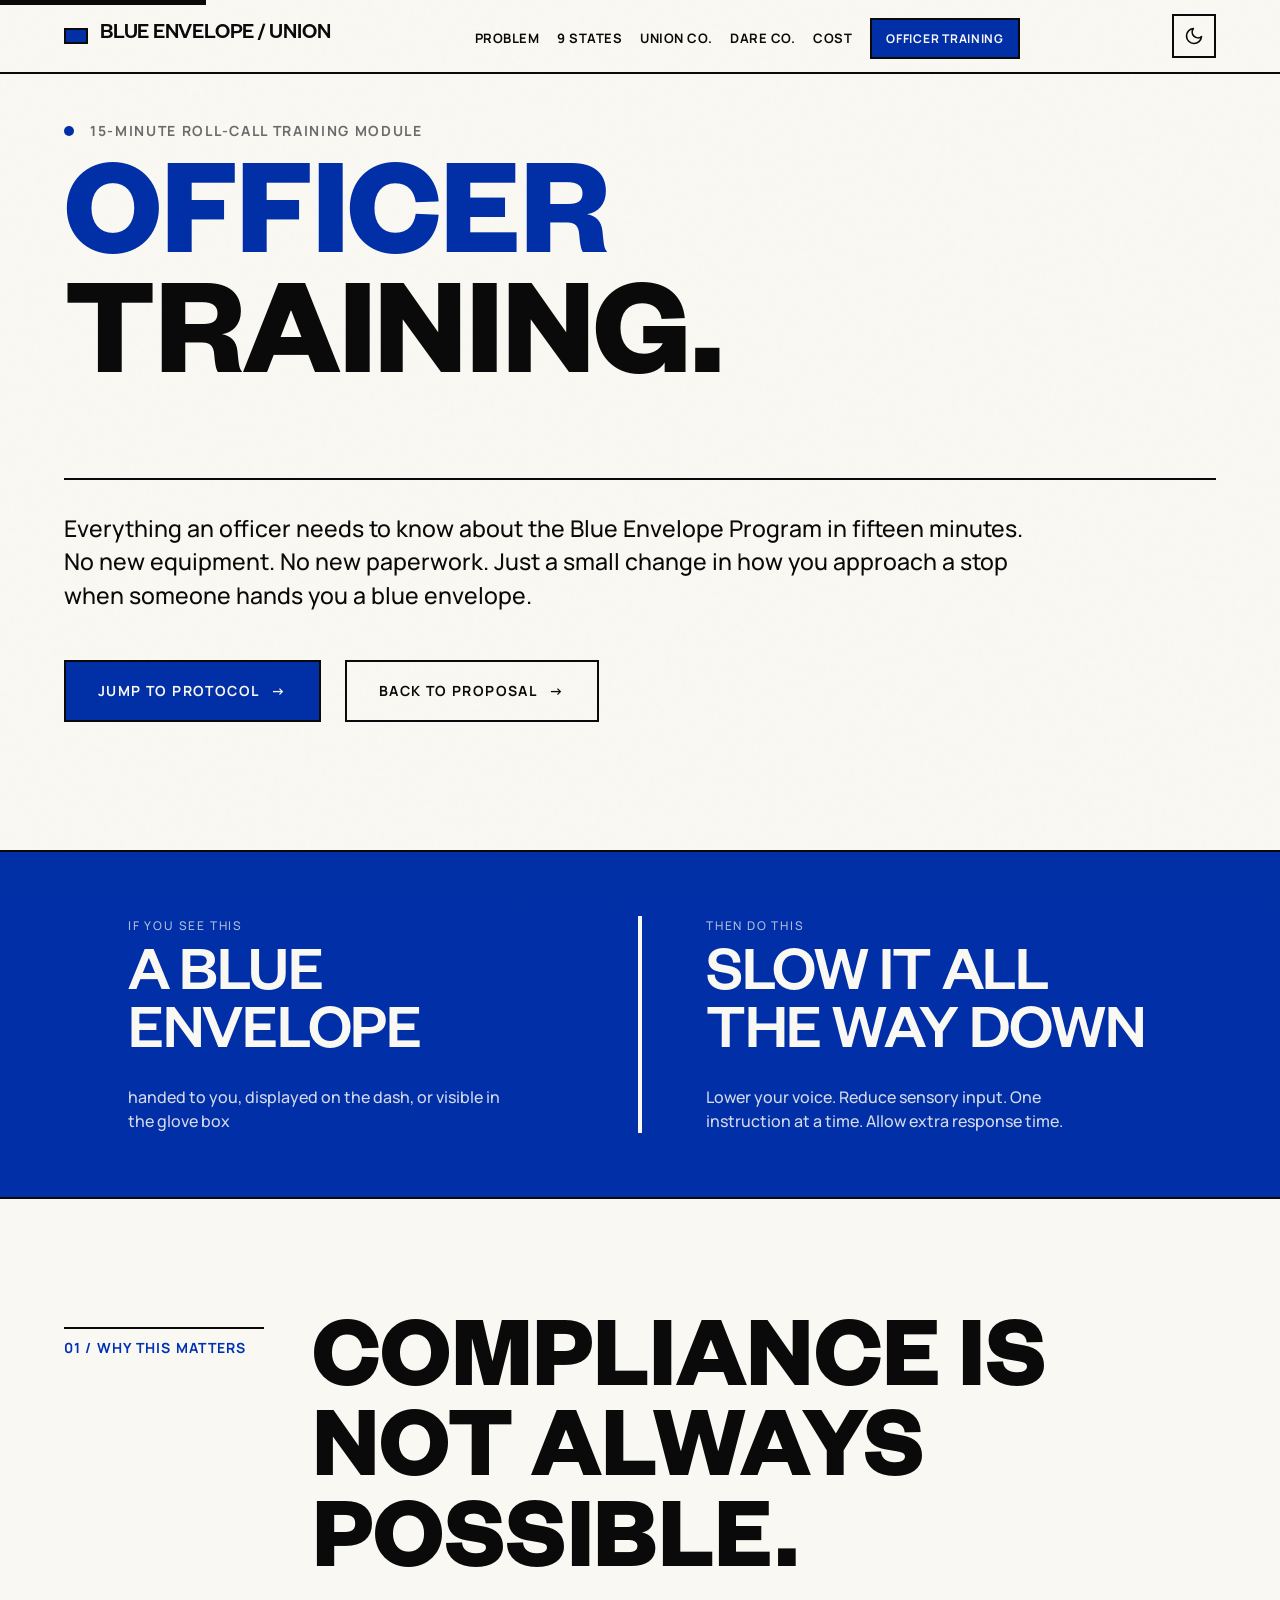
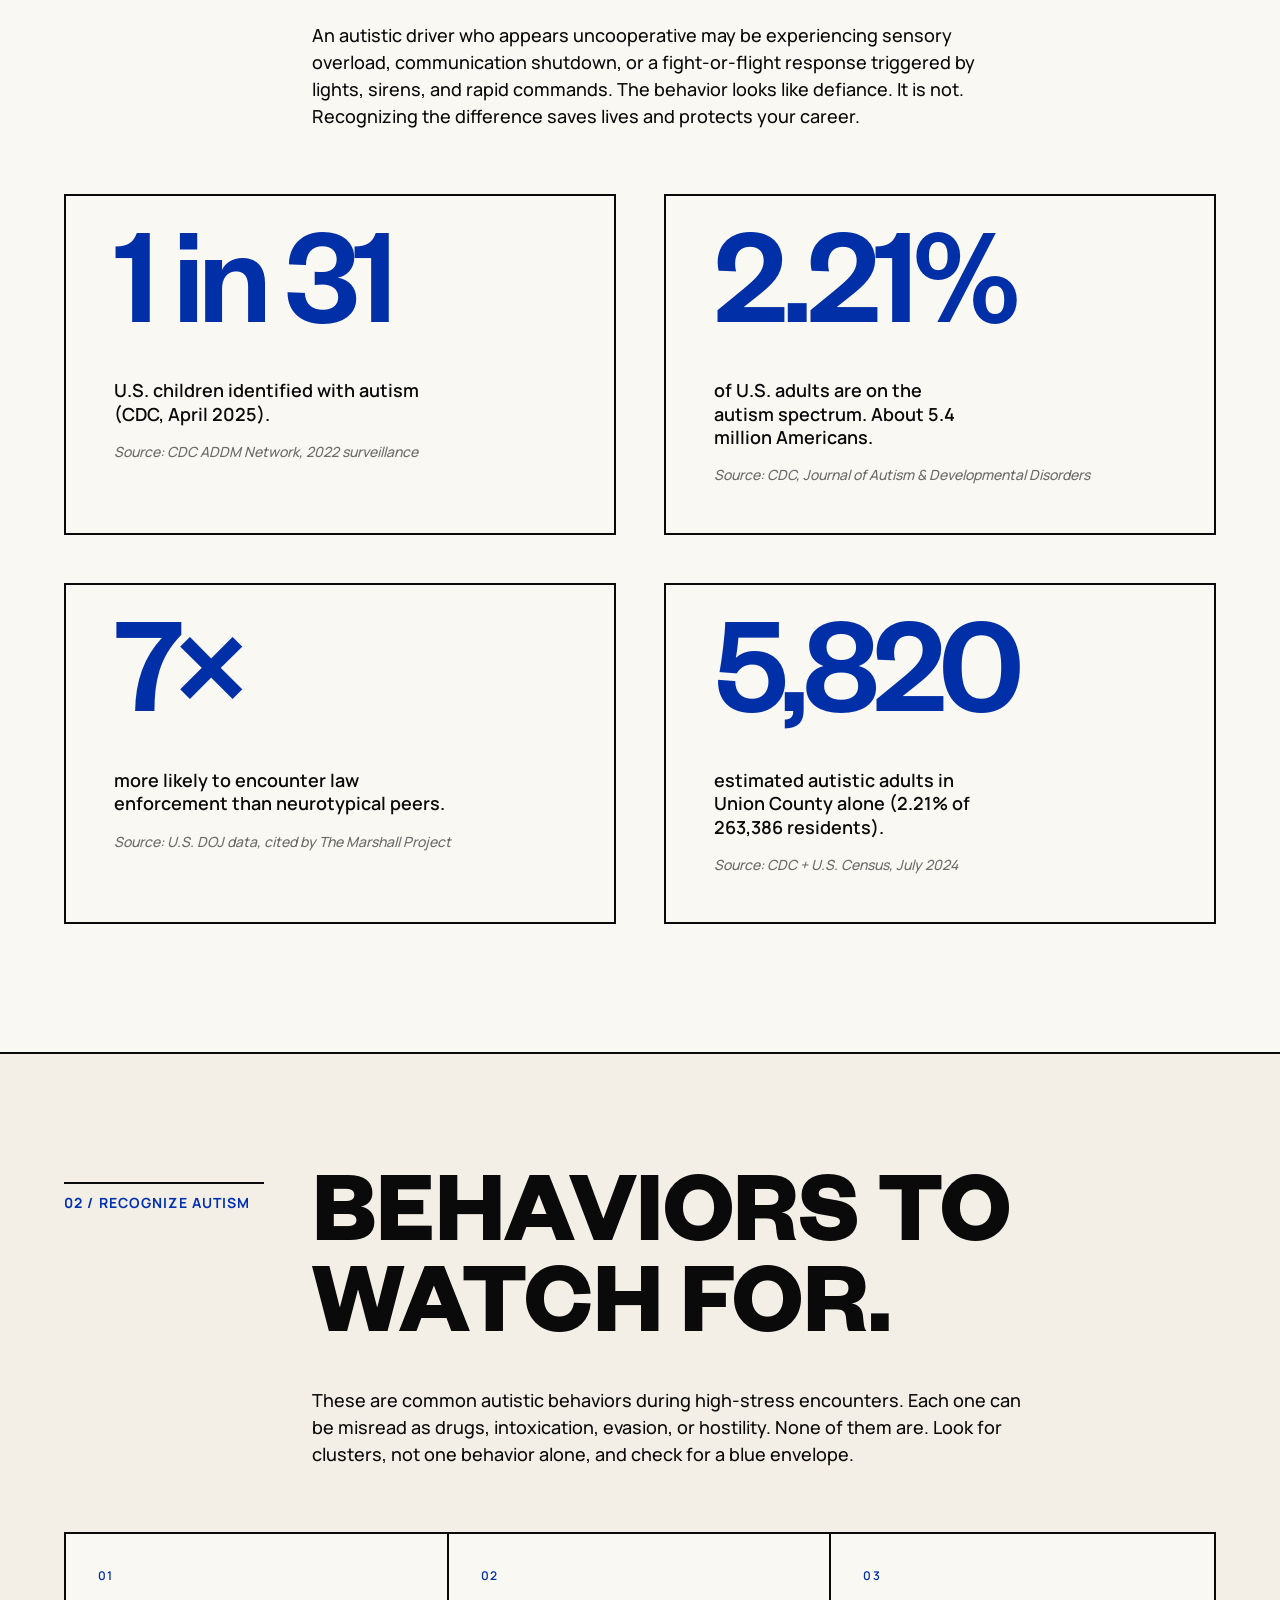
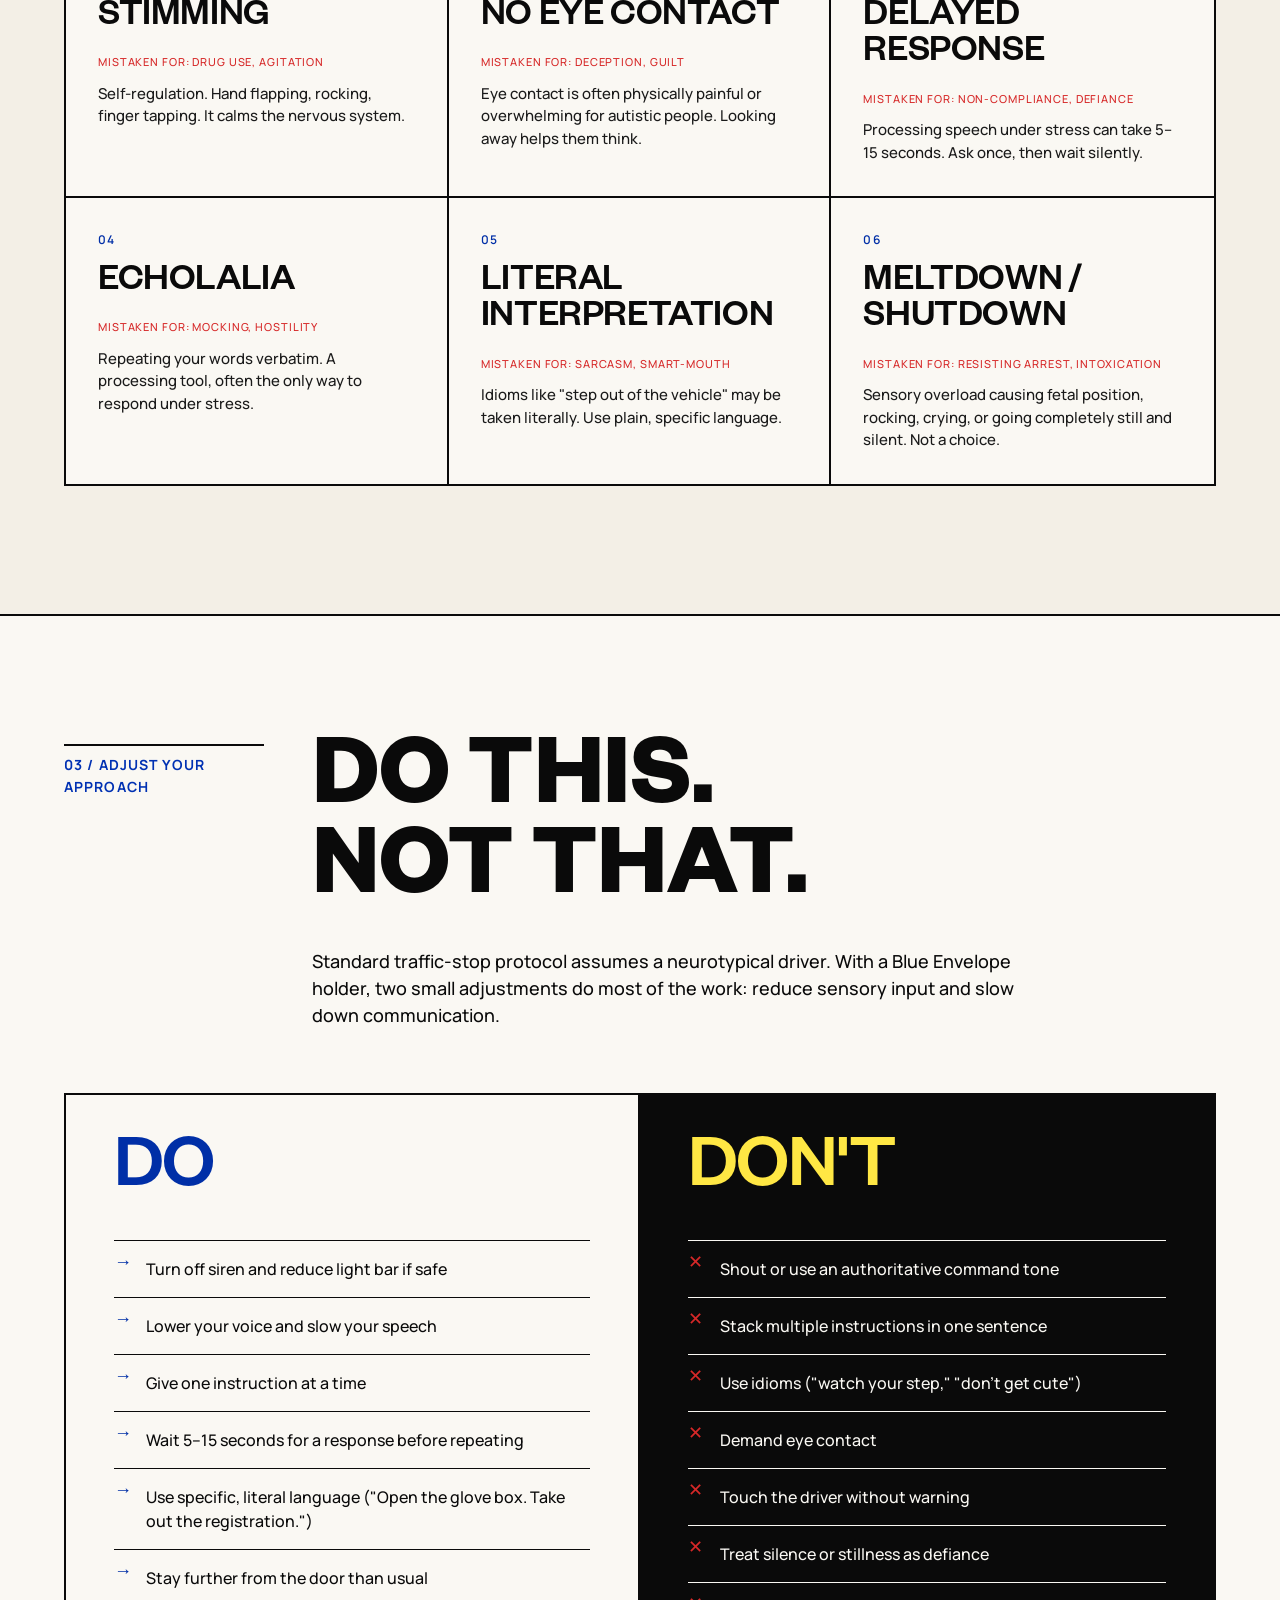
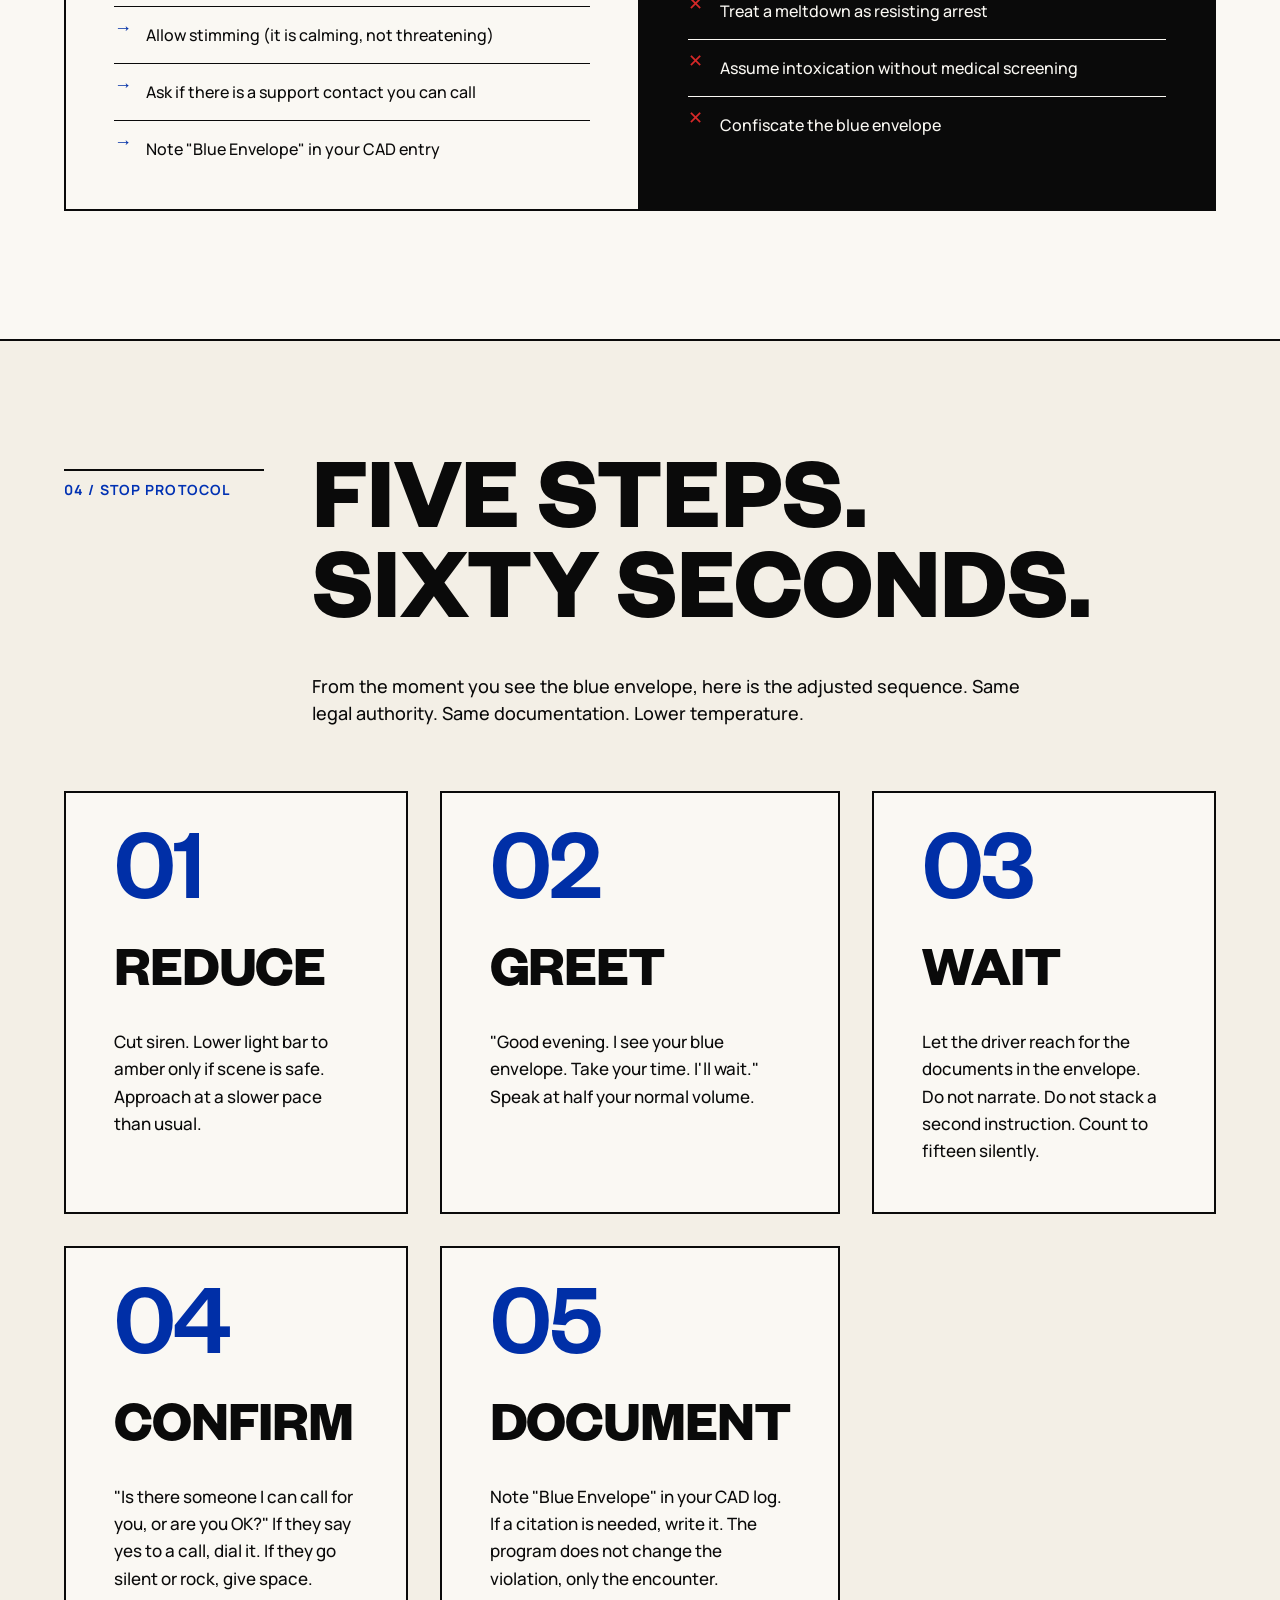
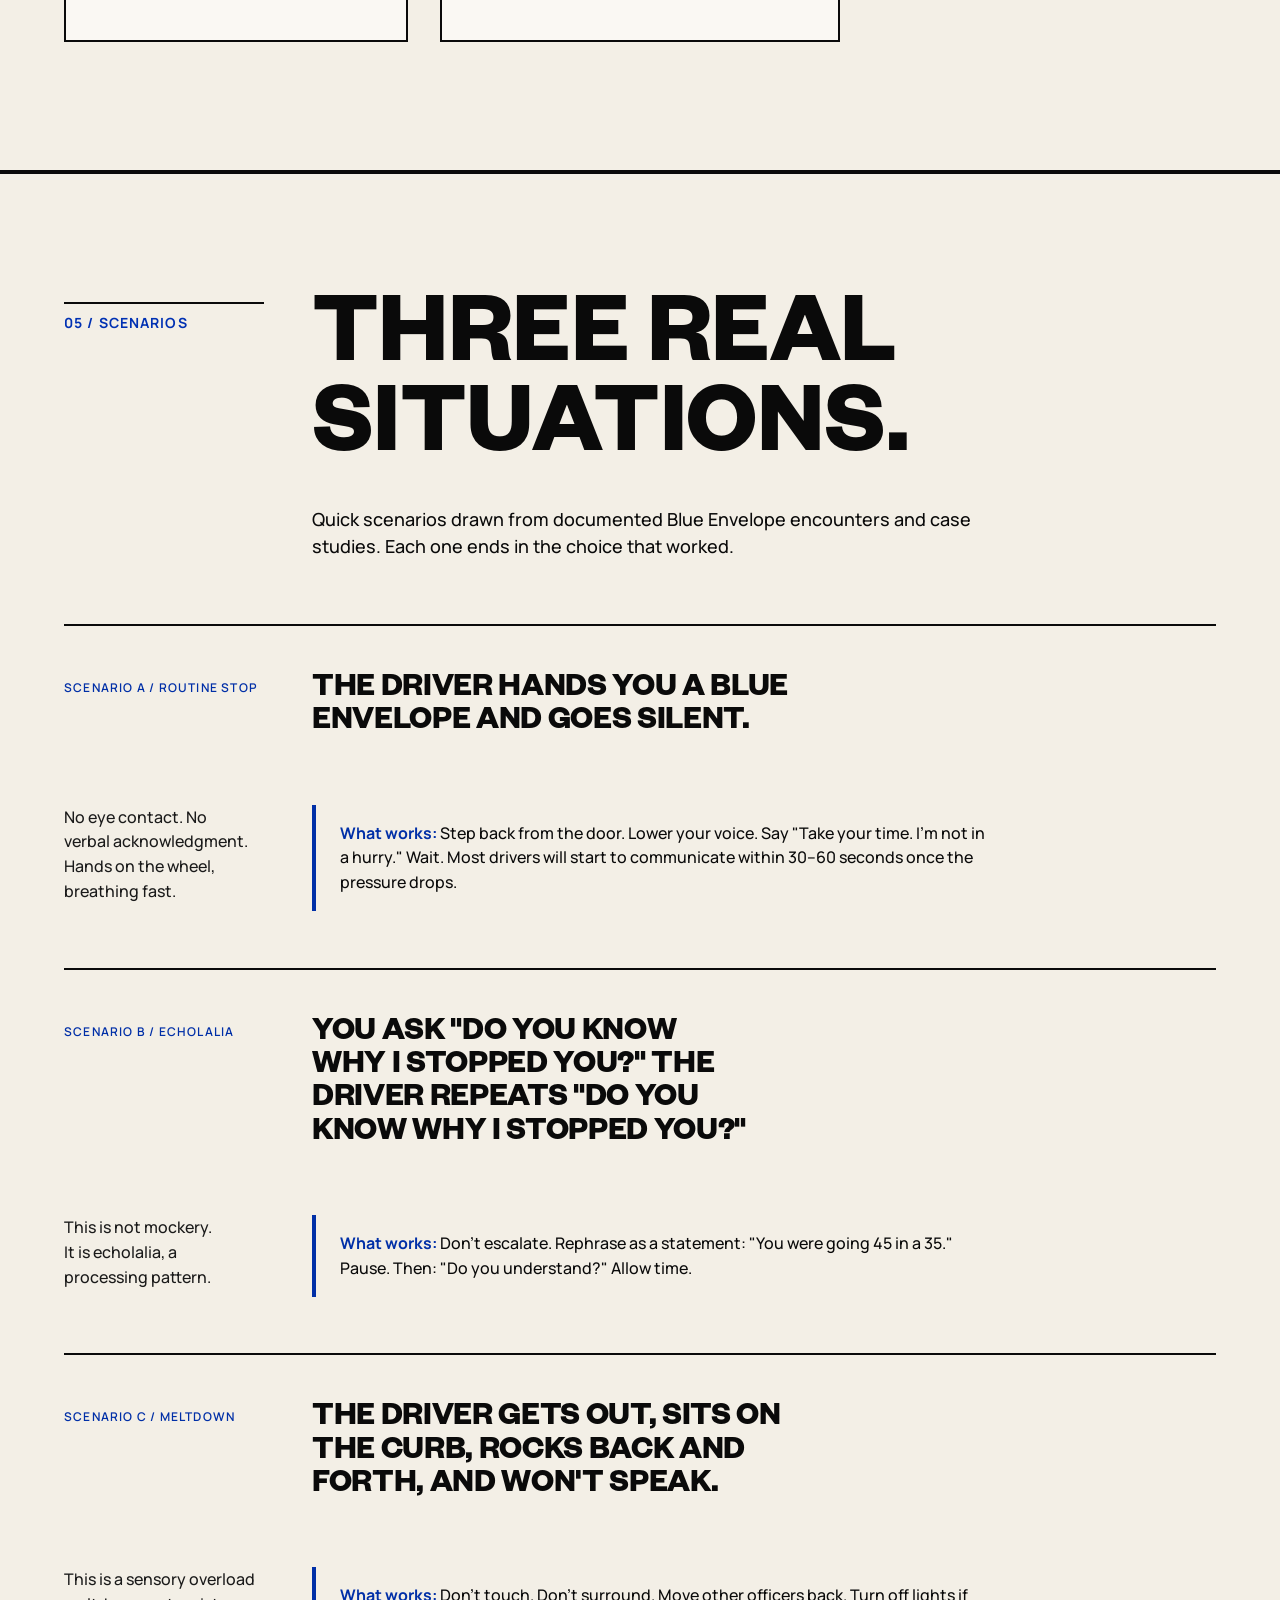
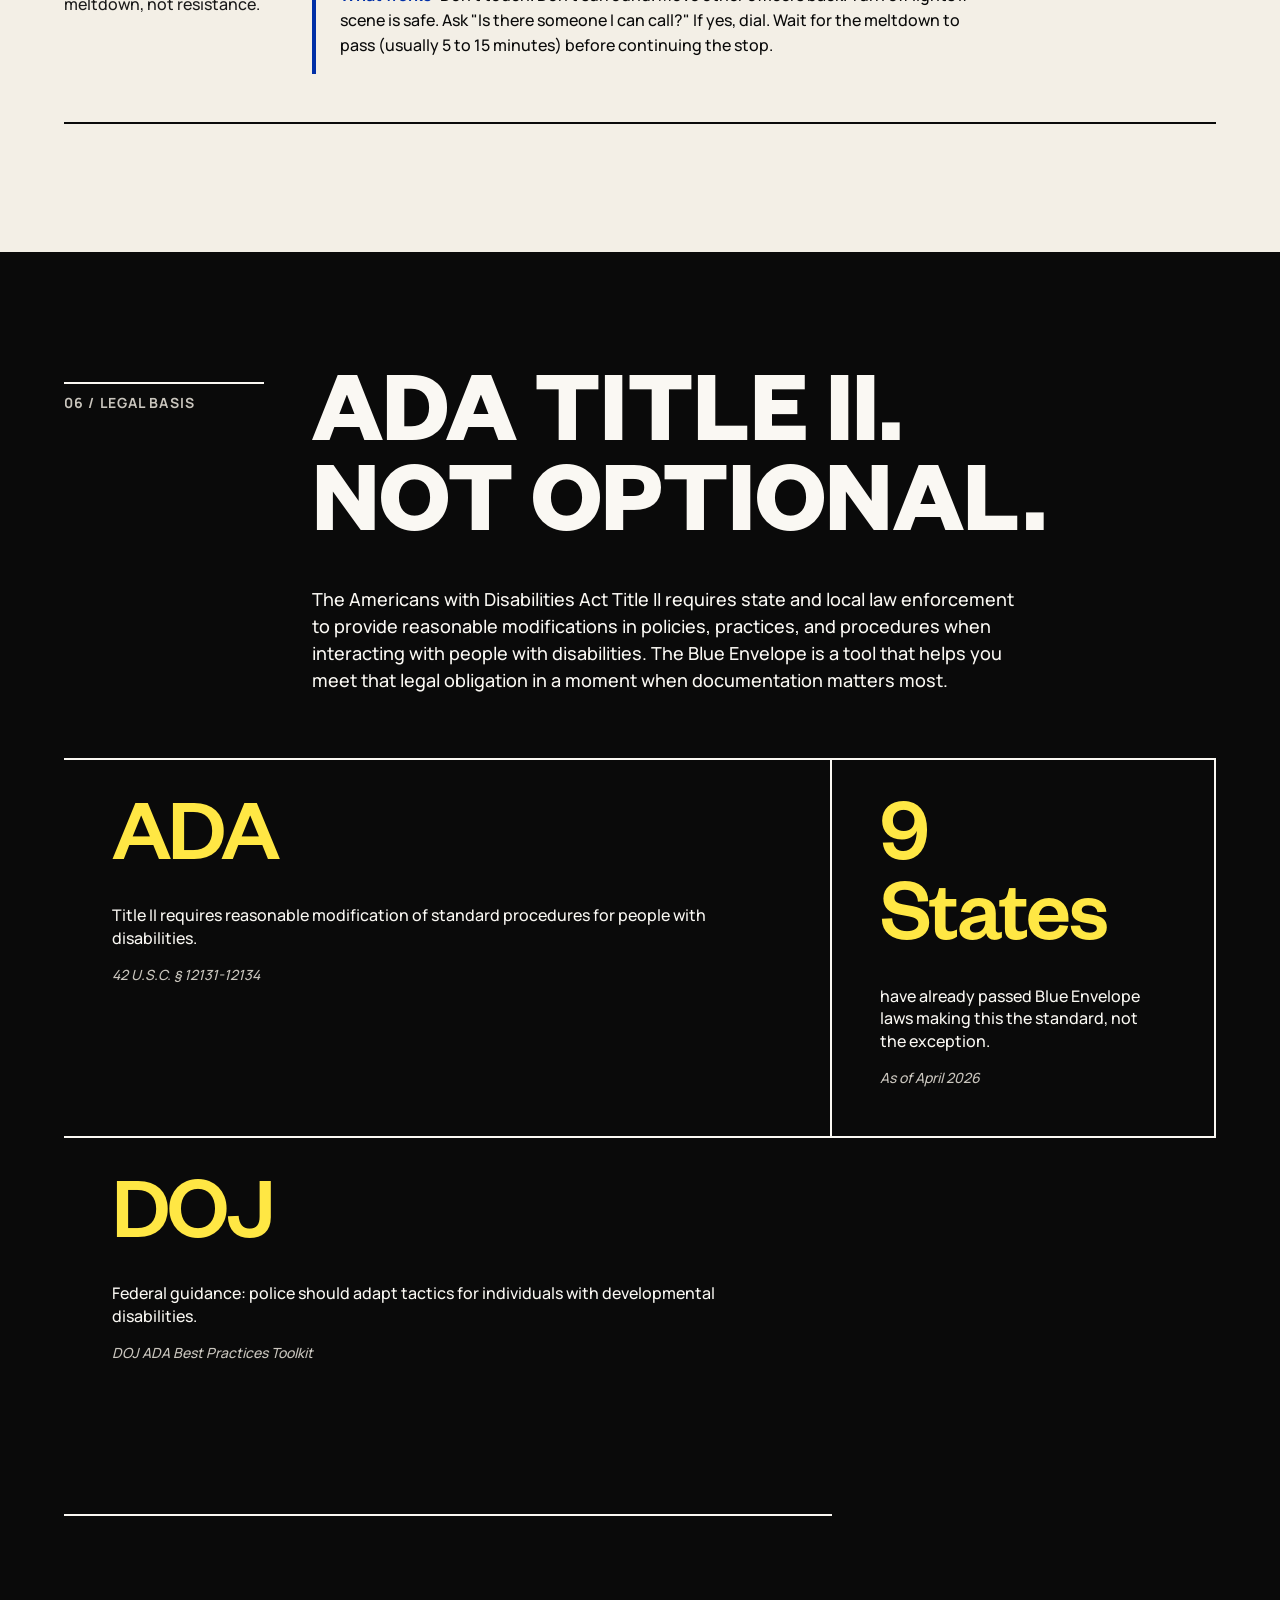
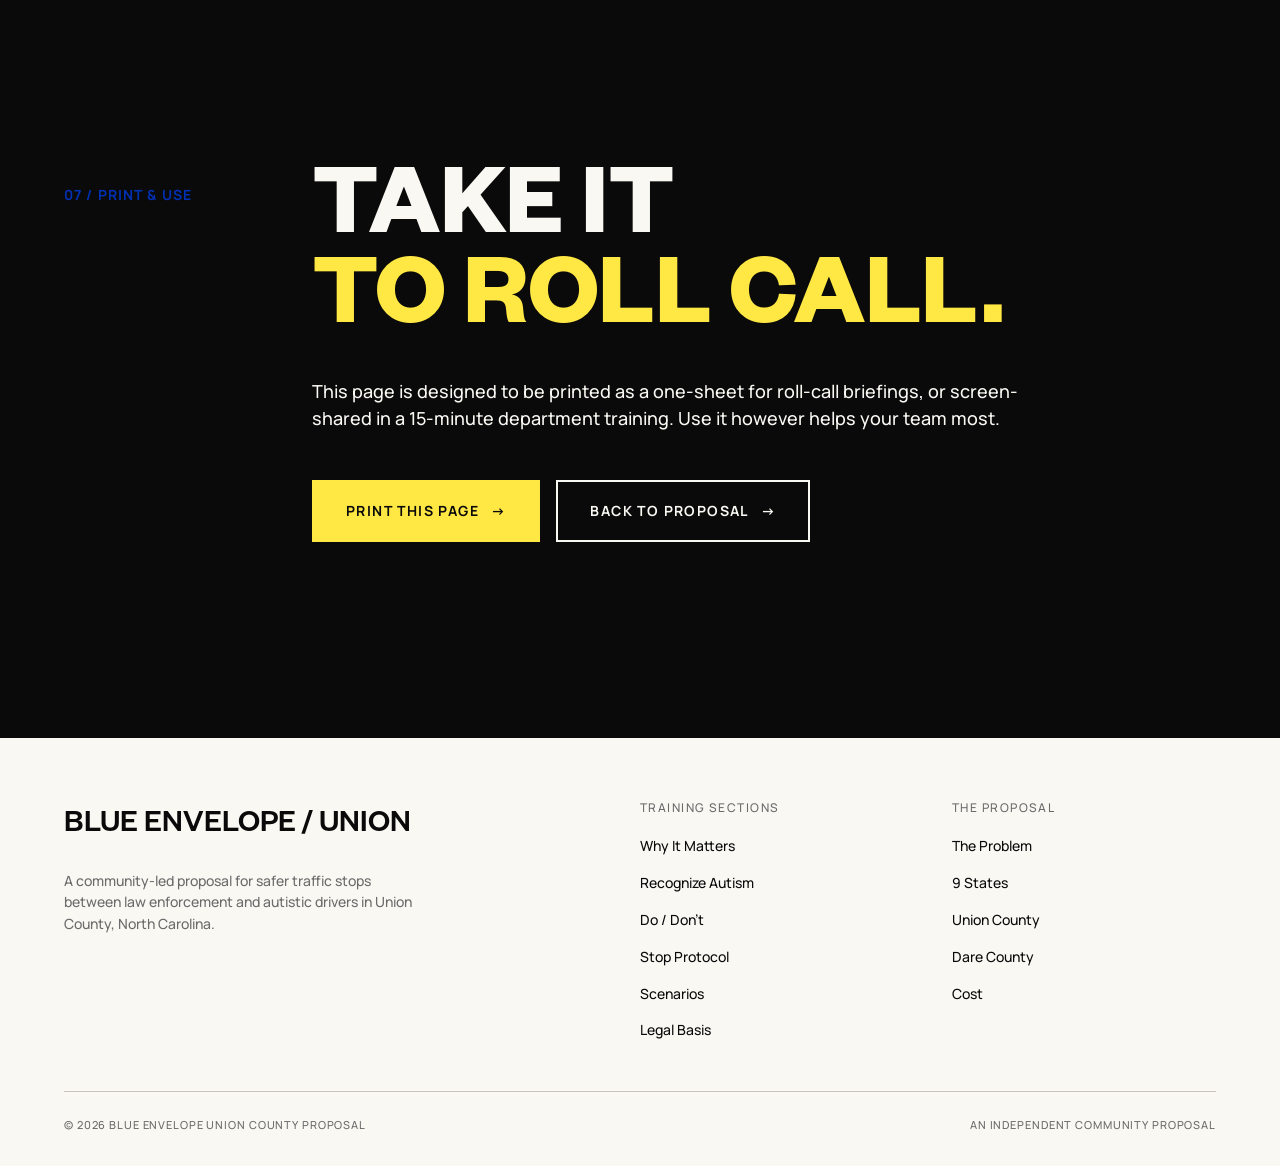
<file: website/training.html>
<!DOCTYPE html>
<html lang="en">
<head>
  <meta charset="UTF-8">
  <meta name="viewport" content="width=device-width, initial-scale=1.0">
  <title>Officer Training — Blue Envelope Union County</title>
  <meta name="description" content="A 15-minute roll-call training module on the Blue Envelope Program for Union County, NC law enforcement officers.">
  <meta name="theme-color" content="#002fa7">

  <link rel="icon" type="image/svg+xml" href="/favicon.svg">
  <link rel="apple-touch-icon" href="/apple-touch-icon.svg">

  <link rel="preconnect" href="https://fonts.googleapis.com">
  <link rel="preconnect" href="https://fonts.gstatic.com" crossorigin>
  <link href="https://fonts.googleapis.com/css2?family=Manrope:wght@400;500;600;700;800&display=swap" rel="stylesheet">

  <link rel="stylesheet" href="styles.css?v=30">
  <link rel="stylesheet" href="training.css?v=3">

  <script>
    (function() {
      try {
        var saved = localStorage.getItem('theme');
        if (saved === 'dark' || saved === 'light') {
          document.documentElement.setAttribute('data-theme', saved);
        }
      } catch (e) {}
    })();
  </script>
</head>
<body>
  <a href="#main" class="skip-link">Skip to main content</a>

  <header class="header">
    <nav class="nav">
      <a href="index.html" class="logo">
        <span class="logo-mark"></span>
        Blue Envelope / Union
      </a>
      <ul class="nav-menu">
        <li><a href="index.html#problem" class="nav-link">Problem</a></li>
        <li><a href="index.html#states" class="nav-link">9 States</a></li>
        <li><a href="index.html#union" class="nav-link">Union Co.</a></li>
        <li><a href="index.html#dare" class="nav-link">Dare Co.</a></li>
        <li><a href="index.html#cost" class="nav-link">Cost</a></li>
        <li><a href="training.html" class="nav-cta">Officer Training</a></li>
      </ul>
      <button class="theme-toggle" aria-label="Toggle dark mode" type="button">
        <svg class="icon-moon" viewBox="0 0 24 24" aria-hidden="true"><path d="M21 12.79A9 9 0 1 1 11.21 3 7 7 0 0 0 21 12.79z"/></svg>
        <svg class="icon-sun" viewBox="0 0 24 24" aria-hidden="true"><circle cx="12" cy="12" r="4"/><path d="M12 2v2M12 20v2M4.93 4.93l1.41 1.41M17.66 17.66l1.41 1.41M2 12h2M20 12h2M4.93 19.07l1.41-1.41M17.66 6.34l1.41-1.41"/></svg>
      </button>
      <button class="mobile-menu-toggle" aria-label="Toggle menu">
        <span></span><span></span><span></span>
      </button>
    </nav>
  </header>

  <main id="main">

    <!-- HERO -->
    <section class="hero">
      <div class="container">
        <div class="hero-tag">
          <span class="hero-tag-dot"></span>
          <span class="eyebrow">15-Minute Roll-Call Training Module</span>
        </div>

        <h1 class="hero-title">
          <span class="blue">Officer</span>
          <span class="ink">Training.</span>
        </h1>

        <div class="hero-meta">
          <p class="hero-lead">
            Everything an officer needs to know about the Blue Envelope Program in fifteen minutes. No new equipment. No new paperwork. Just a small change in how you approach a stop when someone hands you a blue envelope.
          </p>
          <div class="hero-cta-group">
            <a href="#protocol" class="btn btn-primary">
              Jump to Protocol
              <span class="btn-arrow">&rarr;</span>
            </a>
            <a href="index.html" class="btn btn-secondary">
              Back to Proposal
              <span class="btn-arrow">&rarr;</span>
            </a>
          </div>
        </div>
      </div>
    </section>

    <!-- QUICK REFERENCE CARD -->
    <section class="quick-card">
      <div class="container">
        <div class="qr-grid">
          <div class="qr-block">
            <div class="qr-eyebrow">If you see this</div>
            <div class="qr-big">A blue envelope</div>
            <div class="qr-sub">handed to you, displayed on the dash, or visible in the glove box</div>
          </div>
          <div class="qr-divider"></div>
          <div class="qr-block">
            <div class="qr-eyebrow">Then do this</div>
            <div class="qr-big">Slow it all the way down</div>
            <div class="qr-sub">Lower your voice. Reduce sensory input. One instruction at a time. Allow extra response time.</div>
          </div>
        </div>
      </div>
    </section>

    <!-- WHY -->
    <section id="why" class="problem">
      <div class="container">
        <div class="section-header">
          <div class="section-num">01 / Why This Matters</div>
          <div>
            <h2 class="section-title">Compliance Is <br>Not Always Possible.</h2>
            <p class="section-intro">
              An autistic driver who appears uncooperative may be experiencing sensory overload, communication shutdown, or a fight-or-flight response triggered by lights, sirens, and rapid commands. The behavior looks like defiance. It is not. Recognizing the difference saves lives and protects your career.
            </p>
          </div>
        </div>

        <div class="big-stat-grid">
          <div class="big-stat">
            <span class="big-stat-num">1 in 31</span>
            <div class="big-stat-label">U.S. children identified with autism (CDC, April 2025).</div>
            <div class="big-stat-source">Source: CDC ADDM Network, 2022 surveillance</div>
          </div>
          <div class="big-stat">
            <span class="big-stat-num">2.21%</span>
            <div class="big-stat-label">of U.S. adults are on the autism spectrum. About 5.4 million Americans.</div>
            <div class="big-stat-source">Source: CDC, Journal of Autism &amp; Developmental Disorders</div>
          </div>
          <div class="big-stat">
            <span class="big-stat-num">7&times;</span>
            <div class="big-stat-label">more likely to encounter law enforcement than neurotypical peers.</div>
            <div class="big-stat-source">Source: U.S. DOJ data, cited by The Marshall Project</div>
          </div>
          <div class="big-stat">
            <span class="big-stat-num">5,820</span>
            <div class="big-stat-label">estimated autistic adults in Union County alone (2.21% of 263,386 residents).</div>
            <div class="big-stat-source">Source: CDC + U.S. Census, July 2024</div>
          </div>
        </div>
      </div>
    </section>

    <!-- RECOGNIZE -->
    <section id="recognize" class="how">
      <div class="container">
        <div class="section-header">
          <div class="section-num">02 / Recognize Autism</div>
          <div>
            <h2 class="section-title">Behaviors To <br>Watch For.</h2>
            <p class="section-intro">
              These are common autistic behaviors during high-stress encounters. Each one can be misread as drugs, intoxication, evasion, or hostility. None of them are. Look for clusters, not one behavior alone, and check for a blue envelope.
            </p>
          </div>
        </div>

        <div class="behavior-grid">
          <div class="behavior-card">
            <div class="behavior-num">01</div>
            <div class="behavior-name">Stimming</div>
            <div class="behavior-mistaken">Mistaken for: drug use, agitation</div>
            <div class="behavior-real">Self-regulation. Hand flapping, rocking, finger tapping. It calms the nervous system.</div>
          </div>
          <div class="behavior-card">
            <div class="behavior-num">02</div>
            <div class="behavior-name">No eye contact</div>
            <div class="behavior-mistaken">Mistaken for: deception, guilt</div>
            <div class="behavior-real">Eye contact is often physically painful or overwhelming for autistic people. Looking away helps them think.</div>
          </div>
          <div class="behavior-card">
            <div class="behavior-num">03</div>
            <div class="behavior-name">Delayed response</div>
            <div class="behavior-mistaken">Mistaken for: non-compliance, defiance</div>
            <div class="behavior-real">Processing speech under stress can take 5&ndash;15 seconds. Ask once, then wait silently.</div>
          </div>
          <div class="behavior-card">
            <div class="behavior-num">04</div>
            <div class="behavior-name">Echolalia</div>
            <div class="behavior-mistaken">Mistaken for: mocking, hostility</div>
            <div class="behavior-real">Repeating your words verbatim. A processing tool, often the only way to respond under stress.</div>
          </div>
          <div class="behavior-card">
            <div class="behavior-num">05</div>
            <div class="behavior-name">Literal interpretation</div>
            <div class="behavior-mistaken">Mistaken for: sarcasm, smart-mouth</div>
            <div class="behavior-real">Idioms like "step out of the vehicle" may be taken literally. Use plain, specific language.</div>
          </div>
          <div class="behavior-card">
            <div class="behavior-num">06</div>
            <div class="behavior-name">Meltdown / shutdown</div>
            <div class="behavior-mistaken">Mistaken for: resisting arrest, intoxication</div>
            <div class="behavior-real">Sensory overload causing fetal position, rocking, crying, or going completely still and silent. Not a choice.</div>
          </div>
        </div>
      </div>
    </section>

    <!-- DO / DON'T -->
    <section id="adjust" class="cost">
      <div class="container">
        <div class="section-header">
          <div class="section-num">03 / Adjust Your Approach</div>
          <div>
            <h2 class="section-title">Do This. <br>Not That.</h2>
            <p class="section-intro">
              Standard traffic-stop protocol assumes a neurotypical driver. With a Blue Envelope holder, two small adjustments do most of the work: reduce sensory input and slow down communication.
            </p>
          </div>
        </div>

        <div class="dodont-grid">
          <div class="dodont-col do-col">
            <div class="dodont-eyebrow">Do</div>
            <ul class="dodont-list">
              <li>Turn off siren and reduce light bar if safe</li>
              <li>Lower your voice and slow your speech</li>
              <li>Give one instruction at a time</li>
              <li>Wait 5&ndash;15 seconds for a response before repeating</li>
              <li>Use specific, literal language ("Open the glove box. Take out the registration.")</li>
              <li>Stay further from the door than usual</li>
              <li>Allow stimming (it is calming, not threatening)</li>
              <li>Ask if there is a support contact you can call</li>
              <li>Note "Blue Envelope" in your CAD entry</li>
            </ul>
          </div>
          <div class="dodont-col dont-col">
            <div class="dodont-eyebrow">Don't</div>
            <ul class="dodont-list">
              <li>Shout or use an authoritative command tone</li>
              <li>Stack multiple instructions in one sentence</li>
              <li>Use idioms ("watch your step," "don't get cute")</li>
              <li>Demand eye contact</li>
              <li>Touch the driver without warning</li>
              <li>Treat silence or stillness as defiance</li>
              <li>Treat a meltdown as resisting arrest</li>
              <li>Assume intoxication without medical screening</li>
              <li>Confiscate the blue envelope</li>
            </ul>
          </div>
        </div>
      </div>
    </section>

    <!-- PROTOCOL -->
    <section id="protocol" class="how">
      <div class="container">
        <div class="section-header">
          <div class="section-num">04 / Stop Protocol</div>
          <div>
            <h2 class="section-title">Five Steps. <br>Sixty Seconds.</h2>
            <p class="section-intro">
              From the moment you see the blue envelope, here is the adjusted sequence. Same legal authority. Same documentation. Lower temperature.
            </p>
          </div>
        </div>

        <div class="how-grid">
          <div class="how-step">
            <span class="how-step-num">01</span>
            <h3 class="how-step-title">Reduce</h3>
            <p class="how-step-body">Cut siren. Lower light bar to amber only if scene is safe. Approach at a slower pace than usual.</p>
          </div>
          <div class="how-step">
            <span class="how-step-num">02</span>
            <h3 class="how-step-title">Greet</h3>
            <p class="how-step-body">"Good evening. I see your blue envelope. Take your time. I'll wait." Speak at half your normal volume.</p>
          </div>
          <div class="how-step">
            <span class="how-step-num">03</span>
            <h3 class="how-step-title">Wait</h3>
            <p class="how-step-body">Let the driver reach for the documents in the envelope. Do not narrate. Do not stack a second instruction. Count to fifteen silently.</p>
          </div>
          <div class="how-step">
            <span class="how-step-num">04</span>
            <h3 class="how-step-title">Confirm</h3>
            <p class="how-step-body">"Is there someone I can call for you, or are you OK?" If they say yes to a call, dial it. If they go silent or rock, give space.</p>
          </div>
          <div class="how-step">
            <span class="how-step-num">05</span>
            <h3 class="how-step-title">Document</h3>
            <p class="how-step-body">Note "Blue Envelope" in your CAD log. If a citation is needed, write it. The program does not change the violation, only the encounter.</p>
          </div>
        </div>
      </div>
    </section>

    <!-- SCENARIOS -->
    <section id="scenarios" class="states">
      <div class="container">
        <div class="section-header">
          <div class="section-num">05 / Scenarios</div>
          <div>
            <h2 class="section-title">Three Real <br>Situations.</h2>
            <p class="section-intro">
              Quick scenarios drawn from documented Blue Envelope encounters and case studies. Each one ends in the choice that worked.
            </p>
          </div>
        </div>

        <div class="scenario-list">
          <div class="scenario">
            <div class="scenario-tag">Scenario A / Routine Stop</div>
            <h3 class="scenario-title">The driver hands you a blue envelope and goes silent.</h3>
            <p class="scenario-body">No eye contact. No verbal acknowledgment. Hands on the wheel, breathing fast.</p>
            <p class="scenario-resolution"><strong>What works:</strong> Step back from the door. Lower your voice. Say "Take your time. I'm not in a hurry." Wait. Most drivers will start to communicate within 30&ndash;60 seconds once the pressure drops.</p>
          </div>
          <div class="scenario">
            <div class="scenario-tag">Scenario B / Echolalia</div>
            <h3 class="scenario-title">You ask "Do you know why I stopped you?" The driver repeats "Do you know why I stopped you?"</h3>
            <p class="scenario-body">This is not mockery. It is echolalia, a processing pattern.</p>
            <p class="scenario-resolution"><strong>What works:</strong> Don't escalate. Rephrase as a statement: "You were going 45 in a 35." Pause. Then: "Do you understand?" Allow time.</p>
          </div>
          <div class="scenario">
            <div class="scenario-tag">Scenario C / Meltdown</div>
            <h3 class="scenario-title">The driver gets out, sits on the curb, rocks back and forth, and won't speak.</h3>
            <p class="scenario-body">This is a sensory overload meltdown, not resistance.</p>
            <p class="scenario-resolution"><strong>What works:</strong> Don't touch. Don't surround. Move other officers back. Turn off lights if scene is safe. Ask "Is there someone I can call?" If yes, dial. Wait for the meltdown to pass (usually 5 to 15 minutes) before continuing the stop.</p>
          </div>
        </div>
      </div>
    </section>

    <!-- LEGAL -->
    <section id="legal" class="union">
      <div class="container">
        <div class="section-header">
          <div class="section-num">06 / Legal Basis</div>
          <div>
            <h2 class="section-title">ADA Title II. <br>Not Optional.</h2>
            <p class="section-intro">
              The Americans with Disabilities Act Title II requires state and local law enforcement to provide reasonable modifications in policies, practices, and procedures when interacting with people with disabilities. The Blue Envelope is a tool that helps you meet that legal obligation in a moment when documentation matters most.
            </p>
          </div>
        </div>

        <div class="union-grid">
          <div class="union-cell">
            <span class="union-cell-num">ADA</span>
            <div class="union-cell-label">Title II requires reasonable modification of standard procedures for people with disabilities.</div>
            <span class="union-cell-source">42 U.S.C. § 12131-12134</span>
          </div>
          <div class="union-cell">
            <span class="union-cell-num">9 States</span>
            <div class="union-cell-label">have already passed Blue Envelope laws making this the standard, not the exception.</div>
            <span class="union-cell-source">As of April 2026</span>
          </div>
          <div class="union-cell">
            <span class="union-cell-num">DOJ</span>
            <div class="union-cell-label">Federal guidance: police should adapt tactics for individuals with developmental disabilities.</div>
            <span class="union-cell-source">DOJ ADA Best Practices Toolkit</span>
          </div>
        </div>
      </div>
    </section>

    <!-- CTA -->
    <section class="cta-block">
      <div class="container">
        <div class="section-header">
          <div class="section-num">07 / Print &amp; Use</div>
          <div>
            <h2 class="section-title">Take It <br><span class="yellow">To Roll Call.</span></h2>
            <p class="section-intro">
              This page is designed to be printed as a one-sheet for roll-call briefings, or screen-shared in a 15-minute department training. Use it however helps your team most.
            </p>
            <div class="cta-buttons">
              <a href="javascript:window.print()" class="btn btn-primary">
                Print This Page
                <span class="btn-arrow">&rarr;</span>
              </a>
              <a href="index.html" class="btn btn-secondary">
                Back to Proposal
                <span class="btn-arrow">&rarr;</span>
              </a>
            </div>
          </div>
        </div>
      </div>
    </section>

  </main>

  <footer class="footer">
    <div class="container">
      <div class="footer-grid">
        <div>
          <div class="footer-brand">Blue Envelope / Union</div>
          <p class="footer-tag">A community-led proposal for safer traffic stops between law enforcement and autistic drivers in Union County, North Carolina.</p>
        </div>
        <div>
          <h4>Training Sections</h4>
          <ul class="footer-links">
            <li><a href="#why">Why It Matters</a></li>
            <li><a href="#recognize">Recognize Autism</a></li>
            <li><a href="#adjust">Do / Don't</a></li>
            <li><a href="#protocol">Stop Protocol</a></li>
            <li><a href="#scenarios">Scenarios</a></li>
            <li><a href="#legal">Legal Basis</a></li>
          </ul>
        </div>
        <div>
          <h4>The Proposal</h4>
          <ul class="footer-links">
            <li><a href="index.html#problem">The Problem</a></li>
            <li><a href="index.html#states">9 States</a></li>
            <li><a href="index.html#union">Union County</a></li>
            <li><a href="index.html#dare">Dare County</a></li>
            <li><a href="index.html#cost">Cost</a></li>
          </ul>
        </div>
      </div>
      <div class="footer-bottom">
        <span>&copy; 2026 Blue Envelope Union County Proposal</span>
        <span>An independent community proposal</span>
      </div>
    </div>
  </footer>

  <script src="script.js?v=10"></script>
</body>
</html>
</file>
<file: website/styles.css>
/* ============================================
   BLUE ENVELOPE — UNION COUNTY
   Editorial Civic Brutalism
   ============================================ */

/* Founders Grotesk — local fonts */
@font-face { font-family: 'Founders Grotesk'; src: url('fonts/FoundersGrotesk-Light.otf') format('opentype'); font-weight: 300; font-style: normal; font-display: swap; }
@font-face { font-family: 'Founders Grotesk'; src: url('fonts/FoundersGrotesk-LightItalic.otf') format('opentype'); font-weight: 300; font-style: italic; font-display: swap; }
@font-face { font-family: 'Founders Grotesk'; src: url('fonts/FoundersGrotesk-Regular.otf') format('opentype'); font-weight: 400; font-style: normal; font-display: swap; }
@font-face { font-family: 'Founders Grotesk'; src: url('fonts/FoundersGrotesk-RegularItalic.otf') format('opentype'); font-weight: 400; font-style: italic; font-display: swap; }
@font-face { font-family: 'Founders Grotesk'; src: url('fonts/FoundersGrotesk-Medium.otf') format('opentype'); font-weight: 500; font-style: normal; font-display: swap; }
@font-face { font-family: 'Founders Grotesk'; src: url('fonts/FoundersGrotesk-MediumItalic.otf') format('opentype'); font-weight: 500; font-style: italic; font-display: swap; }
@font-face { font-family: 'Founders Grotesk'; src: url('fonts/FoundersGrotesk-Semibold.otf') format('opentype'); font-weight: 600; font-style: normal; font-display: swap; }
@font-face { font-family: 'Founders Grotesk'; src: url('fonts/FoundersGrotesk-SemiboldItalic.otf') format('opentype'); font-weight: 600; font-style: italic; font-display: swap; }
@font-face { font-family: 'Founders Grotesk'; src: url('fonts/FoundersGrotesk-Bold.otf') format('opentype'); font-weight: 700; font-style: normal; font-display: swap; }
@font-face { font-family: 'Founders Grotesk'; src: url('fonts/FoundersGrotesk-BoldItalic.otf') format('opentype'); font-weight: 700; font-style: italic; font-display: swap; }

*,
*::before,
*::after {
  box-sizing: border-box;
  margin: 0;
  padding: 0;
}

html {
  scroll-behavior: smooth;
  -webkit-font-smoothing: antialiased;
  -moz-osx-font-smoothing: grayscale;
}

:root {
  --cream: #faf8f3;
  --cream-deep: #f3efe6;
  --ink: #0a0a0a;
  --ink-soft: #1a1a1a;
  --gray: #6b6b6b;
  --gray-light: #c9c5bd;
  --blue: #002fa7;
  --blue-deep: #001a5e;
  --blue-bright: #0046ff;
  --blue-light: #6fa0ff;
  --blue-on-cream: #0031b3;
  --yellow: #ffe744;
  --red: #d62828;

  /* Theme transition */
  --theme-transition: background 0.3s var(--ease-out), color 0.3s var(--ease-out), border-color 0.3s var(--ease-out);

  --display: 'Founders Grotesk', 'Helvetica Neue', Arial, sans-serif;
  --body: 'Manrope', system-ui, sans-serif;
  /* mono retired per Beth — alias to body so existing var(--mono)
     usages render in the body sans-serif instead */
  --mono: 'Manrope', system-ui, sans-serif;

  /* Type scale */
  --type-mega: clamp(120px, 22vw, 360px);   /* shock-tier — full viewport stops */
  --type-display: clamp(56px, 11vw, 176px); /* hero h1 */
  --type-h2: clamp(48px, 8vw, 128px);
  --type-h3: clamp(32px, 4.5vw, 64px);

  /* Spacing — STRICT. 8pt grid. No exceptions. */
  --space-1: 8px;
  --space-2: 16px;
  --space-3: 24px;
  --space-4: 32px;
  --space-5: 48px;    /* gap between section-header and content */
  --space-6: 64px;    /* mobile section vertical padding */
  --space-7: 96px;
  --space-8: 128px;   /* desktop section vertical padding */

  /* Component padding — STRICT */
  --pad-card: 48px;        /* all cards desktop */
  --pad-card-mobile: 32px; /* all cards mobile */
  --pad-section: 128px;    /* all sections desktop */
  --pad-section-mobile: 64px; /* all sections mobile */

  --s-1: 4px;
  --s-2: 8px;
  --s-3: 16px;
  --s-4: 24px;
  --s-5: 32px;
  --s-6: 48px;
  --s-7: 64px;
  --s-8: 96px;
  --s-9: 128px;

  --max-w: 1440px;
  --gutter: clamp(24px, 5vw, 80px);

  --ease-out: cubic-bezier(0.16, 1, 0.3, 1);
  --ease-in-out: cubic-bezier(0.65, 0, 0.35, 1);
}

body {
  font-family: var(--body);
  background: var(--cream);
  color: var(--ink);
  font-weight: 500;
  line-height: 1.6;
  font-size: 18px;
  overflow-x: hidden;
}

body::before {
  content: '';
  position: fixed;
  inset: 0;
  pointer-events: none;
  z-index: 9999;
  background-image: url("data:image/svg+xml,%3Csvg viewBox='0 0 200 200' xmlns='http://www.w3.org/2000/svg'%3E%3Cfilter id='n'%3E%3CfeTurbulence type='fractalNoise' baseFrequency='0.85' numOctaves='3' /%3E%3C/filter%3E%3Crect width='100%25' height='100%25' filter='url(%23n)' opacity='0.4'/%3E%3C/svg%3E");
  opacity: 0.04;
  mix-blend-mode: multiply;
}

h1, h2, h3, h4 {
  font-family: var(--display);
  font-weight: 700;
  letter-spacing: -0.005em;
  line-height: 0.92;
  text-transform: uppercase;
  color: var(--ink);
  /* No widows/orphans on headlines — balance the lines */
  text-wrap: balance;
  -webkit-text-wrap: balance;
}

/* Pretty text wrapping for body copy — prevents single-word last lines */
p, .section-intro, .hero-lead, .object-body,
.big-stat-label, .how-step-body, .roadmap-body,
.scenario-body, .behavior-real {
  text-wrap: pretty;
  -webkit-text-wrap: pretty;
  orphans: 3;
  widows: 3;
}

h1 { font-size: clamp(56px, 11vw, 176px); line-height: 0.85; letter-spacing: -0.01em; }
h2 { font-size: clamp(48px, 8vw, 128px); line-height: 0.88; }
h3 { font-size: clamp(32px, 4.5vw, 64px); line-height: 0.95; }
h4 { font-size: clamp(20px, 2.4vw, 32px); line-height: 1; }

p {
  max-width: 60ch;
  font-size: clamp(16px, 1.2vw, 19px);
  line-height: 1.55;
  color: var(--ink-soft);
}

a { color: inherit; text-decoration: none; }

.eyebrow {
  font-family: var(--body);
  font-size: 14px;
  font-weight: 700;
  text-transform: uppercase;
  letter-spacing: 0.12em;
  color: var(--gray);
  display: inline-block;
}

.skip-link {
  position: absolute;
  top: -40px;
  left: 0;
  background: var(--ink);
  color: var(--cream);
  padding: 8px 16px;
  z-index: 10000;
}
.skip-link:focus { top: 0; }

.container {
  max-width: var(--max-w);
  margin: 0 auto;
  padding: 0 var(--gutter);
}

section { padding: var(--pad-section) 0; position: relative; }

@media (max-width: 768px) {
  section { padding: var(--pad-section-mobile) 0; }
}

/* HEADER */
.header {
  position: fixed;
  top: 0;
  left: 0;
  right: 0;
  z-index: 100;
  background: var(--cream);
  border-bottom: 2px solid var(--ink);
}

.nav {
  display: flex;
  align-items: center;
  height: 72px;
  max-width: var(--max-w);
  margin: 0 auto;
  padding: 0 var(--gutter);
  gap: 24px;
  position: relative;
}

/* Logo pinned left, theme toggle pinned right.
   Auto margins on both sides of nav-menu center it in the
   space between logo and toggle (no overlap with the logo). */
.nav .nav-menu { margin-left: auto; margin-right: auto; }

.logo {
  font-family: var(--display);
  font-size: 22px;
  text-transform: uppercase;
  letter-spacing: -0.01em;
  color: var(--ink);
  display: flex;
  align-items: center;
  gap: 12px;
  white-space: nowrap;
  flex-shrink: 0;
}

.logo-mark {
  width: 24px;
  height: 16px;
  background: var(--blue);
  border: 2px solid var(--ink);
  display: inline-block;
}

.nav-menu {
  list-style: none;
  display: flex;
  gap: 18px;
  align-items: center;
  flex-wrap: nowrap;
}

.nav-menu li { white-space: nowrap; }

.nav-link {
  font-family: var(--body);
  font-size: 13px;
  font-weight: 700;
  text-transform: uppercase;
  letter-spacing: 0.04em;
  color: var(--ink);
  position: relative;
  padding: 4px 0;
  white-space: nowrap;
}

.nav-link::after {
  content: '';
  position: absolute;
  left: 0;
  bottom: -2px;
  width: 0;
  height: 2px;
  background: var(--blue);
  transition: width 0.3s var(--ease-out);
}

.nav-link:hover::after,
.nav-link.active::after { width: 100%; }

.nav-cta {
  background: var(--blue);
  color: var(--cream);
  padding: 10px 14px;
  border: 2px solid var(--ink);
  font-size: 12px;
  font-weight: 700;
  text-transform: uppercase;
  letter-spacing: 0.06em;
  white-space: nowrap;
  transition: all 0.2s;
}

.nav-cta:hover {
  background: var(--ink);
  transform: translate(-2px, -2px);
  box-shadow: 4px 4px 0 var(--blue-light);
}

.mobile-menu-toggle {
  display: none;
  background: none;
  border: 2px solid var(--ink);
  width: 44px;
  height: 44px;
  cursor: pointer;
  flex-direction: column;
  align-items: center;
  justify-content: center;
  gap: 4px;
}

.mobile-menu-toggle span {
  display: block;
  width: 18px;
  height: 2px;
  background: var(--ink);
}

@media (max-width: 900px) {
  .nav-menu { display: none; }
  .mobile-menu-toggle { display: flex; }
  .nav-menu.is-open {
    display: flex;
    position: absolute;
    top: 72px;
    left: 0;
    right: 0;
    transform: none;
    flex-direction: column;
    background: var(--cream);
    border-bottom: 2px solid var(--ink);
    padding: 32px;
    gap: 24px;
    align-items: flex-start;
  }
}

/* HERO */
.hero {
  padding-top: calc(72px + var(--space-5));   /* fixed header (72) + 48 breathing room */
  padding-bottom: var(--pad-section);
  position: relative;
  overflow: hidden;
  border-bottom: 2px solid var(--ink);
}

@media (max-width: 768px) {
  .hero {
    padding-top: calc(72px + var(--space-4));
    padding-bottom: var(--pad-section-mobile);
  }
}

.hero-tag {
  display: flex;
  align-items: center;
  gap: 16px;
  margin-bottom: 32px;
}

.hero-tag-dot {
  width: 10px;
  height: 10px;
  border-radius: 50%;
  background: var(--blue);
  animation: pulse 2.5s ease-in-out infinite;
}

@keyframes pulse {
  0%, 100% { opacity: 1; transform: scale(1); }
  50% { opacity: 0.5; transform: scale(1.4); }
}

.hero-title { margin-bottom: 32px; word-break: keep-all; }
.hero-title .blue { color: var(--blue); display: block; }
.hero-title .ink { color: var(--ink); display: block; }

.hero-meta {
  display: flex;
  flex-direction: column;
  gap: var(--space-5);
  align-items: stretch;
  margin-top: var(--space-6);
  padding-top: var(--space-4);
  border-top: 2px solid var(--ink);
}

.hero-lead {
  font-size: clamp(18px, 1.8vw, 26px);
  line-height: 1.45;
  color: var(--ink);
  font-weight: 500;
  max-width: 70ch;
  margin: 0;
}

.hero-cta-group {
  display: flex;
  flex-direction: row;
  gap: var(--space-3);
  align-items: stretch;
  flex-wrap: wrap;
}

@media (max-width: 768px) {
  .hero-cta-group {
    flex-direction: column;
    align-items: stretch;
    width: 100%;
  }
}

.btn {
  display: inline-flex;
  align-items: center;
  gap: 12px;
  padding: 18px 32px;
  font-family: var(--body);
  font-size: 14px;
  font-weight: 700;
  text-transform: uppercase;
  letter-spacing: 0.1em;
  border: 2px solid var(--ink);
  cursor: pointer;
  transition: all 0.2s var(--ease-out);
}

.btn-primary { background: var(--blue); color: var(--cream); }

.btn-primary:hover {
  background: var(--ink);
  transform: translate(-3px, -3px);
  box-shadow: 6px 6px 0 var(--blue-light);
}

.btn-secondary { background: transparent; color: var(--ink); }

.btn-secondary:hover {
  background: var(--ink);
  color: var(--cream);
  transform: translate(-3px, -3px);
  box-shadow: 6px 6px 0 var(--blue-light);
}

.btn-arrow { display: inline-block; transition: transform 0.2s; }
.btn:hover .btn-arrow { transform: translateX(4px); }

/* THE OBJECT — physical envelope showcase */
.object-section {
  background: var(--cream);
  border-bottom: 2px solid var(--ink);
}

.object-grid {
  display: grid;
  grid-template-columns: 1fr 1fr;
  gap: var(--space-6);
  align-items: center;
}

@media (max-width: 920px) {
  .object-grid { grid-template-columns: 1fr; gap: var(--space-5); }
}

.object-headline {
  font-family: var(--display);
  font-size: clamp(56px, 7vw, 112px);
  line-height: 0.88;
  letter-spacing: -0.03em;
  text-transform: uppercase;
  color: var(--ink);
  margin-bottom: 32px;
}

.object-body {
  font-size: clamp(16px, 1.3vw, 19px);
  line-height: 1.55;
  color: var(--ink);
  font-weight: 500;
  margin-bottom: 16px;
  max-width: 56ch;
}

.object-caption {
  font-family: var(--mono);
  font-size: 11px;
  text-transform: uppercase;
  letter-spacing: 0.1em;
  color: var(--gray);
  margin-top: 24px;
}

.object-image {
  position: relative;
  display: flex;
  align-items: center;
  justify-content: center;
}

.object-image img {
  display: block;
  width: 100%;
  max-width: 540px;
  height: auto;
  border: 2px solid var(--ink);
  box-shadow: 12px 12px 0 var(--blue-light);
  transition: transform 0.4s var(--ease-out);
}

.object-image:hover img {
  transform: translate(-4px, -4px);
  box-shadow: 16px 16px 0 var(--blue-light);
}

/* STATS BAR — aligns with container grid */
.stats-bar {
  padding: var(--space-6) 0;
  border-top: 2px solid var(--ink);
  border-bottom: 2px solid var(--ink);
  background: var(--cream);
}

.stats-bar-grid {
  display: grid;
  grid-template-columns: repeat(4, 1fr);
  gap: 0;
  border: 2px solid var(--ink);
}

.stats-bar-item {
  padding: var(--space-4) var(--space-4);
  padding-top: var(--space-4);
  padding-bottom: var(--space-4);
  border-right: 2px solid var(--ink);
  display: flex;
  flex-direction: column;
  gap: var(--space-3);
  justify-content: space-between;
  background: var(--cream);
  transition: all 0.3s var(--ease-out);
}

.stats-bar-item:hover {
  background: var(--ink);
}

.stats-bar-item:hover .stats-bar-num,
.stats-bar-item:hover .stats-bar-label {
  color: var(--cream);
}

.stats-bar-item:hover .stats-bar-num { color: var(--yellow); }

.stats-bar-item:last-child { border-right: none; }

.stats-bar-num {
  font-family: var(--display);
  font-size: clamp(48px, 5.5vw, 88px);
  line-height: 0.9;
  color: var(--blue);
  letter-spacing: -0.02em;
  text-wrap: balance;
}

.stats-bar-label {
  font-family: var(--body);
  font-size: 15px;
  font-weight: 600;
  line-height: 1.4;
  color: var(--ink);
  max-width: 24ch;
  text-wrap: pretty;
}

@media (max-width: 920px) {
  .stats-bar-grid { grid-template-columns: repeat(2, 1fr); }
  .stats-bar-item { min-height: 180px; }
  .stats-bar-item:nth-child(2) { border-right: none; }
  .stats-bar-item:nth-child(1),
  .stats-bar-item:nth-child(2) { border-bottom: 2px solid var(--ink); }
}

@media (max-width: 600px) {
  .stats-bar-grid { grid-template-columns: 1fr; }
  .stats-bar-item { border-right: none !important; min-height: 140px; }
  .stats-bar-item:not(:last-child) { border-bottom: 2px solid var(--ink); }
  .stats-bar-item:nth-child(2) { border-bottom: 2px solid var(--ink) !important; }
}

/* SECTION HEADER */
.section-header {
  display: grid;
  grid-template-columns: 200px 1fr;
  gap: 48px;
  margin-bottom: 64px;
  align-items: start;
}

@media (max-width: 768px) {
  .section-header { grid-template-columns: 1fr; gap: 16px; }
}

.section-num {
  font-family: var(--body);
  font-size: 14px;
  font-weight: 700;
  color: var(--blue-on-cream);
  letter-spacing: 0.08em;
  text-transform: uppercase;
  padding-top: 8px;
  border-top: 2px solid var(--ink);
}

.section-title { margin-bottom: 16px; }

.section-intro {
  font-size: clamp(18px, 1.4vw, 22px);
  line-height: 1.5;
  color: var(--ink);
  font-weight: 500;
  max-width: 65ch;
  margin-top: 24px;
}

/* PROBLEM */
.big-stat-grid {
  display: grid;
  grid-template-columns: repeat(2, 1fr);
  gap: var(--space-5);
}

@media (max-width: 768px) {
  .big-stat-grid { grid-template-columns: 1fr; }
}

.big-stat {
  border: 2px solid var(--ink);
  padding: var(--pad-card);
  background: var(--cream);
  position: relative;
  transition: all 0.3s var(--ease-out);
}

@media (max-width: 768px) {
  .big-stat { padding: var(--pad-card-mobile); }
}

.big-stat:hover {
  background: var(--ink);
  color: var(--cream);
  transform: translate(-4px, -4px);
  box-shadow: 8px 8px 0 var(--blue-light);
}

.big-stat:hover .big-stat-num,
.big-stat:hover .big-stat-label,
.big-stat:hover .big-stat-source { color: var(--cream); }

.big-stat-num {
  font-family: var(--display);
  font-size: clamp(80px, 11vw, 180px);
  line-height: 0.85;
  color: var(--blue);
  letter-spacing: -0.04em;
  margin-bottom: 16px;
  display: block;
}

.big-stat-label {
  font-size: clamp(18px, 1.4vw, 22px);
  font-weight: 600;
  line-height: 1.3;
  color: var(--ink);
  margin-bottom: 16px;
  max-width: 28ch;
}

.big-stat-source {
  font-family: var(--body);
  font-size: 14px;
  font-style: italic;
  color: var(--gray);
  line-height: 1.4;
}

/* STATES */
.states {
  background: var(--cream-deep);
  border-top: 2px solid var(--ink);
  border-bottom: 2px solid var(--ink);
}

/* STATE CARDS — vertical column layout with variation */
.states-card-grid {
  display: grid;
  grid-template-columns: repeat(4, 1fr);
  gap: 0;
  border: 2px solid var(--ink);
  background: var(--ink);
}

.state-card {
  background: var(--cream);
  padding: var(--pad-card);
  border-right: 2px solid var(--ink);
  border-bottom: 2px solid var(--ink);
  display: flex;
  flex-direction: column;
  gap: var(--space-2);
  min-height: 280px;
  position: relative;
  transition: all 0.3s var(--ease-out);
}

@media (max-width: 768px) {
  .state-card { padding: var(--pad-card-mobile); min-height: 220px; }
}

/* Remove right border on last column */
.state-card:nth-child(4n) { border-right: none; }
/* Remove bottom border on last row — 11 cards = 2 full rows + 3 in last row */
.state-card:nth-last-child(-n+3) { border-bottom: none; }

/* NC is card 11 (last) — make it span the empty 12th slot so the grid fills cleanly.
   Prevents the "random empty block" in the bottom-right. */
.state-card.nc {
  grid-column: span 2;
  border-right: none;
}

@media (max-width: 1200px) {
  .states-card-grid { grid-template-columns: repeat(3, 1fr); }
  .state-card:nth-child(4n) { border-right: 2px solid var(--ink); }
  .state-card:nth-child(3n) { border-right: none; }
  .state-card:nth-last-child(-n+3) { border-bottom: none; }
  /* Reset span at 3-col layout — 11 cards = 3+3+3+2, NC is card 11, no empty slot */
  .state-card.nc { grid-column: auto; }
}

@media (max-width: 768px) {
  .states-card-grid { grid-template-columns: repeat(2, 1fr); }
  .state-card:nth-child(4n),
  .state-card:nth-child(3n) { border-right: 2px solid var(--ink); }
  .state-card:nth-child(2n) { border-right: none; }
  .state-card:nth-last-child(-n+3) { border-bottom: 2px solid var(--ink); }
  .state-card:nth-last-child(-n+2) { border-bottom: none; }
}

@media (max-width: 480px) {
  .states-card-grid { grid-template-columns: 1fr; }
  .state-card { border-right: none !important; }
  .state-card:last-child { border-bottom: none !important; }
  .state-card:not(:last-child) { border-bottom: 2px solid var(--ink) !important; }
}

.state-card-num {
  font-family: var(--body);
  font-size: 14px;
  color: var(--gray);
  letter-spacing: 0.05em;
  font-weight: 700;
}

.state-card-name {
  font-family: var(--display);
  font-size: clamp(26px, 2.4vw, 36px);
  line-height: 0.95;
  letter-spacing: -0.01em;
  text-transform: uppercase;
  color: var(--ink);
  margin: 0;
  word-break: break-word;
  overflow-wrap: anywhere;
  hyphens: auto;
}

.state-card-date {
  font-family: var(--body);
  font-size: 15px;
  font-weight: 600;
  color: var(--ink);
}

.state-card-law {
  font-family: var(--body);
  font-size: 14px;
  font-weight: 500;
  color: var(--gray);
  line-height: 1.4;
  margin-top: auto;
}

.state-card-status {
  font-family: var(--body);
  font-size: 13px;
  font-weight: 700;
  text-transform: uppercase;
  letter-spacing: 0.1em;
  padding: 8px 12px;
  border: 2px solid currentColor;
  align-self: flex-start;
  margin-top: var(--space-2);
}

.state-card-status.active { color: var(--blue); }

/* Hover — fill with blue-light, lift, ink-shadow accent */
.state-card:hover {
  background: var(--blue-light);
  transform: translate(-3px, -3px);
  box-shadow: 6px 6px 0 var(--ink);
  z-index: 2;
}
.state-card:hover .state-card-num,
.state-card:hover .state-card-name,
.state-card:hover .state-card-date,
.state-card:hover .state-card-law {
  color: var(--ink);
}
.state-card:hover .state-card-status,
.state-card:hover .state-card-status.active {
  color: var(--ink);
  border-color: var(--ink);
}

/* Newest variant — light blue accent (readable in both modes) */
.state-card.newest {
  background: var(--blue-light);
}
.state-card.newest .state-card-num,
.state-card.newest .state-card-name,
.state-card.newest .state-card-date,
.state-card.newest .state-card-law {
  color: var(--ink);
}
.state-card.newest .state-card-status {
  color: var(--ink);
  border-color: var(--ink);
}

/* Pending variant — dimmed with dashed border status */
.state-card.pending {
  background: var(--cream-deep);
  opacity: 0.75;
}
.state-card.pending .state-card-status {
  color: var(--gray);
  border-style: dashed;
}

/* NC variant — Klein Blue hero card */
.state-card.nc {
  background: var(--blue);
  color: var(--cream);
}
.state-card.nc .state-card-num,
.state-card.nc .state-card-name,
.state-card.nc .state-card-date,
.state-card.nc .state-card-law,
.state-card.nc .state-card-status {
  color: var(--cream);
}
.state-card.nc .state-card-status {
  border-color: var(--yellow);
  color: var(--yellow);
}
.state-card.nc:hover {
  background: var(--blue);
  box-shadow: 6px 6px 0 var(--yellow);
}
.state-card.nc:hover .state-card-num,
.state-card.nc:hover .state-card-name,
.state-card.nc:hover .state-card-date,
.state-card.nc:hover .state-card-law { color: var(--cream); }
.state-card.nc:hover .state-card-status {
  color: var(--yellow);
  border-color: var(--yellow);
}

/* Newest variant already has blue-light bg — invert hover so user sees feedback */
.state-card.newest:hover {
  background: var(--ink);
  box-shadow: 6px 6px 0 var(--blue-light);
}
.state-card.newest:hover .state-card-num,
.state-card.newest:hover .state-card-name,
.state-card.newest:hover .state-card-date,
.state-card.newest:hover .state-card-law { color: var(--cream); }
.state-card.newest:hover .state-card-status {
  color: var(--cream);
  border-color: var(--cream);
}

.states-grid {
  display: grid;
  grid-template-columns: 1fr;
  border-top: 2px solid var(--ink);
}

.state-row {
  display: grid;
  grid-template-columns: 80px 1fr 200px 1fr 140px;
  gap: 24px;
  padding: 32px 0;
  border-bottom: 2px solid var(--ink);
  align-items: baseline;
  transition: all 0.3s var(--ease-out);
}

.state-row:hover {
  background: var(--ink);
  color: var(--cream);
  padding-left: 24px;
  padding-right: 24px;
}

.state-row:hover .state-num,
.state-row:hover .state-meta,
.state-row:hover .state-law { color: var(--cream); }

.state-num {
  font-family: var(--mono);
  font-size: 13px;
  color: var(--gray);
  letter-spacing: 0.1em;
}

.state-name {
  font-family: var(--display);
  font-size: clamp(28px, 3.5vw, 48px);
  text-transform: uppercase;
  letter-spacing: -0.01em;
  line-height: 0.95;
}

.state-law {
  font-family: var(--mono);
  font-size: 12px;
  text-transform: uppercase;
  color: var(--gray);
  letter-spacing: 0.08em;
}

.state-date {
  font-family: var(--mono);
  font-size: 14px;
  font-weight: 600;
}

.state-status {
  font-family: var(--body);
  font-size: 11px;
  font-weight: 700;
  text-transform: uppercase;
  letter-spacing: 0.1em;
  padding: 6px 10px;
  border: 2px solid currentColor;
  text-align: center;
  justify-self: end;
}

.state-status.active { color: var(--blue); }
.state-status.pending { color: var(--gray); }

@media (max-width: 920px) {
  .state-row { grid-template-columns: 1fr; gap: 8px; padding: 24px 0; }
  .state-status { justify-self: start; }
}

/* UNION (the gap) */
/* UNION SECTION — hardcoded dark in ALL modes (theme-independent).
   Yellow-on-cream fails WCAG contrast, so this section is an "inversion moment"
   that stays dark regardless of light/dark/OS-preference. Do NOT use var(--ink),
   var(--cream), etc. here — those flip with the theme and break the contrast lock. */
.union {
  background: #0a0a0a !important;
  color: #faf8f3 !important;
  border-bottom: 2px solid #0a0a0a !important;
}
.union .section-title,
.union h2,
.union h3,
.union .union-headline,
.union .union-cell-label,
.union .section-intro,
.union .lead-line { color: #faf8f3 !important; }
.union .union-cell-num { color: #ffe744 !important; }
.union .section-num { color: #c9c5bd !important; border-color: #faf8f3 !important; }
.union-cell {
  border-right-color: #faf8f3 !important;
  border-bottom-color: #faf8f3 !important;
}
.union .union-cell-source { color: #c9c5bd !important; }
.union-grid { border-top-color: #faf8f3 !important; }

.union-headline {
  font-family: var(--display);
  font-size: clamp(72px, 14vw, 220px);
  line-height: 0.85;
  color: var(--cream);
  letter-spacing: -0.035em;
  margin: var(--space-5) 0;
  text-transform: uppercase;
}

.union-headline .strike {
  color: var(--red);
  text-decoration: line-through;
  text-decoration-thickness: 8px;
}

.union-headline .yellow { color: var(--yellow); }

.union-grid {
  display: grid;
  grid-template-columns: 2fr 1fr;
  grid-template-rows: 1fr 1fr;
  gap: 0;
  margin-top: var(--space-5);
  border-top: 2px solid var(--cream);
}

.union-grid .union-cell.zero-cell {
  grid-row: 1 / span 2;
  grid-column: 1;
  display: flex;
  flex-direction: column;
  justify-content: center;
  border-bottom: 2px solid var(--cream);
}

.union-grid .union-cell.zero-cell .union-cell-num {
  font-size: clamp(180px, 22vw, 320px);
  line-height: 0.85;
  color: var(--yellow);
  margin-bottom: var(--space-3);
}

.union-grid .union-cell.zero-cell .union-cell-label {
  font-size: clamp(18px, 1.6vw, 24px);
  line-height: 1.35;
  max-width: 34ch;
}

.union-grid .union-cell.zero-cell .union-cell-source {
  font-family: var(--mono);
  font-size: 12px;
  font-style: normal;
  text-transform: uppercase;
  letter-spacing: 0.08em;
  color: var(--gray-light);
  margin-top: var(--space-3);
}

@media (max-width: 768px) {
  .union-grid {
    grid-template-columns: 1fr;
    grid-template-rows: auto;
  }
  .union-grid .union-cell.zero-cell {
    grid-row: auto;
    grid-column: auto;
  }
}

.union-cell {
  padding: var(--pad-card);
  border-right: 2px solid var(--cream);
  border-bottom: 2px solid var(--cream);
}
@media (max-width: 768px) { .union-cell { padding: var(--pad-card-mobile); } }

.union-cell:last-child { border-right: none; }

@media (max-width: 768px) {
  .union-cell { border-right: none; }
}

.union-cell-num {
  font-family: var(--display);
  font-size: clamp(56px, 7vw, 96px);
  line-height: 0.9;
  color: var(--yellow);
  letter-spacing: -0.03em;
  display: block;
  margin-bottom: 16px;
}

.union-cell-label {
  font-size: 16px;
  line-height: 1.4;
  color: var(--cream);
  font-weight: 500;
}

.union-cell-source {
  font-family: var(--body);
  font-size: 14px;
  font-style: italic;
  color: var(--gray-light);
  line-height: 1.4;
  margin-top: 16px;
  display: block;
}

/* COST */
.cost-grid {
  display: grid;
  grid-template-columns: 1fr 1fr;
  gap: 0;
  margin-top: 48px;
  border: 2px solid var(--ink);
}

@media (max-width: 768px) {
  .cost-grid { grid-template-columns: 1fr; }
}

.cost-cell { padding: var(--pad-card); border-right: 2px solid var(--ink); }
.cost-cell:last-child { border-right: none; }
@media (max-width: 768px) { .cost-cell { padding: var(--pad-card-mobile); } }

@media (max-width: 768px) {
  .cost-cell { border-right: none; border-bottom: 2px solid var(--ink); }
  .cost-cell:last-child { border-bottom: none; }
}

.cost-cell-eyebrow {
  font-family: var(--body);
  font-size: 14px;
  font-weight: 700;
  text-transform: uppercase;
  letter-spacing: 0.08em;
  color: var(--blue);
  display: block;
  margin-bottom: 16px;
}

.cost-cell-num {
  font-family: var(--display);
  font-size: clamp(72px, 9vw, 128px);
  line-height: 0.85;
  letter-spacing: -0.03em;
  display: block;
  margin-bottom: 24px;
}

.cost-cell-num.blue { color: var(--blue); }
.cost-cell-num.ink { color: var(--ink); }
.cost-cell-num.strike { text-decoration: line-through; text-decoration-thickness: 6px; color: var(--red); }

.cost-breakdown {
  list-style: none;
  margin-top: 32px;
  padding-top: 24px;
  border-top: 1px solid var(--gray-light);
}

.cost-breakdown li {
  display: flex;
  justify-content: space-between;
  align-items: baseline;
  gap: 16px;
  padding: 16px 0;
  font-family: var(--body);
  font-size: 16px;
  border-bottom: 1px solid var(--gray-light);
}

.cost-breakdown li:last-child {
  border-bottom: none;
  font-weight: 700;
  padding-top: 24px;
}

.cost-breakdown .label {
  color: var(--ink);
  font-weight: 500;
}

.cost-breakdown .amount {
  color: var(--ink);
  font-weight: 700;
  font-family: var(--display);
  font-size: 22px;
  letter-spacing: -0.01em;
}

/* HOW IT WORKS */
.how {
  background: var(--cream-deep);
  border-top: 2px solid var(--ink);
  border-bottom: 2px solid var(--ink);
}

.how-grid {
  display: grid;
  grid-template-columns: repeat(3, 1fr);
  gap: var(--space-4);
}

@media (max-width: 768px) {
  .how-grid { grid-template-columns: 1fr; }
}

.how-step {
  background: var(--cream);
  border: 2px solid var(--ink);
  padding: var(--pad-card);
  position: relative;
  transition: all 0.3s var(--ease-out);
}
@media (max-width: 768px) { .how-step { padding: var(--pad-card-mobile); } }

.how-step:hover {
  transform: translate(-4px, -4px);
  box-shadow: 8px 8px 0 var(--blue-light);
}

.how-step-num {
  font-family: var(--display);
  font-size: clamp(80px, 8vw, 128px);
  line-height: 0.85;
  color: var(--blue);
  letter-spacing: -0.03em;
  display: block;
  margin-bottom: 24px;
}

.how-step-title {
  font-family: var(--display);
  font-size: clamp(40px, 4.5vw, 64px);
  line-height: 0.9;
  letter-spacing: -0.02em;
  text-transform: uppercase;
  margin-bottom: 24px;
}

.how-step-body {
  font-size: 17px;
  line-height: 1.6;
  color: var(--ink);
}

/* PULL QUOTE */
.pullquote {
  background: var(--blue);
  color: var(--cream);
  padding: var(--pad-section) 0;
  border-top: 2px solid var(--ink);
  border-bottom: 2px solid var(--ink);
}

@media (max-width: 768px) {
  .pullquote { padding: var(--pad-section-mobile) 0; }
}

.pullquote-text {
  font-family: var(--display);
  font-size: clamp(36px, 5.5vw, 88px);
  line-height: 0.95;
  letter-spacing: -0.02em;
  text-transform: uppercase;
  color: var(--cream);
  max-width: 22ch;
}

.pullquote-attribution {
  font-family: var(--body);
  font-size: clamp(16px, 1.2vw, 18px);
  font-weight: 400;
  line-height: 1.55;
  color: var(--cream);
  opacity: 0.9;
  margin-top: 32px;
  display: block;
  max-width: 72ch;
}

.pullquote .container > [data-animate] {
  display: grid;
  grid-template-columns: 1.3fr 1fr;
  gap: var(--space-6);
  align-items: start;
  max-width: 100%;
}

@media (max-width: 920px) {
  .pullquote .container > [data-animate] {
    grid-template-columns: 1fr;
    gap: var(--space-4);
  }
}

.pullquote .container > [data-animate] .pullquote-text {
  max-width: 100%;
  margin-bottom: 0;
}

.pullquote .container > [data-animate] .pullquote-attribution {
  margin-top: 0;
}

/* ROADMAP */
.roadmap-grid {
  display: grid;
  grid-template-columns: 1fr;
  margin-top: 48px;
  border-top: 2px solid var(--ink);
}

.roadmap-row {
  display: grid;
  grid-template-columns: 120px 1fr 1.5fr;
  gap: 32px;
  padding: 32px 0;
  border-bottom: 2px solid var(--ink);
  align-items: start;
}

@media (max-width: 768px) {
  .roadmap-row { grid-template-columns: 1fr; gap: 8px; padding: 24px 0; }
}

.roadmap-phase {
  font-family: var(--mono);
  font-size: 13px;
  font-weight: 600;
  color: var(--blue);
  letter-spacing: 0.08em;
  text-transform: uppercase;
  padding-top: 8px;
}

.roadmap-title {
  font-family: var(--display);
  font-size: clamp(24px, 2.6vw, 36px);
  line-height: 0.95;
  text-transform: uppercase;
  letter-spacing: -0.01em;
}

.roadmap-body {
  font-size: 15px;
  line-height: 1.55;
  color: var(--ink-soft);
}

/* CTA BLOCK — hardcoded dark in ALL modes (same inversion-moment rule as .union).
   Do NOT use var(--ink)/var(--cream) here — those flip with the theme. */
.cta-block {
  background: #0a0a0a !important;
  color: #faf8f3 !important;
  padding: var(--pad-section) 0;
  border-bottom: 2px solid #0a0a0a !important;
}

@media (max-width: 768px) {
  .cta-block { padding: var(--pad-section-mobile) 0; }
}

.cta-block h2,
.cta-block .section-title { color: #faf8f3 !important; }
.cta-block .yellow { color: #ffe744 !important; }
.cta-block .section-intro,
.cta-block .lead-line { color: #faf8f3 !important; }

.cta-buttons {
  display: flex;
  gap: 16px;
  margin-top: 48px;
  flex-wrap: wrap;
}

/* Yellow button on DARK bg: yellow #ffe744 + ink text #0a0a0a = 14.8:1 contrast ✓ */
.cta-block .btn { border-color: #faf8f3 !important; color: #faf8f3 !important; }
.cta-block .btn-primary {
  background: #ffe744 !important;
  color: #0a0a0a !important;
  border-color: #ffe744 !important;
}

.cta-block .btn-primary:hover {
  background: #faf8f3 !important;
  color: #0a0a0a !important;
  box-shadow: 6px 6px 0 #ffe744 !important;
}

.cta-block .btn-secondary:hover {
  background: #faf8f3 !important;
  color: #0a0a0a !important;
  box-shadow: 6px 6px 0 #ffe744 !important;
}

.cta-block .container > .section-header-flat {
  display: grid;
  grid-template-columns: 1.2fr 1fr;
  gap: var(--space-6);
  align-items: start;
}

@media (max-width: 920px) {
  .cta-block .container > .section-header-flat {
    grid-template-columns: 1fr;
    gap: var(--space-5);
  }
}

.cta-block__author {
  border-left: 3px solid #ffe744;
  padding-left: var(--space-4);
  padding-top: var(--space-3);
}

.cta-block__author-name {
  font-family: var(--display);
  font-weight: 700;
  font-size: clamp(24px, 2.4vw, 36px);
  text-transform: uppercase;
  color: #faf8f3 !important;
  line-height: 1;
  margin-bottom: var(--space-2);
  letter-spacing: -0.005em;
}

.cta-block__author-meta {
  font-family: var(--mono);
  font-size: 11px;
  text-transform: uppercase;
  letter-spacing: 0.08em;
  color: #c9c5bd !important;
  margin-bottom: var(--space-3);
  display: block;
}

.cta-block__author-body {
  font-size: 15px;
  line-height: 1.5;
  color: #faf8f3 !important;
  opacity: 0.95;
}

/* FOOTER */
.footer {
  background: var(--cream);
  padding: 64px 0 32px;
  border-top: 2px solid var(--ink);
}

.footer-grid {
  display: grid;
  grid-template-columns: 2fr 1fr 1fr;
  gap: 48px;
  padding-bottom: 48px;
  border-bottom: 1px solid var(--gray-light);
}

@media (max-width: 768px) {
  .footer-grid { grid-template-columns: 1fr; }
}

.footer h4 {
  font-family: var(--mono);
  font-size: 12px;
  text-transform: uppercase;
  letter-spacing: 0.12em;
  color: var(--gray);
  margin-bottom: 16px;
  font-weight: 500;
}

.footer-brand {
  font-family: var(--display);
  font-size: 32px;
  text-transform: uppercase;
  margin-bottom: 16px;
}

.footer-tag {
  font-size: 14px;
  color: var(--gray);
  max-width: 40ch;
}

.footer-links {
  list-style: none;
  display: flex;
  flex-direction: column;
  gap: 8px;
}

.footer-links a {
  font-size: 14px;
  color: var(--ink);
  transition: color 0.2s;
}

.footer-links a:hover { color: var(--blue); }

.footer-bottom {
  display: flex;
  justify-content: space-between;
  padding-top: 24px;
  font-family: var(--mono);
  font-size: 11px;
  color: var(--gray);
  text-transform: uppercase;
  letter-spacing: 0.08em;
}

@media (max-width: 768px) {
  .footer-bottom { flex-direction: column; gap: 8px; }
}

/* SCROLL ANIMATIONS — disabled for reliability */
[data-animate] {
  opacity: 1;
  transform: none;
}

[data-animate-delay="1"].is-visible { transition-delay: 0.1s; }
[data-animate-delay="2"].is-visible { transition-delay: 0.2s; }
[data-animate-delay="3"].is-visible { transition-delay: 0.3s; }
[data-animate-delay="4"].is-visible { transition-delay: 0.4s; }

@media (prefers-reduced-motion: reduce) {
  *, *::before, *::after {
    animation-duration: 0.01ms !important;
    transition-duration: 0.01ms !important;
  }
  [data-animate] { opacity: 1; transform: none; }
}

*:focus-visible { outline: 3px solid var(--blue); outline-offset: 4px; }

::selection { background: var(--blue); color: var(--cream); }

/* SCROLL PROGRESS BAR — fixed under nav */
.scroll-progress {
  position: fixed;
  top: 72px;
  left: 0;
  height: 2px;
  width: 0%;
  background: var(--blue);
  z-index: 101;
  transition: width 0.05s linear;
  pointer-events: none;
}

@media (max-width: 768px) {
  .scroll-progress { top: 64px; }
}

@media (prefers-reduced-motion: reduce) {
  .scroll-progress { transition: none; }
}

/* ============================================
   AUDIT REDESIGN — Components for restructured sections
   ============================================ */

/* ===== RESPONSIVE OVERRIDES ===== */

/* (former .dare-overflow-title wrap override removed — wrap is now
   default at every viewport, so no breakpoint-specific rule needed) */

/* Tablet — 768-920 */
@media (max-width: 920px) {
  .hero-meta { grid-template-columns: 1fr; gap: var(--space-4); }
  .hero-cta-group { flex-direction: row; flex-wrap: wrap; }
  .problem-grid {
    grid-template-columns: 1fr 1fr;
    grid-template-rows: auto;
  }
  .problem-grid .stat-cell.hero-stat,
  .problem-grid .stat-cell.wide-stat {
    grid-row: auto;
    grid-column: span 2;
  }
  .cost-grid { grid-template-columns: 1fr; }
  .how-grid { grid-template-columns: 1fr; gap: var(--space-3); }
  .union-grid { grid-template-columns: 1fr; }
}

/* Mobile — 768 and below */
@media (max-width: 768px) {
  :root {
    --gutter: 24px;
  }
  section { padding: var(--pad-section-mobile) 0; }
  .hero { padding-top: calc(72px + var(--space-4)); padding-bottom: var(--pad-section-mobile); }
  .object-section { padding: var(--pad-section-mobile) 0; }
  .pullquote { padding: var(--pad-section-mobile) 0; }
  .cta-block { padding: var(--pad-section-mobile) 0; }

  /* Nav mobile */
  .nav { height: 64px; padding: 0 24px; }
  .logo { font-size: 16px; }
  .logo-mark { width: 18px; height: 12px; }

  /* Mobile menu touch targets */
  .nav-menu.is-open a { padding: 16px 0; min-height: 44px; display: flex; align-items: center; }
  .mobile-menu-toggle { min-width: 44px; min-height: 44px; }

  /* Hero type scales down hard */
  .hero-title { word-break: break-word; }
  .hero-meta { grid-template-columns: 1fr; gap: var(--space-4); margin-top: var(--space-4); padding-top: var(--space-4); }
  .hero-lead { font-size: 16px; }
  .hero-cta-group { flex-direction: column; align-items: stretch; width: 100%; }
  .hero-cta-group .btn { width: 100%; justify-content: space-between; }

  /* Buttons are full-width touch targets */
  .btn { padding: 16px 24px; min-height: 44px; }

  /* Stats bar stacks 2x2 */
  .stats-bar { grid-template-columns: repeat(2, 1fr); }
  .stats-bar-item { padding: 24px 16px; }
  .stats-bar-num { font-size: clamp(32px, 9vw, 48px); }

  /* Problem grid stacks */
  .problem-grid { grid-template-columns: 1fr; }
  .problem-grid .stat-cell,
  .problem-grid .stat-cell.hero-stat,
  .problem-grid .stat-cell.wide-stat {
    grid-column: auto;
    grid-row: auto;
    border-right: none;
  }
  .problem-grid .stat-num { font-size: clamp(56px, 16vw, 120px); }
  .problem-grid .hero-stat .stat-num { font-size: clamp(72px, 20vw, 160px); }

  /* Object section — stacked */
  .object-grid { grid-template-columns: 1fr; gap: var(--space-4); }

  /* States list — full stack */
  .state-row {
    grid-template-columns: 1fr !important;
    gap: 4px !important;
    padding: 20px 0 !important;
  }
  .state-row .state-name { font-size: clamp(24px, 7vw, 36px); }
  .state-row.nc-row { margin-left: -24px; margin-right: -24px; padding-left: 24px !important; padding-right: 24px !important; }

  /* Union county — stack */
  .union-headline { margin: var(--space-4) 0; }
  .union-grid { grid-template-columns: 1fr; }
  .union-cell { border-right: none; }

  /* Dare county — stack */
  .dare-overflow-title { white-space: normal; font-size: clamp(56px, 16vw, 96px); }
  .dare-grid { grid-template-columns: 1fr; gap: var(--space-4); }

  /* Cost section mega */
  .cost-mega-block { padding-bottom: var(--space-4); margin-bottom: var(--space-4); }
  .cost-grid { grid-template-columns: 1fr; }

  /* How It Works */
  .how-grid { grid-template-columns: 1fr; gap: var(--space-3); }
  .how-step-title { font-size: clamp(32px, 10vw, 48px); }

  /* Pull quote */
  .pullquote-text { font-size: clamp(28px, 8vw, 48px); }

  /* Roadmap — hide the horizontal grid on mobile, stack captions */
  .roadmap-axis { display: none; }
  .roadmap-bars { padding: 0; border-bottom: 2px solid var(--ink); padding-bottom: var(--space-3); }
  .roadmap-bar-row { height: auto; display: block; }
  .roadmap-bar {
    grid-column: auto !important;
    width: 100%;
    padding: 16px 20px;
    margin-bottom: 8px;
  }
  .roadmap-bar .bar-title { font-size: 16px; }
  .roadmap-captions { grid-template-columns: 1fr; gap: var(--space-3); margin-top: var(--space-3); }

  /* CTA section */
  .cta-block .section-title { font-size: clamp(36px, 12vw, 72px); }

  /* Framing line smaller on mobile */
  .framing-line { font-size: 10px; padding: 12px 16px; }
}

/* Small mobile — 480 and below */
@media (max-width: 480px) {
  :root { --gutter: 20px; }
  .stats-bar { grid-template-columns: 1fr; }
  .stats-bar-item:nth-child(2) { border-right: none !important; border-bottom: 2px solid var(--ink); }
  .stats-bar-item:nth-child(3) { border-bottom: 2px solid var(--ink); }
}

/* MEGA TYPE — shock tier number */
.mega-num {
  font-family: var(--display);
  font-size: var(--type-mega);
  line-height: 0.85;
  letter-spacing: -0.04em;
  color: var(--blue);
  display: block;
  text-wrap: balance;
}

.mega-num.ink { color: var(--ink); }
.mega-num.yellow { color: var(--yellow); }

/* COMPACT SECTION HEADER — single-column variant
   STRICT: every section that uses this header has --space-5 (48px)
   between the header block and the content that follows.
*/
.section-header-flat {
  margin-bottom: var(--space-5);
  display: flex;
  flex-direction: column;
  gap: var(--space-1);
}

.section-header-flat .section-num {
  border: none;
  padding: 0;
  margin: 0 0 var(--space-1) 0;
}

.section-header-flat h2 {
  margin: 0;
}

.section-header-flat .lead-line {
  font-size: clamp(18px, 1.6vw, 24px);
  line-height: 1.35;
  color: var(--ink);
  font-weight: 500;
  margin-top: var(--space-2);
  max-width: 60ch;
  text-wrap: pretty;
}

/* Dark-section override — used on union, cta-block (theme-independent) */
.union .section-header-flat .section-num,
.cta-block .section-header-flat .section-num {
  color: #c9c5bd !important;
}

.union .section-header-flat .lead-line,
.cta-block .section-header-flat .lead-line {
  color: #faf8f3 !important;
}

/* PROBLEM ASYMMETRIC GRID */
.problem-grid {
  display: grid;
  grid-template-columns: 2fr 1fr 1fr;
  grid-template-rows: 1fr 1fr;
  gap: 0;
  border: 2px solid var(--ink);
}

.problem-grid .stat-cell {
  border-right: 2px solid var(--ink);
  border-bottom: 2px solid var(--ink);
  padding: var(--pad-card);
  background: var(--cream);
  display: flex;
  flex-direction: column;
  justify-content: space-between;
  transition: all 0.3s var(--ease-out);
}

@media (max-width: 768px) {
  .problem-grid .stat-cell { padding: var(--pad-card-mobile); }
}

.problem-grid .stat-cell:hover {
  background: var(--ink);
  color: var(--cream);
  transform: translate(-3px, -3px);
  box-shadow: 6px 6px 0 var(--blue-light);
  z-index: 2;
  position: relative;
}

.problem-grid .stat-cell:hover .stat-num,
.problem-grid .stat-cell:hover .stat-label,
.problem-grid .stat-cell:hover .stat-source { color: var(--cream); }

/* The hero stat — 20% — double height */
.problem-grid .stat-cell.hero-stat {
  grid-row: 1 / span 2;
  background: var(--ink);
  color: var(--cream);
}

.problem-grid .stat-cell.hero-stat .stat-num,
.problem-grid .stat-cell.hero-stat .stat-label,
.problem-grid .stat-cell.hero-stat .stat-source { color: var(--cream); }

.problem-grid .stat-cell.hero-stat .stat-num { color: var(--yellow); }

.problem-grid .stat-cell.hero-stat:hover {
  background: var(--blue);
}

/* The wide stat — 11 states — double width */
.problem-grid .stat-cell.wide-stat {
  grid-column: 2 / span 2;
}

.problem-grid .stat-cell.wide-stat .stat-num {
  color: var(--blue);
}

/* DANGER stat — matches other stat cells (removed red, was visually jarring
   and failed contrast with yellow-on-red). Uses ink bg + yellow num to emphasize
   without breaking the palette. */
.problem-grid .stat-cell.danger-stat {
  background: var(--ink);
  color: var(--cream);
}
.problem-grid .stat-cell.danger-stat .stat-num { color: var(--yellow); }
.problem-grid .stat-cell.danger-stat .stat-label,
.problem-grid .stat-cell.danger-stat .stat-source {
  color: var(--cream);
}
.problem-grid .stat-cell.danger-stat:hover {
  background: var(--blue);
}

/* Remove right border on last col */
.problem-grid .stat-cell:nth-child(3),
.problem-grid .stat-cell:nth-child(4) { border-right: none; }
.problem-grid .stat-cell.hero-stat { border-right: 2px solid var(--ink); }
.problem-grid .stat-cell.wide-stat { border-right: none; }

@media (max-width: 920px) {
  .problem-grid {
    grid-template-columns: 1fr;
    grid-template-rows: auto;
  }
  .problem-grid .stat-cell {
    border-right: none !important;
    grid-row: auto !important;
    grid-column: auto !important;
  }
}

.problem-grid .stat-num {
  font-family: var(--display);
  font-size: clamp(72px, 10vw, 160px);
  line-height: 0.85;
  letter-spacing: -0.04em;
  margin-bottom: 16px;
  display: block;
}

.problem-grid .hero-stat .stat-num {
  font-size: clamp(120px, 18vw, 280px);
}

.problem-grid .stat-label {
  font-size: clamp(16px, 1.4vw, 22px);
  line-height: 1.3;
  font-weight: 600;
  margin-bottom: 16px;
  text-wrap: pretty;
  max-width: 32ch;
}

.problem-grid .hero-stat .stat-label {
  font-size: clamp(20px, 1.8vw, 28px);
  max-width: 24ch;
}

.problem-grid .stat-source {
  font-family: var(--body);
  font-size: 14px;
  font-style: italic;
  color: var(--gray);
  line-height: 1.4;
  margin-top: auto;
}

/* States section — vertical sidebar variant */
.states-vertical {
  display: grid;
  grid-template-columns: 80px 1fr;
  gap: 32px;
}

@media (max-width: 920px) {
  .states-vertical { grid-template-columns: 1fr; gap: 16px; }
}

.states-sidebar {
  border-top: 2px solid var(--ink);
  padding-top: 16px;
}

.states-sidebar .v-num {
  font-family: var(--mono);
  font-size: 13px;
  color: var(--gray);
  letter-spacing: 0.1em;
  font-weight: 600;
  display: block;
  margin-bottom: 8px;
}

.states-sidebar .v-label {
  font-family: var(--display);
  font-size: 24px;
  line-height: 0.95;
  text-transform: uppercase;
  color: var(--ink);
  writing-mode: vertical-rl;
  transform: rotate(180deg);
  margin-top: 16px;
}

@media (max-width: 920px) {
  .states-sidebar .v-label { writing-mode: horizontal-tb; transform: none; }
}

/* States — visual hierarchy: NC and pending styled differently */
.state-row.nc-row {
  background: var(--blue);
  color: var(--cream);
  padding-left: 24px;
  padding-right: 24px;
  margin-left: -24px;
  margin-right: -24px;
}

.state-row.nc-row .state-num,
.state-row.nc-row .state-name,
.state-row.nc-row .state-law,
.state-row.nc-row .state-date { color: var(--cream); }

.state-row.nc-row .state-status { color: var(--cream); border-color: var(--cream); }

.state-row.dim-row {
  opacity: 0.55;
  background: transparent;
}

.state-row.dim-row .state-name { font-size: clamp(20px, 2.5vw, 32px); }
.state-row.dim-row .state-status { border-style: dashed; }

/* DARE COUNTY — split layout, oversized headline */
.dare-section {
  background: var(--cream-deep);
  border-top: 2px solid var(--ink);
  border-bottom: 2px solid var(--ink);
  overflow: hidden;
}

.dare-overflow-title {
  font-family: var(--display);
  /* Sized so "DARE COUNTY DID IT FIRST." fits on-screen at every
     viewport — wraps naturally and capped so it never overflows. */
  font-size: clamp(56px, 10vw, 168px);
  line-height: 0.9;
  letter-spacing: -0.03em;
  text-transform: uppercase;
  color: var(--ink);
  white-space: normal;
  overflow-wrap: break-word;
  margin: 0 0 32px;
  padding-right: 0;
  max-width: 100%;
}

.dare-overflow-title .yellow {
  color: var(--blue);
}

.dare-grid {
  display: grid;
  grid-template-columns: 1.2fr 1fr;
  gap: var(--space-6);
  align-items: start;
}

@media (max-width: 920px) {
  .dare-grid { grid-template-columns: 1fr; gap: var(--space-4); }
}

.dare-text .eyebrow { margin-bottom: 16px; }
.dare-text p {
  font-size: clamp(16px, 1.3vw, 19px);
  line-height: 1.55;
  margin-bottom: 16px;
  max-width: 56ch;
}

.dare-agencies {
  border: 2px solid var(--ink);
  background: var(--cream);
  padding: var(--pad-card);
}
@media (max-width: 768px) { .dare-agencies { padding: var(--pad-card-mobile); } }

.dare-agencies-header {
  font-family: var(--body);
  font-size: 14px;
  font-weight: 700;
  text-transform: uppercase;
  letter-spacing: 0.1em;
  color: var(--blue);
  margin-bottom: 16px;
  padding-bottom: 12px;
  border-bottom: 2px solid var(--ink);
}

.dare-agencies ul {
  list-style: none;
  margin: 0;
  padding: 0;
}

.dare-agencies li {
  font-family: var(--display);
  font-size: clamp(20px, 2vw, 28px);
  text-transform: uppercase;
  letter-spacing: -0.01em;
  line-height: 1.1;
  padding: 12px 0;
  border-bottom: 1px solid var(--gray-light);
  display: flex;
  justify-content: space-between;
  align-items: baseline;
  gap: 16px;
}

.dare-agencies li:last-child { border-bottom: none; }

.dare-agencies li .role {
  font-family: var(--body);
  font-size: 14px;
  font-weight: 600;
  color: var(--gray);
  text-align: right;
  white-space: nowrap;
}

/* COST SECTION — lead with mega number */
.cost-mega-block {
  text-align: left;
  padding-bottom: var(--space-5);
  margin-bottom: var(--space-5);
  border-bottom: 2px solid var(--ink);
  display: flex;
  flex-direction: column;
  gap: var(--space-2);
}

.cost-mega-block .eyebrow {
  display: block;
  margin-bottom: var(--space-1);
}

.cost-mega-block .mega-num {
  margin: 0;
}

.cost-mega-block .mega-sub {
  font-family: var(--display);
  font-size: clamp(28px, 3vw, 48px);
  line-height: 0.95;
  text-transform: uppercase;
  color: var(--ink);
  letter-spacing: -0.01em;
  text-wrap: balance;
  max-width: 24ch;
  margin: 0;
}

.cost-mega-block .lead-line {
  font-size: clamp(16px, 1.4vw, 20px);
  line-height: 1.5;
  color: var(--ink);
  font-weight: 500;
  margin-top: var(--space-2);
  max-width: 60ch;
}

/* Union County mega — apply to existing union-cell */
.union-cell-num.mega {
  font-size: clamp(96px, 14vw, 220px);
  line-height: 0.85;
}

/* HOW IT WORKS — Object-style cards with offset shadow */
.how-step {
  box-shadow: 8px 8px 0 var(--cream-deep);
}

.how-step:hover {
  box-shadow: 12px 12px 0 var(--blue-light);
}

/* ROADMAP — horizontal timeline */
.roadmap-timeline {
  padding-top: var(--space-4);
  border-top: 2px solid var(--ink);
}

.roadmap-axis {
  display: grid;
  grid-template-columns: repeat(12, 1fr);
  gap: 0;
  font-family: var(--body);
  font-size: 14px;
  font-weight: 700;
  color: var(--ink);
  letter-spacing: 0.05em;
  padding-bottom: 12px;
  border-bottom: 2px solid var(--ink);
}

.roadmap-axis span {
  text-align: left;
  padding-left: 6px;
}

.roadmap-bars {
  display: flex;
  flex-direction: column;
  gap: var(--space-2);
  padding: var(--space-3) 0;
  border-bottom: 2px solid var(--ink);
}

.roadmap-bar-row {
  display: grid;
  grid-template-columns: repeat(12, 1fr);
  gap: 0;
  position: relative;
  height: 56px;
}

.roadmap-bar {
  background: var(--blue);
  border: 2px solid var(--ink);
  display: flex;
  align-items: center;
  padding: 0 16px;
  transition: all 0.3s var(--ease-out);
  position: relative;
}

.roadmap-bar:hover {
  background: var(--ink);
  transform: translate(-3px, -3px);
  box-shadow: 6px 6px 0 var(--blue-light);
  z-index: 2;
}

.roadmap-bar .bar-title {
  font-family: var(--display);
  font-size: clamp(14px, 1.4vw, 20px);
  text-transform: uppercase;
  color: #faf8f3;
  letter-spacing: -0.01em;
  white-space: nowrap;
  overflow: hidden;
  text-overflow: ellipsis;
}

.roadmap-bar.phase-1 { background: var(--blue); grid-column: 1 / span 3; }
.roadmap-bar.phase-2 { background: #0a0a0a; border-color: #0a0a0a; grid-column: 3 / span 4; }
.roadmap-bar.phase-3 { background: var(--blue); grid-column: 5 / span 3; }
.roadmap-bar.phase-4 { background: #0a0a0a; border-color: #0a0a0a; grid-column: 7 / span 3; }
.roadmap-bar.phase-5 { background: var(--blue); grid-column: 10 / span 3; }

.roadmap-bar.phase-2 .bar-title,
.roadmap-bar.phase-4 .bar-title { color: var(--yellow); }

.roadmap-captions {
  margin-top: var(--space-4);
  display: grid;
  grid-template-columns: repeat(5, 1fr);
  gap: var(--space-3);
}

@media (max-width: 920px) {
  .roadmap-captions { grid-template-columns: repeat(2, 1fr); }
  .roadmap-axis { font-size: 8px; }
  .roadmap-bar .bar-title { font-size: 12px; }
}

@media (max-width: 600px) {
  .roadmap-captions { grid-template-columns: 1fr; }
}

.roadmap-caption {
  font-family: var(--body);
  font-size: 16px;
  line-height: 1.5;
  color: var(--ink);
  font-weight: 500;
}

.roadmap-caption .cap-num {
  font-family: var(--display);
  font-size: 40px;
  color: var(--blue);
  letter-spacing: -0.01em;
  display: block;
  margin-bottom: 8px;
  line-height: 1;
}

/* FOOTER REDESIGN — single dark band */
.footer-dark {
  background: var(--ink);
  color: var(--cream);
  padding: 64px 0 32px;
  border-top: 2px solid var(--ink);
}

.footer-dark .container { max-width: var(--max-w); }

.footer-dark-url {
  font-family: var(--display);
  font-size: clamp(32px, 4vw, 64px);
  font-weight: 400;
  text-transform: uppercase;
  color: var(--cream);
  margin-bottom: 32px;
  letter-spacing: -0.02em;
  display: block;
  word-break: break-all;
  line-height: 0.95;
}

.footer-dark-meta {
  display: flex;
  justify-content: space-between;
  align-items: center;
  gap: 32px;
  padding-top: 32px;
  border-top: 1px solid var(--gray);
  font-family: var(--body);
  font-size: 14px;
  font-weight: 500;
  color: var(--gray-light);
}

@media (max-width: 768px) {
  .footer-dark-meta { flex-direction: column; align-items: flex-start; gap: 16px; }
}

.footer-dark-meta .links {
  display: flex;
  gap: 24px;
}

.footer-dark-meta .links a {
  color: var(--cream);
  transition: color 0.2s;
}

.footer-dark-meta .links a:hover { color: var(--yellow); }

/* UTILITY — footnote eyebrow (after content blocks, at bottom of section) */
.eyebrow.footnote {
  display: block;
  margin-top: var(--space-4);
  max-width: 72ch;
  line-height: 1.5;
  font-size: 14px;
  font-style: italic;
  font-weight: 400;
  text-transform: none;
  letter-spacing: 0;
}

.eyebrow.object-eyebrow {
  display: block;
  margin-bottom: var(--space-2);
}

/* ============================================
   DARK MODE — swaps cream ↔ ink with overrides
   Triggered by [data-theme="dark"] OR system preference
   ============================================ */

[data-theme="dark"] {
  --cream: #0e1014;
  --cream-deep: #16181e;
  --ink: #faf8f3;
  --ink-soft: #e8e5de;
  --gray: #a8a8a8;
  --gray-light: #6b6b6b;
  --blue: #6fa0ff;
  --blue-deep: #002fa7;
  --blue-bright: #a8c3ff;
  --yellow: #ffe744;
  --red: #ff6b6b;
}

/* Respect OS preference only when user hasn't set a manual preference */
@media (prefers-color-scheme: dark) {
  :root:not([data-theme="light"]) {
    --cream: #0e1014;
    --cream-deep: #16181e;
    --ink: #faf8f3;
    --ink-soft: #e8e5de;
    --gray: #a8a8a8;
    --gray-light: #6b6b6b;
    --blue: #6fa0ff;
    --blue-deep: #002fa7;
    --blue-bright: #a8c3ff;
    --yellow: #ffe744;
    --red: #ff6b6b;
  }
}

/* Smooth transitions */
body,
.header,
section,
.framing-line,
.big-stat,
.how-step,
.state-card,
.problem-grid .stat-cell,
.union-cell,
.cost-cell,
.dare-agencies,
.stats-bar-item,
.footer-dark {
  transition: var(--theme-transition);
}

/* ----- Dark mode overrides for sections that should NOT invert ----- */

/* Pullquote keeps Klein Blue bg with near-white text */
[data-theme="dark"] .pullquote-text,
[data-theme="dark"] .pullquote-attribution {
  color: #faf8f3;
}

/* Union section — stays dark in BOTH modes (inversion moment)
   Yellow on cream would fail WCAG contrast. Force ink bg + cream text. */
[data-theme="dark"] .union {
  background: #0a0a0a !important;
  color: #faf8f3 !important;
  border-bottom-color: #faf8f3 !important;
}
[data-theme="dark"] .union-headline,
[data-theme="dark"] .union .section-title,
[data-theme="dark"] .union-cell-label {
  color: #faf8f3 !important;
}
[data-theme="dark"] .union-cell {
  border-right-color: #faf8f3 !important;
  border-bottom-color: #faf8f3 !important;
}
[data-theme="dark"] .union-cell-source {
  color: #c9c5bd !important;
}
[data-theme="dark"] .union-cell-num {
  color: #ffe744 !important;
}

/* CTA block — same treatment, stays dark in both modes */
[data-theme="dark"] .cta-block {
  background: #0a0a0a !important;
  color: #faf8f3 !important;
  border-bottom-color: #faf8f3 !important;
}
[data-theme="dark"] .cta-block .section-title,
[data-theme="dark"] .cta-block .lead-line {
  color: #faf8f3 !important;
}
[data-theme="dark"] .cta-block .yellow {
  color: #ffe744 !important;
}

/* NC state card — keeps Klein Blue background in dark mode */
[data-theme="dark"] .state-card.nc {
  background: var(--blue-deep);
  color: #faf8f3;
}
[data-theme="dark"] .state-card.nc .state-card-num,
[data-theme="dark"] .state-card.nc .state-card-name,
[data-theme="dark"] .state-card.nc .state-card-date,
[data-theme="dark"] .state-card.nc .state-card-law {
  color: #faf8f3;
}

/* Newest state card already uses --blue-light which stays readable in both modes */
[data-theme="dark"] .state-card.newest {
  background: #6fa0ff;
}
[data-theme="dark"] .state-card.newest .state-card-num,
[data-theme="dark"] .state-card.newest .state-card-name,
[data-theme="dark"] .state-card.newest .state-card-date,
[data-theme="dark"] .state-card.newest .state-card-law,
[data-theme="dark"] .state-card.newest .state-card-status {
  color: #0a0a0a;
}

/* Object photo border stays visible */
[data-theme="dark"] .object-image img {
  border-color: var(--ink);
  box-shadow: 12px 12px 0 var(--blue-light);
}

/* Nav scroll progress stays visible */
[data-theme="dark"] .scroll-progress {
  background: var(--blue);
}

/* Nav logo mark inverted border treatment */
[data-theme="dark"] .logo-mark {
  background: var(--blue);
  border-color: var(--ink);
}

/* Roadmap dark phase bars — hardcoded #0a0a0a blends into dark bg,
   lift them with a visible surface and cream border */
[data-theme="dark"] .roadmap-bar.phase-2,
[data-theme="dark"] .roadmap-bar.phase-4 {
  background: #1c2230;
  border-color: var(--ink);
}
@media (prefers-color-scheme: dark) {
  :root:not([data-theme="light"]) .roadmap-bar.phase-2,
  :root:not([data-theme="light"]) .roadmap-bar.phase-4 {
    background: #1c2230;
    border-color: var(--ink);
  }
}

/* THEME TOGGLE BUTTON */
.theme-toggle {
  background: transparent;
  border: 2px solid var(--ink);
  width: 44px;
  height: 44px;
  padding: 0;
  margin-left: 8px;
  cursor: pointer;
  display: flex;
  align-items: center;
  justify-content: center;
  transition: all 0.2s var(--ease-out);
  color: var(--ink);
}

.theme-toggle:hover {
  background: var(--ink);
  color: var(--cream);
  transform: translate(-2px, -2px);
  box-shadow: 4px 4px 0 var(--blue-light);
}

.theme-toggle svg {
  width: 20px;
  height: 20px;
  stroke: currentColor;
  stroke-width: 2;
  fill: none;
  stroke-linecap: round;
  stroke-linejoin: round;
}

.theme-toggle .icon-sun { display: none; }
.theme-toggle .icon-moon { display: block; }

[data-theme="dark"] .theme-toggle .icon-sun { display: block; }
[data-theme="dark"] .theme-toggle .icon-moon { display: none; }

@media (prefers-color-scheme: dark) {
  :root:not([data-theme="light"]) .theme-toggle .icon-sun { display: block; }
  :root:not([data-theme="light"]) .theme-toggle .icon-moon { display: none; }
}

@media (max-width: 920px) {
  .theme-toggle { margin-left: 0; }
}

/* FRAMING LINE above hero */
.framing-line {
  font-family: var(--body);
  font-size: 14px;
  font-weight: 600;
  text-transform: uppercase;
  letter-spacing: 0.1em;
  color: var(--ink);
  text-align: center;
  padding: 16px 0;
  margin: 0;
  border-bottom: 1px solid var(--gray-light);
  background: var(--cream-deep);
}

/* ============================================
   A11y — focus rings
   ============================================ */
.btn:focus-visible,
.state-card:focus-visible,
.stat-cell:focus-visible,
.how-step:focus-visible,
.nav-link:focus-visible,
.nav-cta:focus-visible,
.theme-toggle:focus-visible,
.mobile-menu-toggle:focus-visible,
a:focus-visible {
  outline: 3px solid var(--blue-light);
  outline-offset: 4px;
}

/* ============================================
   A11y — reduced motion
   ============================================ */
@media (prefers-reduced-motion: reduce) {
  *,
  *::before,
  *::after {
    animation-duration: 0.01ms !important;
    animation-iteration-count: 1 !important;
    transition-duration: 0.01ms !important;
    scroll-behavior: auto !important;
  }
  .hero-tag-dot { animation: none; }
}
</file>
<file: website/training.css>
/* ============================================
   TRAINING PAGE — Component additions
   Layered on top of styles.css
   ============================================ */

/* QUICK REFERENCE CARD */
.quick-card {
  background: var(--blue);
  color: var(--cream);
  padding: 0;
  border-bottom: 2px solid var(--ink);
}

.qr-grid {
  display: grid;
  grid-template-columns: 1fr 4px 1fr;
  gap: 0;
  padding: 64px 0;
  align-items: stretch;
}

@media (max-width: 768px) {
  .qr-grid { grid-template-columns: 1fr; padding: 48px 0; }
  .qr-divider { display: none; }
}

.qr-block {
  padding: 0 var(--gutter);
}

.qr-divider {
  background: var(--cream);
}

.qr-eyebrow {
  font-family: var(--mono);
  font-size: 12px;
  text-transform: uppercase;
  letter-spacing: 0.15em;
  color: var(--cream);
  opacity: 0.7;
  margin-bottom: 16px;
}

.qr-big {
  font-family: var(--display);
  font-size: clamp(40px, 5vw, 72px);
  line-height: 0.92;
  letter-spacing: -0.02em;
  text-transform: uppercase;
  color: var(--cream);
  margin-bottom: 16px;
  max-width: 14ch;
}

.qr-sub {
  font-size: 16px;
  line-height: 1.5;
  color: var(--cream);
  opacity: 0.85;
  max-width: 40ch;
}

/* BEHAVIOR GRID */
.behavior-grid {
  display: grid;
  grid-template-columns: repeat(3, 1fr);
  gap: 0;
  margin-top: 48px;
  border: 2px solid var(--ink);
}

@media (max-width: 920px) {
  .behavior-grid { grid-template-columns: repeat(2, 1fr); }
}

@media (max-width: 600px) {
  .behavior-grid { grid-template-columns: 1fr; }
}

.behavior-card {
  padding: 32px;
  border-right: 2px solid var(--ink);
  border-bottom: 2px solid var(--ink);
  background: var(--cream);
  transition: all 0.3s var(--ease-out);
}

.behavior-card:hover {
  background: var(--ink);
  color: var(--cream);
}

.behavior-card:hover .behavior-num,
.behavior-card:hover .behavior-name,
.behavior-card:hover .behavior-real { color: var(--cream); }

.behavior-card:hover .behavior-mistaken { color: var(--yellow); }

@media (min-width: 920px) {
  .behavior-grid .behavior-card:nth-child(3n) { border-right: none; }
  .behavior-grid .behavior-card:nth-last-child(-n+3) { border-bottom: none; }
}

.behavior-num {
  font-family: var(--mono);
  font-size: 12px;
  font-weight: 600;
  color: var(--blue);
  letter-spacing: 0.1em;
  margin-bottom: 16px;
}

.behavior-name {
  font-family: var(--display);
  font-size: clamp(28px, 3vw, 40px);
  line-height: 0.95;
  text-transform: uppercase;
  letter-spacing: -0.01em;
  color: var(--ink);
  margin-bottom: 16px;
}

.behavior-mistaken {
  font-family: var(--mono);
  font-size: 11px;
  text-transform: uppercase;
  letter-spacing: 0.08em;
  color: var(--red);
  margin-bottom: 12px;
}

.behavior-real {
  font-size: 15px;
  line-height: 1.5;
  color: var(--ink-soft);
}

/* DO / DON'T */
.dodont-grid {
  display: grid;
  grid-template-columns: 1fr 1fr;
  gap: 0;
  margin-top: 48px;
  border: 2px solid var(--ink);
}

@media (max-width: 768px) {
  .dodont-grid { grid-template-columns: 1fr; }
}

.dodont-col {
  padding: 48px;
  border-right: 2px solid var(--ink);
}

.dodont-col:last-child { border-right: none; }

@media (max-width: 768px) {
  .dodont-col { border-right: none; border-bottom: 2px solid var(--ink); }
  .dodont-col:last-child { border-bottom: none; }
}

.do-col { background: var(--cream); }
.dont-col { background: var(--ink); color: var(--cream); }

.dodont-eyebrow {
  font-family: var(--display);
  font-size: clamp(56px, 6vw, 88px);
  line-height: 0.85;
  letter-spacing: -0.02em;
  text-transform: uppercase;
  margin-bottom: 32px;
  display: block;
}

.do-col .dodont-eyebrow { color: var(--blue); }
.dont-col .dodont-eyebrow { color: var(--yellow); }

.dodont-list {
  list-style: none;
  padding: 0;
  margin: 0;
}

.dodont-list li {
  padding: 16px 0 16px 32px;
  border-top: 1px solid currentColor;
  font-size: 16px;
  line-height: 1.5;
  position: relative;
}

.do-col .dodont-list li {
  border-color: var(--ink);
  color: var(--ink);
}

.dont-col .dodont-list li {
  border-color: var(--cream);
  color: var(--cream);
}

.dodont-list li::before {
  position: absolute;
  left: 0;
  top: 16px;
  font-family: var(--display);
  font-size: 18px;
  line-height: 1;
}

.do-col .dodont-list li::before {
  content: '→';
  color: var(--blue);
}

.dont-col .dodont-list li::before {
  content: '✕';
  color: var(--red);
}

.dodont-list li:last-child {
  padding-bottom: 0;
}

/* SCENARIOS */
.scenario-list {
  display: flex;
  flex-direction: column;
  gap: 0;
  margin-top: 48px;
  border-top: 2px solid var(--ink);
}

.scenario {
  padding: 48px 0;
  border-bottom: 2px solid var(--ink);
  display: grid;
  grid-template-columns: 200px 1fr;
  gap: 48px;
  align-items: start;
}

@media (max-width: 768px) {
  .scenario { grid-template-columns: 1fr; gap: 24px; padding: 32px 0; }
}

.scenario-tag {
  font-family: var(--mono);
  font-size: 12px;
  font-weight: 600;
  text-transform: uppercase;
  letter-spacing: 0.1em;
  color: var(--blue);
  padding-top: 4px;
}

.scenario-title {
  font-family: var(--display);
  font-size: clamp(24px, 2.6vw, 36px);
  line-height: 1;
  text-transform: uppercase;
  letter-spacing: -0.01em;
  color: var(--ink);
  margin-bottom: 16px;
  max-width: 24ch;
}

.scenario-body {
  font-size: 16px;
  line-height: 1.55;
  color: var(--ink-soft);
  margin-bottom: 16px;
  max-width: 60ch;
}

.scenario-resolution {
  font-size: 16px;
  line-height: 1.55;
  color: var(--ink);
  padding: 16px 24px;
  background: var(--cream-deep);
  border-left: 4px solid var(--blue);
  max-width: 70ch;
}

.scenario-resolution strong {
  font-weight: 700;
  color: var(--blue);
}

/* ============================================
   PRINT — Aggressive reset for paper
   Goal: dense, scannable officer one-sheet
   Target: 2-3 pages packed
   ============================================ */
@media print {
  @page {
    size: letter;
    margin: 0.4in;
  }

  /* Hide everything decorative */
  .header,
  .footer,
  .cta-buttons,
  .cta-block,
  .nav,
  .nav-cta,
  .mobile-menu-toggle,
  .hero-tag-dot,
  .hero-cta-group,
  .btn,
  .skip-link { display: none !important; }

  /* Reset body */
  html, body {
    background: white !important;
    color: #000 !important;
    font-size: 9pt !important;
    line-height: 1.3 !important;
    font-family: 'Manrope', sans-serif !important;
  }
  body::before { display: none !important; }

  /* Strip dark backgrounds on every section — very tight padding */
  section,
  .hero,
  .quick-card,
  .problem,
  .how,
  .cost,
  .states,
  .union,
  .pullquote,
  .roadmap {
    background: white !important;
    color: #000 !important;
    padding: 4pt 0 !important;
    border: none !important;
  }

  .union *,
  .quick-card *,
  .pullquote * {
    color: #000 !important;
    background: white !important;
  }

  /* Container reset */
  .container {
    max-width: 100% !important;
    padding: 0 !important;
  }

  /* Type reset — compact for paper */
  h1, h2, h3, h4 {
    font-family: 'Founders Grotesk', 'Helvetica Neue', Arial, sans-serif !important;
    color: #000 !important;
    text-transform: uppercase !important;
    page-break-after: avoid;
    margin: 0 0 4pt 0 !important;
  }
  h1 { font-size: 18pt !important; line-height: 0.95 !important; }
  h2 { font-size: 14pt !important; line-height: 0.95 !important; }
  h3 { font-size: 11pt !important; line-height: 1 !important; }
  h4 { font-size: 9pt !important; }

  p {
    font-size: 9pt !important;
    line-height: 1.35 !important;
    color: #000 !important;
    max-width: 100% !important;
    margin-bottom: 4pt !important;
  }

  .eyebrow,
  .section-num {
    font-size: 7pt !important;
    color: #555 !important;
    border: none !important;
    padding: 0 !important;
    margin-bottom: 2pt !important;
    display: block !important;
  }

  /* Hero — compact title strip only */
  .hero {
    padding-top: 0 !important;
    padding-bottom: 6pt !important;
    border-bottom: 1pt solid #000 !important;
  }
  .hero-title {
    margin-bottom: 4pt !important;
    display: inline !important;
  }
  .hero-title .blue,
  .hero-title .ink {
    color: #000 !important;
    display: inline !important;
  }
  .hero-title .blue::after { content: ' '; }
  .hero-meta {
    display: block !important;
    border: none !important;
    margin-top: 4pt !important;
    padding-top: 0 !important;
  }
  .hero-lead {
    font-size: 9pt !important;
    line-height: 1.35 !important;
    max-width: 100% !important;
  }

  /* Quick card — make this PROMINENT, the key takeaway */
  .quick-card {
    padding: 6pt 0 !important;
    border-top: 2pt solid #000 !important;
    border-bottom: 2pt solid #000 !important;
    background: #f0f0f0 !important;
    margin-bottom: 6pt !important;
  }
  .quick-card * { background: transparent !important; }
  .qr-grid {
    grid-template-columns: 1fr 1pt 1fr !important;
    gap: 8pt !important;
    padding: 6pt 8pt !important;
  }
  .qr-divider { display: block !important; background: #000 !important; }
  .qr-block { padding: 0 !important; }
  .qr-eyebrow {
    font-size: 7pt !important;
    color: #555 !important;
    margin-bottom: 2pt !important;
    opacity: 1 !important;
  }
  .qr-big {
    font-size: 18pt !important;
    line-height: 0.95 !important;
    margin-bottom: 3pt !important;
    max-width: 100% !important;
    color: #000 !important;
    font-family: 'Founders Grotesk', 'Helvetica Neue', Arial, sans-serif !important;
    text-transform: uppercase !important;
  }
  .qr-sub {
    font-size: 8pt !important;
    line-height: 1.3 !important;
    opacity: 1 !important;
    max-width: 100% !important;
  }

  /* Section header — very compact */
  .section-header {
    grid-template-columns: 1fr !important;
    gap: 0 !important;
    margin-bottom: 4pt !important;
    page-break-after: avoid;
  }

  .section-intro {
    font-size: 8.5pt !important;
    line-height: 1.3 !important;
    margin-top: 2pt !important;
    max-width: 100% !important;
  }

  /* Stat grids — 4 across to fit more */
  .big-stat-grid {
    grid-template-columns: repeat(4, 1fr) !important;
    gap: 4pt !important;
    margin-top: 4pt !important;
    page-break-inside: avoid;
  }
  .big-stat {
    padding: 5pt !important;
    border: 1pt solid #000 !important;
    background: white !important;
    page-break-inside: avoid;
  }
  .big-stat-num {
    font-size: 18pt !important;
    line-height: 0.9 !important;
    margin-bottom: 2pt !important;
    color: #000 !important;
  }
  .big-stat-label {
    font-size: 7.5pt !important;
    line-height: 1.2 !important;
    margin-bottom: 2pt !important;
    max-width: 100% !important;
  }
  .big-stat-source {
    font-size: 6pt !important;
    color: #555 !important;
  }

  /* Behavior grid — 3 cols, very tight */
  .behavior-grid {
    grid-template-columns: repeat(3, 1fr) !important;
    border: 1pt solid #000 !important;
    margin-top: 4pt !important;
    page-break-inside: avoid;
  }
  .behavior-card {
    padding: 5pt !important;
    border-right: 1pt solid #000 !important;
    border-bottom: 1pt solid #000 !important;
    background: white !important;
    page-break-inside: avoid;
  }
  .behavior-num { font-size: 6pt !important; margin-bottom: 2pt !important; color: #000 !important; }
  .behavior-name { font-size: 10pt !important; margin-bottom: 2pt !important; line-height: 1 !important; }
  .behavior-mistaken { font-size: 6pt !important; margin-bottom: 2pt !important; color: #000 !important; }
  .behavior-real { font-size: 7.5pt !important; line-height: 1.25 !important; }

  /* Do / Don't — tight */
  .dodont-grid {
    grid-template-columns: 1fr 1fr !important;
    border: 1pt solid #000 !important;
    margin-top: 4pt !important;
    page-break-inside: avoid;
  }
  .dodont-col {
    padding: 6pt !important;
    background: white !important;
    color: #000 !important;
    border-right: 1pt solid #000 !important;
  }
  .do-col, .dont-col {
    background: white !important;
    color: #000 !important;
  }
  .dodont-eyebrow {
    font-size: 14pt !important;
    line-height: 0.9 !important;
    margin-bottom: 4pt !important;
    color: #000 !important;
  }
  .dodont-list li {
    font-size: 8pt !important;
    line-height: 1.25 !important;
    padding: 2pt 0 2pt 12pt !important;
    border-color: #000 !important;
    color: #000 !important;
  }
  .dodont-list li::before {
    color: #000 !important;
    font-size: 9pt !important;
    top: 2pt !important;
  }

  /* Stop protocol — 5 steps tight */
  .how-grid {
    grid-template-columns: repeat(5, 1fr) !important;
    gap: 4pt !important;
    margin-top: 4pt !important;
    page-break-inside: avoid;
  }
  .how-step {
    padding: 5pt !important;
    border: 1pt solid #000 !important;
    background: white !important;
    page-break-inside: avoid;
  }
  .how-step-num {
    font-size: 16pt !important;
    line-height: 0.9 !important;
    color: #000 !important;
    margin-bottom: 2pt !important;
  }
  .how-step-title {
    font-size: 9pt !important;
    line-height: 1 !important;
    margin-bottom: 2pt !important;
  }
  .how-step-body {
    font-size: 7pt !important;
    line-height: 1.2 !important;
  }

  /* Scenarios — tight */
  .scenario-list {
    margin-top: 4pt !important;
    border-top: 1pt solid #000 !important;
  }
  .scenario {
    grid-template-columns: 1fr !important;
    gap: 2pt !important;
    padding: 4pt 0 !important;
    border-bottom: 1pt solid #000 !important;
    page-break-inside: avoid;
  }
  .scenario-tag {
    font-size: 7pt !important;
    margin-bottom: 1pt !important;
    color: #000 !important;
  }
  .scenario-title {
    font-size: 10pt !important;
    line-height: 1 !important;
    margin-bottom: 2pt !important;
    max-width: 100% !important;
  }
  .scenario-body {
    font-size: 8pt !important;
    margin-bottom: 2pt !important;
    max-width: 100% !important;
  }
  .scenario-resolution {
    font-size: 8pt !important;
    line-height: 1.3 !important;
    padding: 3pt 5pt !important;
    background: #f0f0f0 !important;
    border-left: 2pt solid #000 !important;
    max-width: 100% !important;
  }

  /* Union (legal basis) — tight */
  .union-grid {
    grid-template-columns: repeat(3, 1fr) !important;
    border-top: 1pt solid #000 !important;
    margin-top: 4pt !important;
    page-break-inside: avoid;
  }
  .union-cell {
    padding: 5pt !important;
    border-right: 1pt solid #000 !important;
    border-bottom: 1pt solid #000 !important;
    background: white !important;
    color: #000 !important;
  }
  .union-cell-num {
    font-size: 14pt !important;
    line-height: 0.9 !important;
    color: #000 !important;
    margin-bottom: 2pt !important;
  }
  .union-cell-label {
    font-size: 7.5pt !important;
    line-height: 1.25 !important;
    color: #000 !important;
  }
  .union-cell-source {
    font-size: 6pt !important;
    color: #555 !important;
    margin-top: 2pt !important;
  }

  /* NO forced page breaks — let content flow naturally */
  #recognize,
  #protocol,
  #adjust,
  #scenarios,
  #legal { page-break-before: auto !important; }

  /* Force headings to single line — hide line breaks */
  h1 br,
  h2 br,
  h3 br,
  .scenario-title br,
  .union-headline br {
    display: none !important;
  }

  /* Add a space where the br was so words don't smash together */
  h1 br + *,
  h2 br + *,
  h3 br + * {
    margin-left: 0.25em;
  }

  /* Hide URL after links in print */
  a[href]::after { content: '' !important; }
}
</file>
